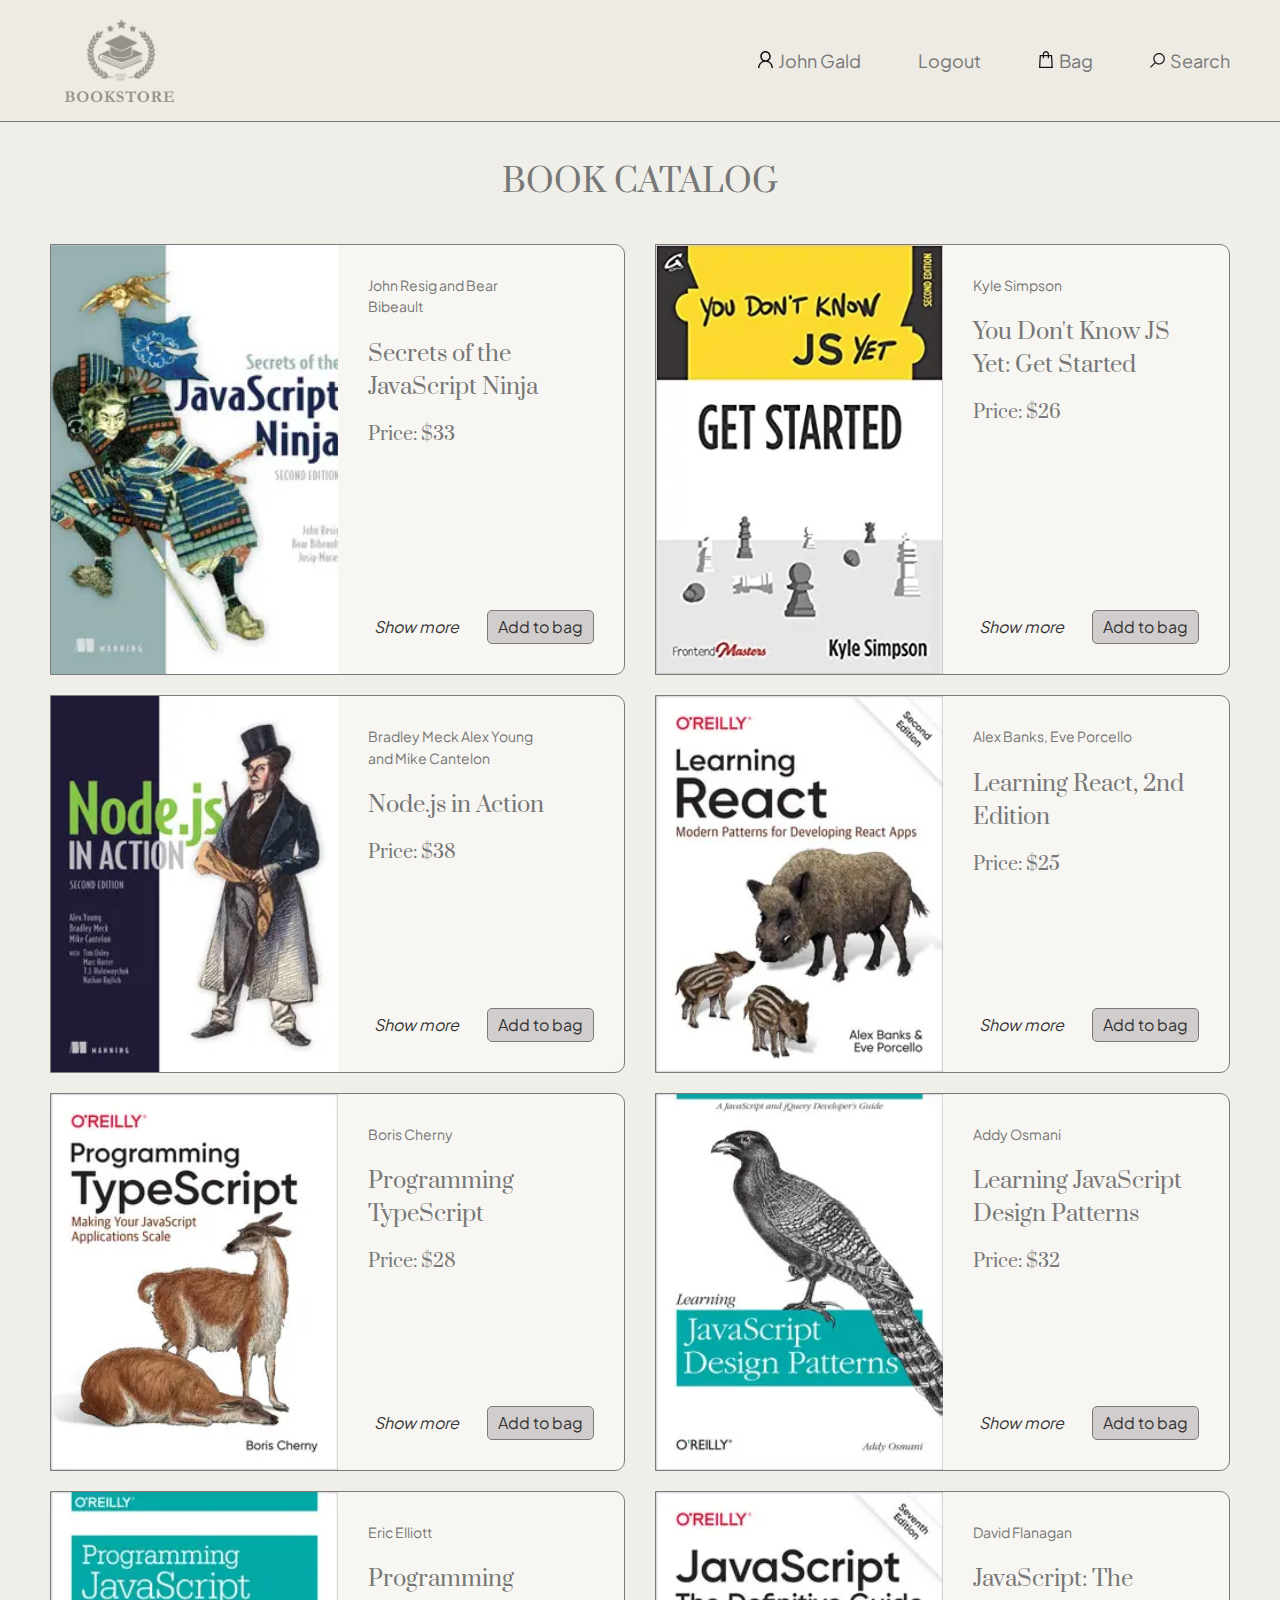
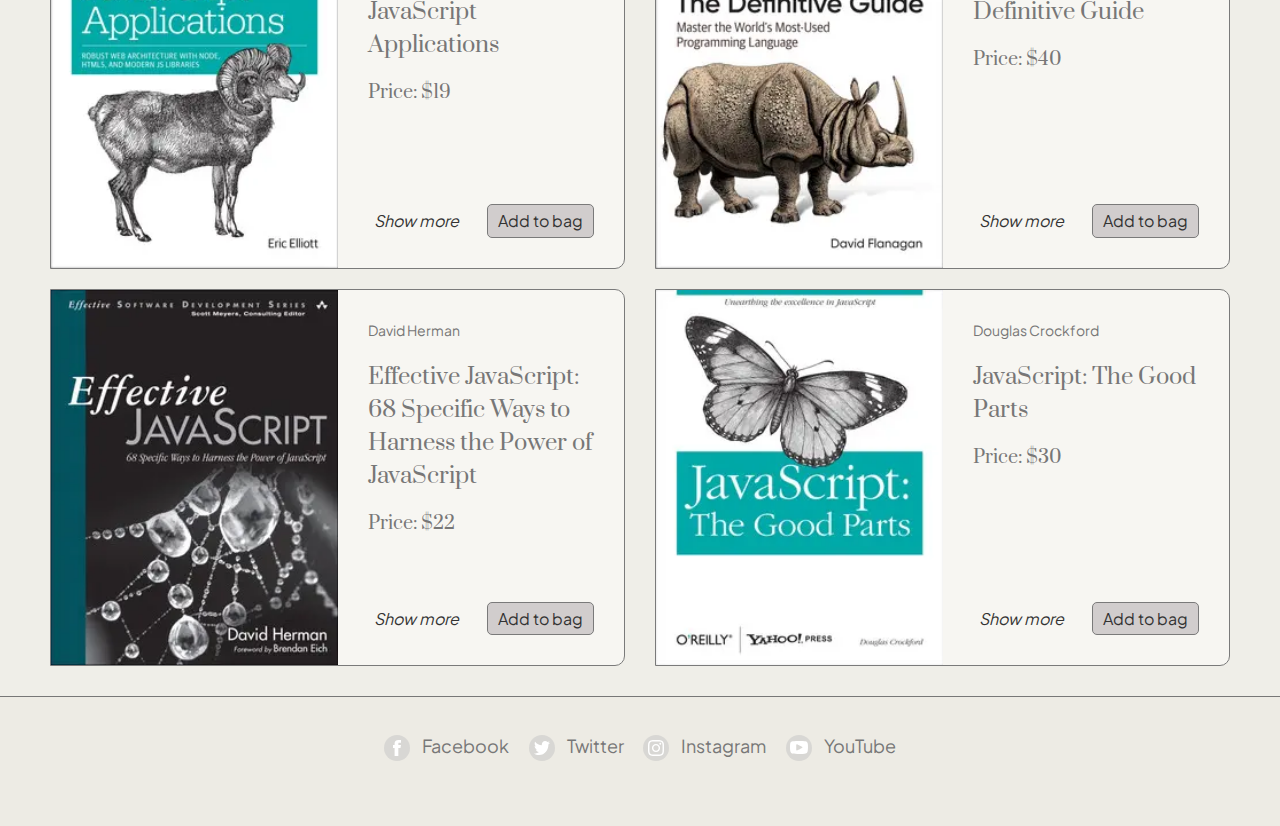
<file: books-shop/index.html>
<!DOCTYPE html>
<html lang="en">

<head>
    <meta charset="UTF-8">
    <meta http-equiv="X-UA-Compatible" content="IE=edge">
    <meta name="viewport" content="width=device-width, initial-scale=1.0">
    <meta name="description" content="PetStory Online ZOO project. Donate">
    <title>Bookstore</title>

    <link rel="preload" href="./assets/fonts/PlusJakartaSans-Regular.woff2" as="font" type="font/woff2" crossorigin>
    <link rel="preload" href="./assets/fonts/Prata-Regular.woff2" as="font" type="font/woff2" crossorigin>

    <link rel="stylesheet" href="./assets/styles/fonts.css">
    <link rel="stylesheet" href="./assets/styles/normalize.css">
    <link rel="stylesheet" href="./assets/styles/header.css">
    <link rel="stylesheet" href="./assets/styles/style.css">
    <link rel="stylesheet" href="./assets/styles/footer.css">

    <link rel="shortcut icon" href="./favicon.ico" type="image/x-icon">
    <link rel="icon" href="./favicon.ico" type="image/x-icon">

    <script defer src="./assets/js/index.js"></script>
</head>

<body>
    <div class="site-container">
        <div class="black"></div>
        <header class="header">
            <div class="header__container container">
                <a class="header__logo" href="./index.html">
                    <img src="./assets/images/logo.png" alt="Bookstore">
                </a>

                <nav class="header__nav nav">
                    <ul class="nav__list">
                        <li class="nav__item">
                            <a class="nav__link" href="#"><img class="nav__icon" src="./assets/icons/person.svg"
                                    alt="">John Gald</a>
                        </li>

                        <li class="nav__item">
                            <a class="nav__link" href="#">Logout</a>
                        </li>

                        <li class="nav__item">
                            <a class="nav__link" href="./bag.html"><img class="nav__icon" src="./assets/icons/bag.svg"
                                    alt="">Bag<span class="nav__bag"></span></a>
                        </li>

                        <li class="nav__item">
                            <a class="nav__link" href="#"><img class="nav__icon" src="./assets/icons/search.svg"
                                    alt="">Search</a>
                        </li>
                    </ul>
                </nav>
            </div>
            <h1 class="visually-hidden">Bookstore</h1>
        </header>

        <main class="main"></main>

        <footer class="footer">
            <nav class="footer__nav">
                <ul class="footer__sociallist" aria-label="We are in social nets">
                    <li class="footer__socialitem">
                        <a class="footer__sociallink facebook" href="https:\\www.facebook.com" aria-label="Facebook">
                            <svg width="26" height="26" viewbox="0 0 26 26" fill="none"
                                xmlns="http://www.w3.org/2000/svg">
                                <circle cx="13" cy="13" r="13" fill="#C4C4C4" fill-opacity="0.5" />
                                <path fill-rule="evenodd" clip-rule="evenodd"
                                    d="M17 7.75008H15.4C14.2983 7.75008 14.3334 8.14316 14.3334 8.8619V9.99991H17L16.4666 13H14.3334V21H10.6V13H9V9.99991H10.6V8.58692C10.6 6.33782 11.7974 5 14.6268 5H17V7.75008Z"
                                    fill="white" />
                            </svg>

                            <span class="socialitem_text">Facebook</span>
                        </a>
                    </li>

                    <li class="footer__socialitem">
                        <a class="footer__sociallink twitter" href="https:\\www.twitter.com" aria-label="Twitter">
                            <svg width="26" height="26" viewbox="0 0 26 26" fill="none"
                                xmlns="http://www.w3.org/2000/svg">
                                <circle cx="13" cy="13" r="13" fill="#C4C4C4" fill-opacity="0.5" />
                                <path fill-rule="evenodd" clip-rule="evenodd"
                                    d="M21 7.65713C20.4114 7.93821 19.7787 8.12837 19.1147 8.21377C19.7923 7.77623 20.313 7.08372 20.5579 6.25827C19.9237 6.6633 19.2211 6.95752 18.4734 7.11604C17.8747 6.42906 17.0216 6 16.0774 6C14.2646 6 12.7949 7.58227 12.7949 9.53414C12.7949 9.81108 12.8238 10.0809 12.8798 10.3397C10.1517 10.1923 7.73296 8.7851 6.11392 6.6467C5.83136 7.16877 5.66944 7.77589 5.66944 8.42363C5.66944 9.64979 6.24896 10.7316 7.12976 11.3655C6.59168 11.347 6.08544 11.1882 5.64304 10.9235C5.64272 10.938 5.64272 10.9529 5.64272 10.9677C5.64272 12.6802 6.77424 14.1086 8.27584 14.4334C8.00048 14.5142 7.7104 14.5576 7.41104 14.5576C7.19952 14.5576 6.99392 14.5353 6.79344 14.4939C7.2112 15.898 8.42336 16.92 9.85984 16.9485C8.73648 17.8964 7.32096 18.4615 5.78304 18.4615C5.51808 18.4615 5.2568 18.4447 5 18.412C6.45264 19.4148 8.17824 20 10.0318 20C16.0698 20 19.3715 14.6144 19.3715 9.94401C19.3715 9.79068 19.3683 9.63821 19.3621 9.4866C20.0035 8.98839 20.56 8.36589 21 7.65713"
                                    fill="white" />
                            </svg>

                            <span class="socialitem_text">Twitter</span>
                        </a>
                    </li>

                    <li class="footer__socialitem">
                        <a class="footer__sociallink instagram" href="https:\\www.instagram.com" aria-label="Instagram">
                            <svg width="26" height="26" viewbox="0 0 26 26" xmlns="http://www.w3.org/2000/svg">
                                <circle cx="13" cy="13" r="13" fill="#C4C4C4" fill-opacity="0.5" />
                                <path fill-rule="evenodd" clip-rule="evenodd"
                                    d="M9.70172 5.04829C8.8501 5.087 8.26863 5.22215 7.75974 5.42002C7.23357 5.62431 6.78768 5.89803 6.34294 6.34276C5.89791 6.78749 5.62447 7.23351 5.42017 7.75967C5.2223 8.26869 5.08701 8.85014 5.04829 9.7016C5.00929 10.5549 5 10.8272 5 13C5 15.1728 5.00929 15.4449 5.04829 16.2984C5.08701 17.1499 5.2223 17.7313 5.42017 18.24C5.62447 18.7662 5.89791 19.2125 6.34294 19.6571C6.78768 20.102 7.23357 20.3754 7.75974 20.58C8.26863 20.7779 8.8501 20.913 9.70172 20.9517C10.5551 20.9907 10.8274 21 13.0001 21C15.1729 21 15.4452 20.9907 16.2986 20.9517C17.15 20.913 17.7315 20.7779 18.2407 20.58C18.7664 20.3754 19.2127 20.102 19.6575 19.6571C20.1022 19.2125 20.3755 18.7662 20.5801 18.24C20.7778 17.7313 20.9133 17.1499 20.952 16.2984C20.991 15.4449 21 15.1728 21 13C21 10.8272 20.991 10.5549 20.952 9.7016C20.9133 8.85014 20.7778 8.26869 20.5801 7.75967C20.3755 7.23351 20.1022 6.78749 19.6575 6.34276C19.2127 5.89803 18.7664 5.62431 18.2407 5.42002C17.7315 5.22215 17.15 5.087 16.2986 5.04829C15.4452 5.00943 15.1729 5 13.0001 5C10.8274 5 10.5551 5.00943 9.70172 5.04829ZM9.76747 19.5116C8.98742 19.4761 8.56382 19.3461 8.28209 19.2364C7.9085 19.091 7.6422 18.9177 7.36218 18.6378C7.08216 18.358 6.90886 18.0915 6.76357 17.7181C6.65399 17.4362 6.52384 17.0126 6.48812 16.2326C6.44969 15.389 6.44141 15.1359 6.44141 12.9999C6.44141 10.8637 6.44969 10.6108 6.48812 9.76709C6.52384 8.9872 6.65399 8.56362 6.76357 8.28175C6.90886 7.90831 7.08216 7.64173 7.36218 7.36186C7.6422 7.08199 7.9085 6.90841 8.28209 6.76355C8.56382 6.65398 8.98742 6.52369 9.76747 6.48797C10.611 6.44954 10.8641 6.4414 13.0001 6.4414C15.1361 6.4414 15.3891 6.44954 16.233 6.48797C17.0128 6.52369 17.4364 6.65398 17.7184 6.76355C18.0918 6.90841 18.3583 7.08199 18.6382 7.36186C18.9182 7.64173 19.0913 7.90831 19.2366 8.28175C19.3462 8.56362 19.4765 8.9872 19.5122 9.76709C19.5507 10.6108 19.5585 10.8637 19.5585 12.9999C19.5585 15.1359 19.5507 15.389 19.5122 16.2326C19.4765 17.0126 19.3462 17.4362 19.2366 17.7181C19.0913 18.0915 18.9182 18.358 18.6382 18.6378C18.3583 18.9177 18.0918 19.091 17.7184 19.2364C17.4364 19.3461 17.0128 19.4761 16.233 19.5116C15.3894 19.5503 15.1364 19.5583 13.0001 19.5583C10.8641 19.5583 10.611 19.5503 9.76747 19.5116ZM16.3105 8.72943C16.3105 9.25945 16.7403 9.68947 17.2706 9.68947C17.8008 9.68947 18.2305 9.25945 18.2305 8.72943C18.2305 8.19913 17.8008 7.76954 17.2706 7.76954C16.7403 7.76954 16.3105 8.19913 16.3105 8.72943ZM8.8916 13.0002C8.8916 15.2691 10.731 17.1082 12.9999 17.1082C15.2689 17.1082 17.108 15.2691 17.108 13.0002C17.108 10.7312 15.2689 8.89203 12.9999 8.89203C10.731 8.89203 8.8916 10.7312 8.8916 13.0002ZM10.334 13.0001C10.334 11.5273 11.5278 10.3334 13.0006 10.3334C14.4734 10.3334 15.6673 11.5273 15.6673 13.0001C15.6673 14.473 14.4734 15.6668 13.0006 15.6668C11.5278 15.6668 10.334 14.473 10.334 13.0001Z"
                                    fill="white" />
                            </svg>
                            <span class="socialitem_text">Instagram</span>
                        </a>
                    </li>

                    <li class="footer__socialitem">
                        <a class="footer__sociallink youtube" href="https:\\www.youtube.com" aria-label="YouTube">
                            <svg width="26" height="26" viewbox="0 0 26 26" fill="none"
                                xmlns="http://www.w3.org/2000/svg">
                                <circle cx="13" cy="13" r="13" fill="#C4C4C4" fill-opacity="0.5" />
                                <path fill-rule="evenodd" clip-rule="evenodd"
                                    d="M16.0062 11.7728L11.4938 9.51719C11.4938 9.51719 10.2404 8.94726 10.2404 10.0186V15.031C10.2404 15.031 10.2636 15.7955 11.4938 15.2815C12.3498 14.9237 16.0062 13.0258 16.0062 13.0258C16.0062 13.0258 16.9391 12.4282 16.0062 11.7728ZM21.5213 16.7852C20.9624 18.3749 19.7669 18.5797 18.7637 18.7901C17.2852 19.1002 7.77237 19.0612 6.22922 18.5394C5.26706 18.2141 4.67503 18.0741 4.22386 15.7827C3.93499 14.3165 3.91592 10.003 4.22386 8.51494C4.52204 7.07408 5.27096 6.39753 6.73067 6.25928C10.6515 5.88785 17.205 5.94029 19.265 6.25928C21.1748 6.55486 21.5739 7.69385 21.772 8.76545C22.0927 10.5004 22.1304 15.0524 21.5213 16.7852Z"
                                    fill="white" />
                            </svg>
                            <span class="socialitem_text">YouTube</span>
                        </a>
                    </li>
                </ul>
            </nav>
        </footer>
    </div>
    <div class="modal">
        <div class="modal__content">
            <h3 class="card__title">Effective JavaScript</h3>
            <p class="modal__text">
                With JavaScript: The Good Parts, you'll discover a beautiful, elegant, lightweight and highly expressive
                language that
                lets you create effective code, whether you're managing object libraries or just trying to get Ajax to
                run
                fast. If you
                develop sites or applications for the Web, this book is an absolute must
            </p>
            <button class="btn card__button btn-gray cls-btn">Close</button>
        </div>
    </div>
</body>

</html>
</file>
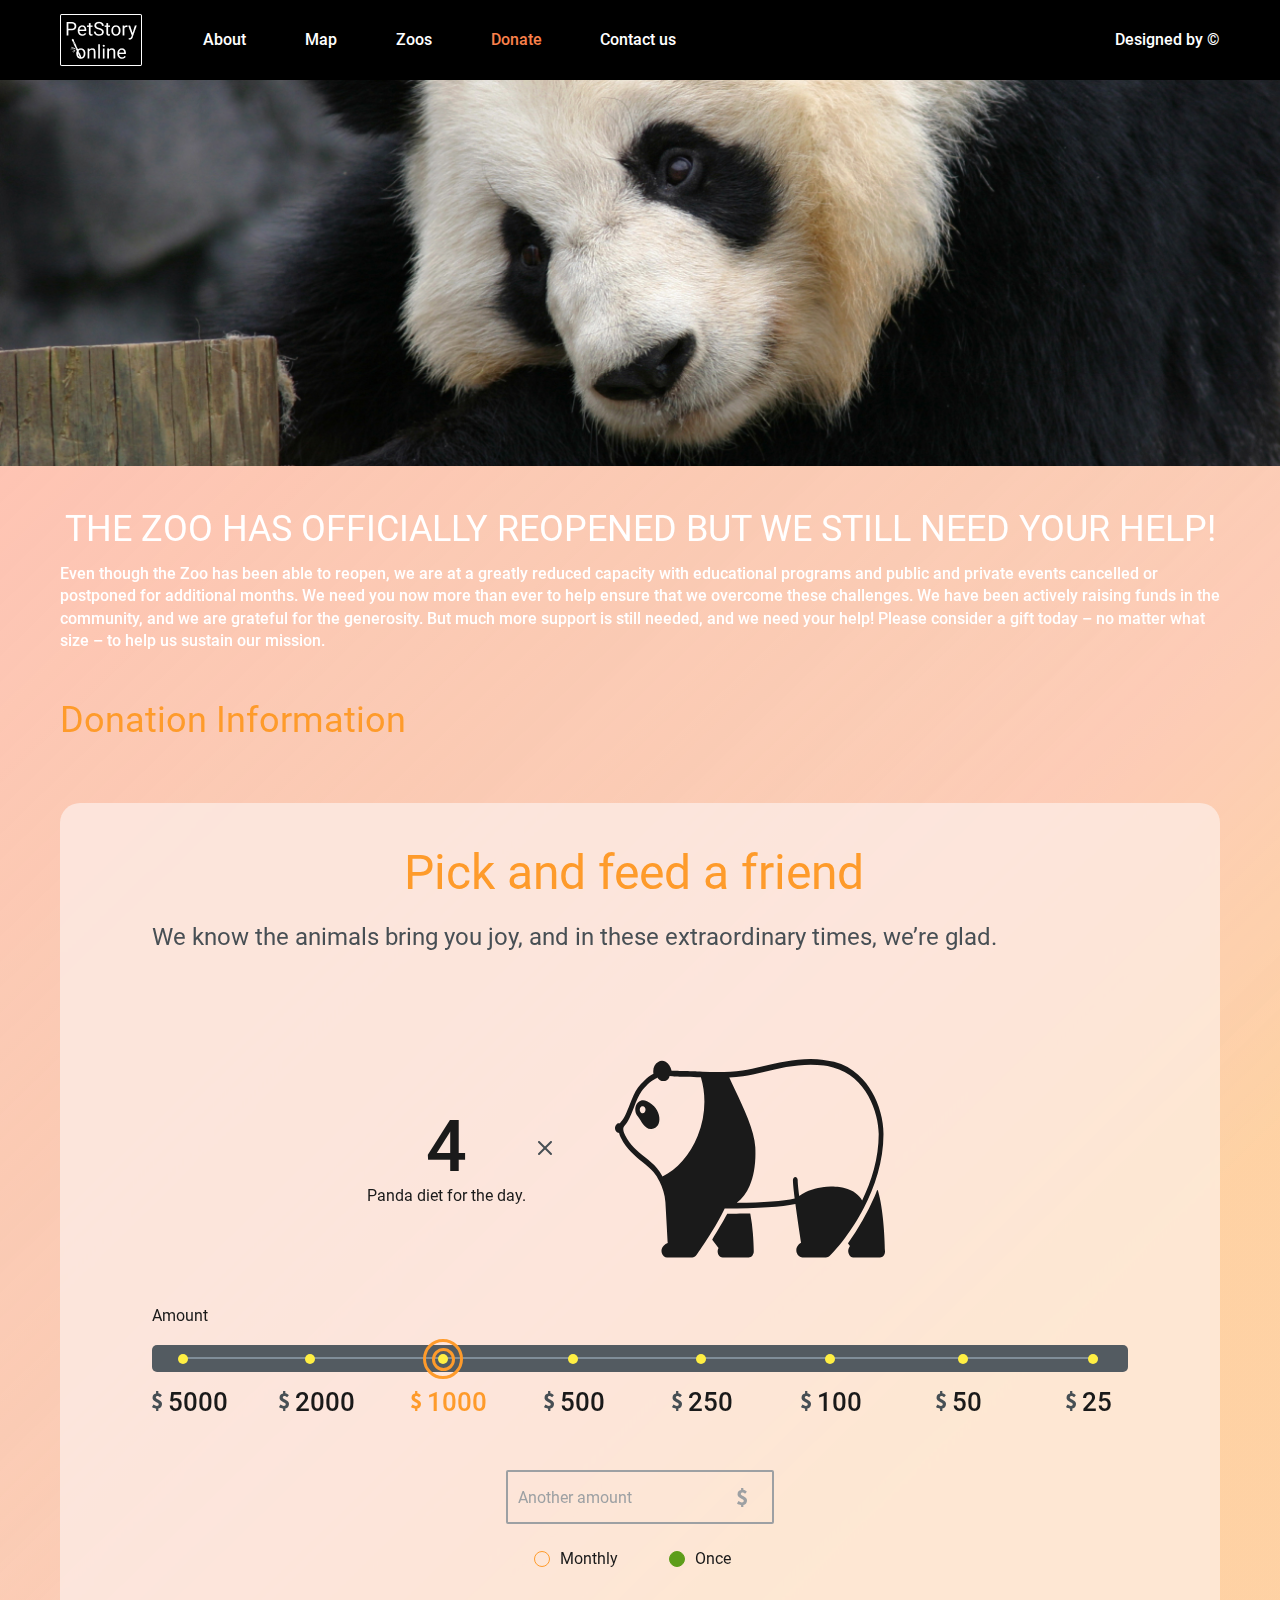
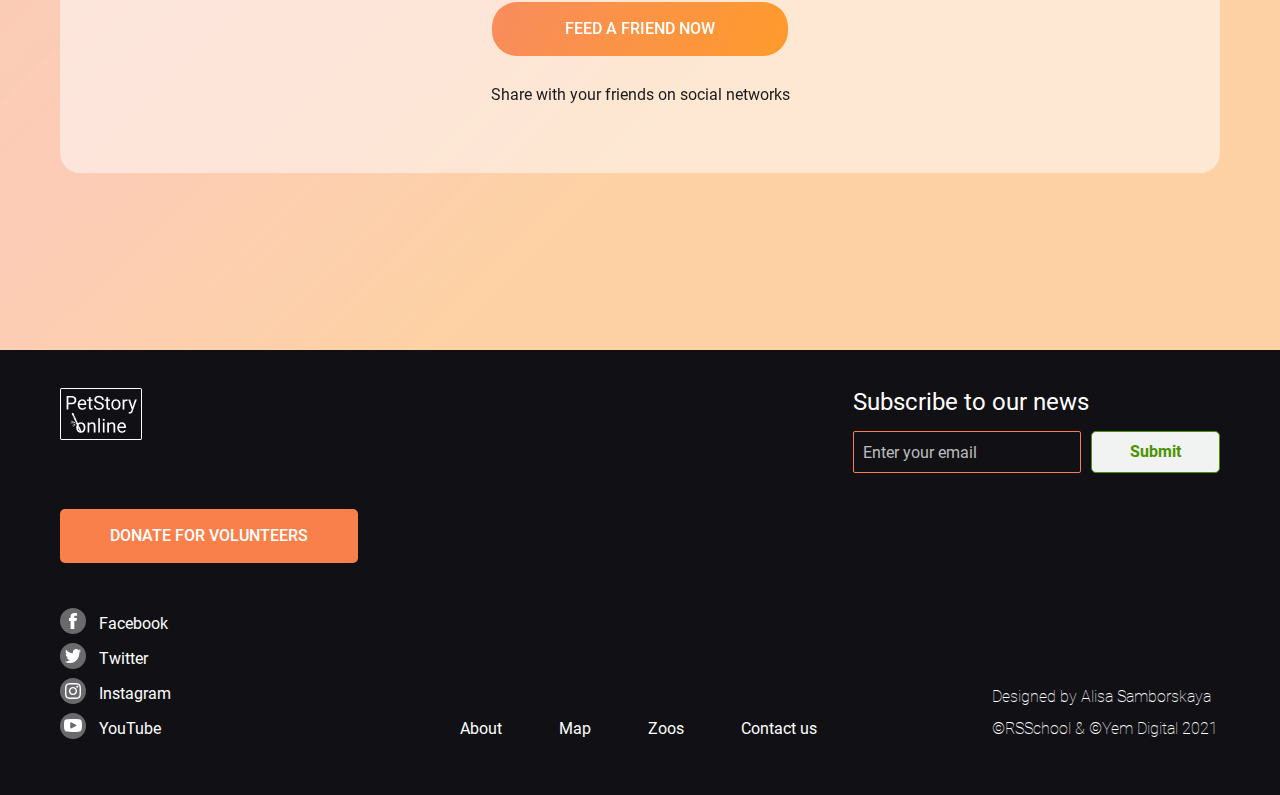
<file: online-zoo/pages/donate/index.html>
<!DOCTYPE html>
<html lang="en">

<head>
  <meta charset="UTF-8">
  <meta http-equiv="X-UA-Compatible" content="IE=edge">
  <meta name="viewport" content="width=device-width, initial-scale=1.0">
  <meta name="description" content="PetStory Online ZOO project. Donate">
  <title>Donate ZOO</title>

  <link rel="preload" href="../../assets/fonts/Roboto-Bold.woff2" as="font" type="font/woff2" crossorigin>
  <link rel="preload" href="../../assets/fonts/Roboto-Regular.woff2" as="font" type="font/woff2" crossorigin>
  <link rel="preload" href="../../assets/fonts/Roboto-Medium.woff2" as="font" type="font/woff2" crossorigin>
  <link rel="preload" href="../../assets/fonts/Roboto-Light.woff2" as="font" type="font/woff2" crossorigin>

  <link rel="stylesheet" href="../../assets/styles/fonts.css">
  <link rel="stylesheet" href="../../assets/styles/normalize.css">
  <link rel="stylesheet" href="../../assets/styles/style.css">
  <link rel="stylesheet" href="../../assets/styles/header.css">
  <link rel="stylesheet" href="style.css">
  <link rel="stylesheet" href="../../assets/styles/footer.css">
  <!--
  <script defer src="../../assets/js/index.js"></script>
  <script defer src="index.js"></script>
  -->
</head>

<body>
  <div class="site-container">
    <div class="black"></div>
    <header class="header">
      <div class="header__container container">
        <a class="header__logo" href="../main/index.html">
          <picture>
            <source srcset="../../assets/images/logo_footer.png" media="(min-width: 992px)" type="image/png">
            <source srcset="../../assets/images/logo_head_mobile.png">
            <img src="../../assets/images/logo_footer.png" alt="PetStory online">
          </picture>
        </a>

        <button class="burger__btn burger" type="submit" aria-label="Open menu">
          <span class="burger__line burger__line_line1"></span>
          <span class="burger__line burger__line_line2"></span>
          <span class="burger__line burger__line_line3"></span>
        </button>

        <div class="header__burger" id="header">
          <a class="header__logo_burger" href="../main/index.html">
            <img src="../../assets/images/logo_burger.png" alt="PetStory online">
          </a>

          <nav class="header__nav nav">
            <ul class="nav__list">
              <li class="nav__item"><a class="nav__link" href="../main/index.html">About</a></li>

              <li class="nav__item"><a class="nav__link" href="#map">Map</a></li>

              <li class="nav__item"><a class="nav__link" href="#zoos">Zoos</a></li>

              <li class="nav__item"><a class="nav__link active" href="../donate/index.html">Donate</a></li>

              <li class="nav__item"><a class="nav__link" href="#contacts">Contact&nbsp;us</a></li>
            </ul>
          </nav>

          <div class="header-top__right">
            <a class="nav__link nav__link_intro" href="https:\\www.figma.com">
              Designed&nbsp;by&nbsp;&copy;
            </a>
          </div>
        </div>
      </div>
    </header>

    <main class="main">
      <section class="hero">
        <div class="hero__container container">
          <h1 class="visually-hidden">PetStory Online</h1>
        </div>
      </section>

      <section class="feed" id="feed">
        <div class="feed__container container">
          <p class="feed__subtitle section-title">THE ZOO HAS OFFICIALLY REOPENED BUT WE STILL NEED YOUR HELP!</p>

          <p class="feed__text text_1">
            Even though the Zoo has been able to reopen, we are at a greatly reduced capacity with educational programs
            and public and
            private events cancelled or postponed for additional months. We need you now more than ever to help ensure
            that we
            overcome these challenges. We have been actively raising funds in the community, and we are grateful for the
            generosity.
            But much more support is still needed, and we need your help! Please consider a gift today – no matter what
            size – to help
            us sustain our mission.
          </p>

          <p class="feed__text text_2">
            Donation Information
          </p>

          <div class="feed__inside">
            <h2 class="feed__title section-title"> Pick and feed a friend</h2>

            <p class="feed__text text_3">
              We know the animals bring you joy, and in these extraordinary times, we&rsquo;re glad.
            </p>

            <ul class="feed__pictures feed__list">
              <li class="feed__item feed__item_0">
              </li>

              <li class="feed__item feed__item_1">
                <p class="item__number">4</p>
                <p class="item__text">Panda diet for the day.</p>
              </li>

              <li class="feed__item feed__item_2">
                <svg width="14" height="14" viewbox="0 0 14 14" fill="none" xmlns="http://www.w3.org/2000/svg">
                  <path
                    d="M1 14C0.744141 14 0.488281 13.9023 0.292969 13.707C-0.0976562 13.3164 -0.0976562 12.6836 0.292969 12.293L12.293 0.292969C12.6836 -0.0976562 13.3164 -0.0976562 13.707 0.292969C14.0977 0.683594 14.0977 1.31641 13.707 1.70703L1.70703 13.707C1.51172 13.9023 1.25586 14 1 14Z"
                    fill="#333B41" />
                  <path
                    d="M13 14C12.7441 14 12.4883 13.9023 12.293 13.707L0.292969 1.70703C-0.0976562 1.31641 -0.0976562 0.683594 0.292969 0.292969C0.683594 -0.0976562 1.31641 -0.0976562 1.70703 0.292969L13.707 12.293C14.0977 12.6836 14.0977 13.3164 13.707 13.707C13.5117 13.9023 13.2559 14 13 14Z"
                    fill="#333B41" />
                </svg>
              </li>

              <li class="feed__item feed__item_3">
                <svg width="284" height="246" viewbox="0 0 284 246" fill="none" xmlns="http://www.w3.org/2000/svg">
                  <path
                    d="M248.818 196.012C259.667 175.031 268.492 149.302 268.492 121.882C268.492 108.109 264.189 92.4516 256.983 80.0005C250.681 69.113 238.996 55.0466 219.099 49.8605C193.918 43.298 168.405 49.4179 147.905 54.336C140.497 56.1132 133.499 57.7918 127.505 58.6219C114.063 60.4819 99.861 60.2094 87.6527 59.7377H87.6447C85.7346 59.6638 83.8685 59.5854 82.0672 59.5095C74.354 59.1839 56.5905 58.8716 56.5905 58.8716C55.6211 54.7508 53.4112 51.3747 50.6527 49.8162C49.484 49.167 48.2082 48.8379 46.9188 48.8531C45.6294 48.8683 44.3593 49.2274 43.2017 49.9041C39.4074 51.9519 37.588 56.502 38.4481 61.6388C32.3687 64.7595 26.4293 70.9711 22.8271 75.8557C19.7343 80.0492 17.1116 86.6705 14.5743 93.0737C11.9909 99.5951 9.31994 106.338 6.64684 109.061C5.9925 109.722 5.41381 110.483 4.92562 111.323C4.91713 111.323 4.90864 111.318 4.89962 111.316C4.34066 111.182 3.76434 111.188 3.20763 111.335C2.65092 111.482 2.12611 111.766 1.66685 112.168C1.20759 112.571 0.824019 113.084 0.540739 113.673C0.257459 114.263 0.0807214 114.917 0.0218613 115.592C-0.0369987 116.268 0.0233178 116.951 0.198943 117.597C0.374568 118.244 0.661624 118.839 1.0417 119.346C1.42178 119.852 1.88649 120.258 2.40603 120.538C2.92557 120.818 3.48848 120.966 4.05864 120.971C4.54128 122.763 5.19313 124.483 6.00165 126.1C11.3807 137.133 19.8898 143.992 27.3971 150.042C31.5356 153.378 35.4439 156.529 38.472 160.048C40.7437 162.78 42.7198 165.84 44.3541 169.157C44.3721 169.199 44.396 169.235 44.4156 169.276C47.4893 175.404 49.9274 182.881 50.3826 190.022C50.9583 199.044 52.3203 223.404 52.7485 231.098C51.2693 231.659 49.8817 232.518 48.646 233.637C47.7266 234.465 47.0521 235.62 46.7199 236.935C46.3877 238.251 46.4151 239.658 46.798 240.953C47.1615 242.275 47.8684 243.425 48.8166 244.237C49.7647 245.049 50.905 245.481 52.0725 245.469H77.215C78.025 245.471 78.8253 245.26 79.5597 244.853C80.2941 244.446 80.9446 243.852 81.4655 243.113C87.026 235.234 100.896 214.929 109.674 196.507C143.654 196.467 166.86 194.998 180.397 192.018C182.413 207.207 185.076 224.514 186.05 230.756C185.209 231.225 184.415 231.801 183.68 232.475C182.674 233.4 181.936 234.676 181.57 236.124C181.203 237.573 181.226 239.123 181.636 240.555C182.045 241.988 182.821 243.232 183.853 244.113C184.886 244.994 186.124 245.468 187.394 245.468H210.961C212.355 245.467 213.706 244.896 214.79 243.852C222.562 236.34 236.783 219.18 248.642 196.355C248.707 196.245 248.766 196.131 248.818 196.012ZM82.7384 123.819C75.1366 142.801 61.7558 158.156 47.5021 164.419C45.8655 161.368 43.9567 158.537 41.8089 155.976C38.4747 152.101 34.3944 148.812 30.0744 145.33C22.6462 139.342 14.9627 133.15 10.1323 123.242C7.19176 117.211 8.29007 114.875 9.75131 113.387C13.2033 109.871 15.9677 102.892 18.8949 95.5027C21.29 89.4555 23.7668 83.2028 26.416 79.6124C29.6218 75.2646 35.323 69.2521 40.84 66.6157C41.382 66.3558 41.8693 65.9569 42.2673 65.4474C45.2832 70.6999 52.4662 69.9254 54.2692 65.1426C54.3949 64.799 54.4882 64.4398 54.5472 64.0717C62.1394 65.2482 74.2368 64.8714 81.899 65.1964C83.1979 65.2514 84.5371 65.307 85.8932 65.3614C91.4809 84.0582 90.3788 104.741 82.7384 123.819ZM229.255 175.936C224.804 174.95 202.711 170.969 184.181 183.909C183.3 176.773 182.699 170.838 182.699 167.937C182.699 167.183 182.447 166.459 182 165.926C181.552 165.392 180.945 165.092 180.311 165.092C179.678 165.092 179.071 165.392 178.623 165.926C178.175 166.459 177.924 167.183 177.924 167.937C177.924 171.306 178.645 178.248 179.668 186.393C168.107 188.967 149.042 190.399 121.715 190.739C127.155 186.803 131.493 181.153 134.661 173.804C139.073 163.576 141.023 150.251 140.3 135.268C139.486 118.387 128.6 95.65 119.852 77.3825C117.826 73.1523 115.886 69.1004 114.27 65.5144C118.871 65.2899 123.497 64.9043 128.054 64.2733C134.245 63.4173 141.337 61.7153 148.845 59.911C168.907 55.0978 193.875 49.1075 218.076 55.4165C251.326 64.0856 263.716 100.786 263.716 121.882C263.716 146.163 256.475 169.109 247.132 188.388C244.389 183.5 238.673 178.023 229.255 175.936Z"
                    fill="black" />
                  <path
                    d="M32.0017 89.2392C22.3919 84.8144 16.8025 97.2411 22.9183 104.539C26.2626 108.527 29.4418 117.769 36.7085 117.003C48.2537 115.788 47.1906 96.2253 32.0017 89.2392ZM27.6484 101.263C27.0785 101.263 26.5214 101.059 26.0475 100.676C25.5737 100.294 25.2044 99.7506 24.9863 99.1148C24.7682 98.479 24.7112 97.7794 24.8223 97.1045C24.9335 96.4296 25.2079 95.8096 25.6109 95.323C26.0139 94.8364 26.5273 94.505 27.0862 94.3708C27.6452 94.2365 28.2245 94.3055 28.751 94.5688C29.2775 94.8321 29.7275 95.2781 30.0442 95.8503C30.3608 96.4225 30.5298 97.0952 30.5298 97.7833C30.5296 98.706 30.226 99.5909 29.6857 100.243C29.1453 100.896 28.4125 101.262 27.6484 101.263Z"
                    fill="black" />
                  <path
                    d="M135.331 201.951C135.301 201.811 135.233 201.687 135.136 201.599C135.04 201.511 134.921 201.464 134.799 201.465C132.193 201.498 118.399 201.668 112.55 201.696C112.46 201.695 112.372 201.722 112.293 201.774C112.214 201.825 112.148 201.9 112.101 201.99C108.342 209.044 101.747 220.019 97.3921 227.164C97.3204 227.282 97.285 227.425 97.2918 227.57C97.2986 227.715 97.3472 227.852 97.4295 227.96L103.515 236.012L103.45 236.127C103.429 236.172 103.402 236.216 103.38 236.261C102.905 237.179 102.646 238.23 102.63 239.306C102.613 240.382 102.84 241.443 103.286 242.381C103.732 243.319 104.382 244.099 105.169 244.642C105.955 245.185 106.85 245.471 107.762 245.47H133.641C134.325 245.469 135.003 245.307 135.633 244.993C136.264 244.679 136.835 244.219 137.313 243.641C137.791 243.062 138.166 242.376 138.416 241.624C138.666 240.872 138.787 240.068 138.77 239.26C138.683 235.097 138.456 228.562 137.892 221.47C137.426 214.901 136.57 208.379 135.331 201.951Z"
                    fill="black" />
                  <path
                    d="M262.923 178.544C262.888 178.422 262.824 178.316 262.738 178.239C262.652 178.163 262.549 178.12 262.443 178.116C262.336 178.113 262.231 178.148 262.142 178.218C262.053 178.288 261.983 178.39 261.942 178.509C261.238 180.589 260.447 182.625 259.574 184.608C252.27 201.22 243.413 216.754 233.177 230.901C233.09 231.02 233.043 231.174 233.045 231.334C233.047 231.493 233.099 231.645 233.19 231.76L234.959 234.026C234.439 234.773 234.003 235.6 233.662 236.486C233.295 237.466 233.139 238.541 233.207 239.614C233.275 240.686 233.565 241.72 234.051 242.62C234.483 243.476 235.086 244.185 235.804 244.684C236.522 245.182 237.331 245.452 238.158 245.47H265.024C265.688 245.469 266.345 245.308 266.956 244.995C267.567 244.683 268.121 244.225 268.584 243.648C269.048 243.072 269.411 242.39 269.654 241.64C269.897 240.891 270.014 240.09 269.999 239.285C269.733 226.33 268.499 197.618 262.923 178.544Z"
                    fill="black" />
                </svg>
              </li>

            </ul>

            <div class="val__form">
              <form class="feed__form" action="#" autocomplete="on" method="POST">
                <div class="feed__form_group" style="width: 100%;">
                  <label class="feed__bar_label" for="progress-bar">Amount</label> <br>
                  <progress class="visually-hidden" id="progress-bar" value="$1000" max="$5000">70 %</progress>

                  <div class="feed__bar">
                    <div class="feed__bar_line"></div>
                  </div>

                  <div class="form__custom">
                    <ul class="feed__bar_list">
                      <li class="feed__bar_item feed__bar_item5000">
                        <div class="feed__bar_round">
                          <div class="round"></div>
                        </div>

                        <p class="feed__bar_text">
                          <svg width="10" height="20" viewbox="0 0 10 20" fill="none"
                            xmlns="http://www.w3.org/2000/svg">
                            <path
                              d="M8.07792 6.25974C7.66234 5.87013 7.24675 5.58442 6.85714 5.37662C6.46753 5.19481 6.02597 5.09091 5.53247 5.09091C4.96104 5.09091 4.54545 5.22078 4.25974 5.45455C3.97403 5.68831 3.81818 6.07792 3.81818 6.5974C3.81818 6.96104 3.97403 7.2987 4.28571 7.53247C4.5974 7.79221 4.96104 8.02597 5.42857 8.25974C5.8961 8.49351 6.38961 8.72727 6.90909 8.98701C7.42857 9.24675 7.92208 9.53247 8.38961 9.8961C8.85714 10.2597 9.22078 10.6753 9.53247 11.1948C9.84416 11.7143 10 12.3377 10 13.0649C10 14.1818 9.68831 15.1429 9.09091 15.9481C8.49351 16.7532 7.55844 17.2727 6.36364 17.5584V20H4.1039V17.6623C3.42857 17.5844 2.7013 17.4026 1.94805 17.0909C1.19481 16.7792 0.545455 16.3896 0 15.8961L1.50649 13.5844C2.1039 14.026 2.67532 14.3636 3.19481 14.5974C3.74026 14.8312 4.28571 14.9351 4.83117 14.9351C5.48052 14.9351 5.97403 14.8052 6.25974 14.5455C6.57143 14.2857 6.72727 13.8701 6.72727 13.3247C6.72727 12.9091 6.57143 12.5714 6.25974 12.2857C5.94805 12 5.58442 11.7403 5.11688 11.4805C4.64935 11.2208 4.15584 10.961 3.63636 10.7013C3.11688 10.4416 2.62338 10.1299 2.15584 9.76623C1.68831 9.4026 1.32468 8.98701 1.01299 8.49351C0.701299 8 0.545455 7.42857 0.545455 6.72727C0.545455 5.58442 0.857143 4.62338 1.48052 3.87013C2.1039 3.11688 2.98701 2.62338 4.07792 2.41558V0H6.33766V2.36364C7.09091 2.46753 7.74026 2.7013 8.31169 3.03896C8.88312 3.37662 9.37662 3.79221 9.84416 4.28571L8.07792 6.25974Z"
                              fill="#333B41" />
                          </svg> 5000
                        </p>
                      </li>

                      <li class="feed__bar_item feed__bar_item2000">
                        <div class="feed__bar_round">
                          <div class="round"></div>
                        </div>

                        <p class="feed__bar_text">
                          <svg width="10" height="20" viewbox="0 0 10 20" fill="none"
                            xmlns="http://www.w3.org/2000/svg">
                            <path
                              d="M8.07792 6.25974C7.66234 5.87013 7.24675 5.58442 6.85714 5.37662C6.46753 5.19481 6.02597 5.09091 5.53247 5.09091C4.96104 5.09091 4.54545 5.22078 4.25974 5.45455C3.97403 5.68831 3.81818 6.07792 3.81818 6.5974C3.81818 6.96104 3.97403 7.2987 4.28571 7.53247C4.5974 7.79221 4.96104 8.02597 5.42857 8.25974C5.8961 8.49351 6.38961 8.72727 6.90909 8.98701C7.42857 9.24675 7.92208 9.53247 8.38961 9.8961C8.85714 10.2597 9.22078 10.6753 9.53247 11.1948C9.84416 11.7143 10 12.3377 10 13.0649C10 14.1818 9.68831 15.1429 9.09091 15.9481C8.49351 16.7532 7.55844 17.2727 6.36364 17.5584V20H4.1039V17.6623C3.42857 17.5844 2.7013 17.4026 1.94805 17.0909C1.19481 16.7792 0.545455 16.3896 0 15.8961L1.50649 13.5844C2.1039 14.026 2.67532 14.3636 3.19481 14.5974C3.74026 14.8312 4.28571 14.9351 4.83117 14.9351C5.48052 14.9351 5.97403 14.8052 6.25974 14.5455C6.57143 14.2857 6.72727 13.8701 6.72727 13.3247C6.72727 12.9091 6.57143 12.5714 6.25974 12.2857C5.94805 12 5.58442 11.7403 5.11688 11.4805C4.64935 11.2208 4.15584 10.961 3.63636 10.7013C3.11688 10.4416 2.62338 10.1299 2.15584 9.76623C1.68831 9.4026 1.32468 8.98701 1.01299 8.49351C0.701299 8 0.545455 7.42857 0.545455 6.72727C0.545455 5.58442 0.857143 4.62338 1.48052 3.87013C2.1039 3.11688 2.98701 2.62338 4.07792 2.41558V0H6.33766V2.36364C7.09091 2.46753 7.74026 2.7013 8.31169 3.03896C8.88312 3.37662 9.37662 3.79221 9.84416 4.28571L8.07792 6.25974Z"
                              fill="#333B41" />
                          </svg> 2000
                        </p>
                      </li>

                      <li class="feed__bar_item feed__bar_item1000 item_active">
                        <div class="feed__bar_round">
                          <div class="round"></div>
                        </div>

                        <p class="feed__bar_text">
                          <svg width="10" height="20" viewbox="0 0 10 20" fill="#333B41"
                            xmlns="http://www.w3.org/2000/svg">
                            <path
                              d="M8.07792 6.25974C7.66234 5.87013 7.24675 5.58442 6.85714 5.37662C6.46753 5.19481 6.02597 5.09091 5.53247 5.09091C4.96104 5.09091 4.54545 5.22078 4.25974 5.45455C3.97403 5.68831 3.81818 6.07792 3.81818 6.5974C3.81818 6.96104 3.97403 7.2987 4.28571 7.53247C4.5974 7.79221 4.96104 8.02597 5.42857 8.25974C5.8961 8.49351 6.38961 8.72727 6.90909 8.98701C7.42857 9.24675 7.92208 9.53247 8.38961 9.8961C8.85714 10.2597 9.22078 10.6753 9.53247 11.1948C9.84416 11.7143 10 12.3377 10 13.0649C10 14.1818 9.68831 15.1429 9.09091 15.9481C8.49351 16.7532 7.55844 17.2727 6.36364 17.5584V20H4.1039V17.6623C3.42857 17.5844 2.7013 17.4026 1.94805 17.0909C1.19481 16.7792 0.545455 16.3896 0 15.8961L1.50649 13.5844C2.1039 14.026 2.67532 14.3636 3.19481 14.5974C3.74026 14.8312 4.28571 14.9351 4.83117 14.9351C5.48052 14.9351 5.97403 14.8052 6.25974 14.5455C6.57143 14.2857 6.72727 13.8701 6.72727 13.3247C6.72727 12.9091 6.57143 12.5714 6.25974 12.2857C5.94805 12 5.58442 11.7403 5.11688 11.4805C4.64935 11.2208 4.15584 10.961 3.63636 10.7013C3.11688 10.4416 2.62338 10.1299 2.15584 9.76623C1.68831 9.4026 1.32468 8.98701 1.01299 8.49351C0.701299 8 0.545455 7.42857 0.545455 6.72727C0.545455 5.58442 0.857143 4.62338 1.48052 3.87013C2.1039 3.11688 2.98701 2.62338 4.07792 2.41558V0H6.33766V2.36364C7.09091 2.46753 7.74026 2.7013 8.31169 3.03896C8.88312 3.37662 9.37662 3.79221 9.84416 4.28571L8.07792 6.25974Z" />
                          </svg> 1000
                        </p>
                      </li>

                      <li class="feed__bar_item feed__bar_item500">
                        <div class="feed__bar_round">
                          <div class="round"></div>
                        </div>

                        <p class="feed__bar_text">
                          <svg width="10" height="20" viewbox="0 0 10 20" fill="none"
                            xmlns="http://www.w3.org/2000/svg">
                            <path
                              d="M8.07792 6.25974C7.66234 5.87013 7.24675 5.58442 6.85714 5.37662C6.46753 5.19481 6.02597 5.09091 5.53247 5.09091C4.96104 5.09091 4.54545 5.22078 4.25974 5.45455C3.97403 5.68831 3.81818 6.07792 3.81818 6.5974C3.81818 6.96104 3.97403 7.2987 4.28571 7.53247C4.5974 7.79221 4.96104 8.02597 5.42857 8.25974C5.8961 8.49351 6.38961 8.72727 6.90909 8.98701C7.42857 9.24675 7.92208 9.53247 8.38961 9.8961C8.85714 10.2597 9.22078 10.6753 9.53247 11.1948C9.84416 11.7143 10 12.3377 10 13.0649C10 14.1818 9.68831 15.1429 9.09091 15.9481C8.49351 16.7532 7.55844 17.2727 6.36364 17.5584V20H4.1039V17.6623C3.42857 17.5844 2.7013 17.4026 1.94805 17.0909C1.19481 16.7792 0.545455 16.3896 0 15.8961L1.50649 13.5844C2.1039 14.026 2.67532 14.3636 3.19481 14.5974C3.74026 14.8312 4.28571 14.9351 4.83117 14.9351C5.48052 14.9351 5.97403 14.8052 6.25974 14.5455C6.57143 14.2857 6.72727 13.8701 6.72727 13.3247C6.72727 12.9091 6.57143 12.5714 6.25974 12.2857C5.94805 12 5.58442 11.7403 5.11688 11.4805C4.64935 11.2208 4.15584 10.961 3.63636 10.7013C3.11688 10.4416 2.62338 10.1299 2.15584 9.76623C1.68831 9.4026 1.32468 8.98701 1.01299 8.49351C0.701299 8 0.545455 7.42857 0.545455 6.72727C0.545455 5.58442 0.857143 4.62338 1.48052 3.87013C2.1039 3.11688 2.98701 2.62338 4.07792 2.41558V0H6.33766V2.36364C7.09091 2.46753 7.74026 2.7013 8.31169 3.03896C8.88312 3.37662 9.37662 3.79221 9.84416 4.28571L8.07792 6.25974Z"
                              fill="#333B41" />
                          </svg> 500
                        </p>
                      </li>

                      <li class="feed__bar_item feed__bar_item250">
                        <div class="feed__bar_round">
                          <div class="round"></div>
                        </div>

                        <p class="feed__bar_text">
                          <svg width="10" height="20" viewbox="0 0 10 20" fill="none"
                            xmlns="http://www.w3.org/2000/svg">
                            <path
                              d="M8.07792 6.25974C7.66234 5.87013 7.24675 5.58442 6.85714 5.37662C6.46753 5.19481 6.02597 5.09091 5.53247 5.09091C4.96104 5.09091 4.54545 5.22078 4.25974 5.45455C3.97403 5.68831 3.81818 6.07792 3.81818 6.5974C3.81818 6.96104 3.97403 7.2987 4.28571 7.53247C4.5974 7.79221 4.96104 8.02597 5.42857 8.25974C5.8961 8.49351 6.38961 8.72727 6.90909 8.98701C7.42857 9.24675 7.92208 9.53247 8.38961 9.8961C8.85714 10.2597 9.22078 10.6753 9.53247 11.1948C9.84416 11.7143 10 12.3377 10 13.0649C10 14.1818 9.68831 15.1429 9.09091 15.9481C8.49351 16.7532 7.55844 17.2727 6.36364 17.5584V20H4.1039V17.6623C3.42857 17.5844 2.7013 17.4026 1.94805 17.0909C1.19481 16.7792 0.545455 16.3896 0 15.8961L1.50649 13.5844C2.1039 14.026 2.67532 14.3636 3.19481 14.5974C3.74026 14.8312 4.28571 14.9351 4.83117 14.9351C5.48052 14.9351 5.97403 14.8052 6.25974 14.5455C6.57143 14.2857 6.72727 13.8701 6.72727 13.3247C6.72727 12.9091 6.57143 12.5714 6.25974 12.2857C5.94805 12 5.58442 11.7403 5.11688 11.4805C4.64935 11.2208 4.15584 10.961 3.63636 10.7013C3.11688 10.4416 2.62338 10.1299 2.15584 9.76623C1.68831 9.4026 1.32468 8.98701 1.01299 8.49351C0.701299 8 0.545455 7.42857 0.545455 6.72727C0.545455 5.58442 0.857143 4.62338 1.48052 3.87013C2.1039 3.11688 2.98701 2.62338 4.07792 2.41558V0H6.33766V2.36364C7.09091 2.46753 7.74026 2.7013 8.31169 3.03896C8.88312 3.37662 9.37662 3.79221 9.84416 4.28571L8.07792 6.25974Z"
                              fill="#333B41" />
                          </svg> 250
                        </p>
                      </li>

                      <li class="feed__bar_item feed__bar_item100">
                        <div class="feed__bar_round">
                          <div class="round"></div>
                        </div>

                        <p class="feed__bar_text">
                          <svg width="10" height="20" viewbox="0 0 10 20" fill="none"
                            xmlns="http://www.w3.org/2000/svg">
                            <path
                              d="M8.07792 6.25974C7.66234 5.87013 7.24675 5.58442 6.85714 5.37662C6.46753 5.19481 6.02597 5.09091 5.53247 5.09091C4.96104 5.09091 4.54545 5.22078 4.25974 5.45455C3.97403 5.68831 3.81818 6.07792 3.81818 6.5974C3.81818 6.96104 3.97403 7.2987 4.28571 7.53247C4.5974 7.79221 4.96104 8.02597 5.42857 8.25974C5.8961 8.49351 6.38961 8.72727 6.90909 8.98701C7.42857 9.24675 7.92208 9.53247 8.38961 9.8961C8.85714 10.2597 9.22078 10.6753 9.53247 11.1948C9.84416 11.7143 10 12.3377 10 13.0649C10 14.1818 9.68831 15.1429 9.09091 15.9481C8.49351 16.7532 7.55844 17.2727 6.36364 17.5584V20H4.1039V17.6623C3.42857 17.5844 2.7013 17.4026 1.94805 17.0909C1.19481 16.7792 0.545455 16.3896 0 15.8961L1.50649 13.5844C2.1039 14.026 2.67532 14.3636 3.19481 14.5974C3.74026 14.8312 4.28571 14.9351 4.83117 14.9351C5.48052 14.9351 5.97403 14.8052 6.25974 14.5455C6.57143 14.2857 6.72727 13.8701 6.72727 13.3247C6.72727 12.9091 6.57143 12.5714 6.25974 12.2857C5.94805 12 5.58442 11.7403 5.11688 11.4805C4.64935 11.2208 4.15584 10.961 3.63636 10.7013C3.11688 10.4416 2.62338 10.1299 2.15584 9.76623C1.68831 9.4026 1.32468 8.98701 1.01299 8.49351C0.701299 8 0.545455 7.42857 0.545455 6.72727C0.545455 5.58442 0.857143 4.62338 1.48052 3.87013C2.1039 3.11688 2.98701 2.62338 4.07792 2.41558V0H6.33766V2.36364C7.09091 2.46753 7.74026 2.7013 8.31169 3.03896C8.88312 3.37662 9.37662 3.79221 9.84416 4.28571L8.07792 6.25974Z"
                              fill="#333B41" />
                          </svg> 100
                        </p>
                      </li>

                      <li class="feed__bar_item feed__bar_item50">
                        <div class="feed__bar_round">
                          <div class="round"></div>
                        </div>

                        <p class="feed__bar_text">
                          <svg width="10" height="20" viewbox="0 0 10 20" fill="#333B41"
                            xmlns="http://www.w3.org/2000/svg">
                            <path
                              d="M8.07792 6.25974C7.66234 5.87013 7.24675 5.58442 6.85714 5.37662C6.46753 5.19481 6.02597 5.09091 5.53247 5.09091C4.96104 5.09091 4.54545 5.22078 4.25974 5.45455C3.97403 5.68831 3.81818 6.07792 3.81818 6.5974C3.81818 6.96104 3.97403 7.2987 4.28571 7.53247C4.5974 7.79221 4.96104 8.02597 5.42857 8.25974C5.8961 8.49351 6.38961 8.72727 6.90909 8.98701C7.42857 9.24675 7.92208 9.53247 8.38961 9.8961C8.85714 10.2597 9.22078 10.6753 9.53247 11.1948C9.84416 11.7143 10 12.3377 10 13.0649C10 14.1818 9.68831 15.1429 9.09091 15.9481C8.49351 16.7532 7.55844 17.2727 6.36364 17.5584V20H4.1039V17.6623C3.42857 17.5844 2.7013 17.4026 1.94805 17.0909C1.19481 16.7792 0.545455 16.3896 0 15.8961L1.50649 13.5844C2.1039 14.026 2.67532 14.3636 3.19481 14.5974C3.74026 14.8312 4.28571 14.9351 4.83117 14.9351C5.48052 14.9351 5.97403 14.8052 6.25974 14.5455C6.57143 14.2857 6.72727 13.8701 6.72727 13.3247C6.72727 12.9091 6.57143 12.5714 6.25974 12.2857C5.94805 12 5.58442 11.7403 5.11688 11.4805C4.64935 11.2208 4.15584 10.961 3.63636 10.7013C3.11688 10.4416 2.62338 10.1299 2.15584 9.76623C1.68831 9.4026 1.32468 8.98701 1.01299 8.49351C0.701299 8 0.545455 7.42857 0.545455 6.72727C0.545455 5.58442 0.857143 4.62338 1.48052 3.87013C2.1039 3.11688 2.98701 2.62338 4.07792 2.41558V0H6.33766V2.36364C7.09091 2.46753 7.74026 2.7013 8.31169 3.03896C8.88312 3.37662 9.37662 3.79221 9.84416 4.28571L8.07792 6.25974Z" />
                          </svg> 50
                        </p>
                      </li>

                      <li class="feed__bar_item feed__bar_item25">
                        <div class="feed__bar_round">
                          <div class="round"></div>
                        </div>

                        <p class="feed__bar_text">
                          <svg width="10" height="20" viewbox="0 0 10 20" fill="none"
                            xmlns="http://www.w3.org/2000/svg">
                            <path
                              d="M8.07792 6.25974C7.66234 5.87013 7.24675 5.58442 6.85714 5.37662C6.46753 5.19481 6.02597 5.09091 5.53247 5.09091C4.96104 5.09091 4.54545 5.22078 4.25974 5.45455C3.97403 5.68831 3.81818 6.07792 3.81818 6.5974C3.81818 6.96104 3.97403 7.2987 4.28571 7.53247C4.5974 7.79221 4.96104 8.02597 5.42857 8.25974C5.8961 8.49351 6.38961 8.72727 6.90909 8.98701C7.42857 9.24675 7.92208 9.53247 8.38961 9.8961C8.85714 10.2597 9.22078 10.6753 9.53247 11.1948C9.84416 11.7143 10 12.3377 10 13.0649C10 14.1818 9.68831 15.1429 9.09091 15.9481C8.49351 16.7532 7.55844 17.2727 6.36364 17.5584V20H4.1039V17.6623C3.42857 17.5844 2.7013 17.4026 1.94805 17.0909C1.19481 16.7792 0.545455 16.3896 0 15.8961L1.50649 13.5844C2.1039 14.026 2.67532 14.3636 3.19481 14.5974C3.74026 14.8312 4.28571 14.9351 4.83117 14.9351C5.48052 14.9351 5.97403 14.8052 6.25974 14.5455C6.57143 14.2857 6.72727 13.8701 6.72727 13.3247C6.72727 12.9091 6.57143 12.5714 6.25974 12.2857C5.94805 12 5.58442 11.7403 5.11688 11.4805C4.64935 11.2208 4.15584 10.961 3.63636 10.7013C3.11688 10.4416 2.62338 10.1299 2.15584 9.76623C1.68831 9.4026 1.32468 8.98701 1.01299 8.49351C0.701299 8 0.545455 7.42857 0.545455 6.72727C0.545455 5.58442 0.857143 4.62338 1.48052 3.87013C2.1039 3.11688 2.98701 2.62338 4.07792 2.41558V0H6.33766V2.36364C7.09091 2.46753 7.74026 2.7013 8.31169 3.03896C8.88312 3.37662 9.37662 3.79221 9.84416 4.28571L8.07792 6.25974Z"
                              fill="#333B41" />
                          </svg> 25
                        </p>
                      </li>
                    </ul>
                  </div>
                </div>

                <div class="feed__form_group">
                  <input class="feed__input feed__input_amount" name="name" type="number" min="1" max="9999"
                    placeholder="Another amount" value="" autocomplete="off" data-validate-field="amount">
                </div>

                <div class="feed__form_group group_last">
                  <input class="feed__input feed__input_radio" id="monthly" name="period" type="radio" required
                    data-validate-field="period">
                  <label class="radio_1" for="monthly">Monthly</label>

                  <input class="feed__input feed__input_radio" id="once" name="period" type="radio" checked required
                    data-validate-field="period">
                  <label class="radio_2" for="once">Once</label>
                </div>

                <button class="feed__button btn feed__form_group" type="submit">FEED A FRIEND NOW</button>

                <p class="item__text text_last">Share with your friends on social networks</p>
              </form>
            </div>
          </div>
        </div>
      </section>
    </main>

    <footer class="footer">
      <div class="footer__container container">
        <a class="footer__logo" href="../main/index.html">
          <picture>
            <source srcset="../../assets/images/logo_footer.png" media="(min-width: 576px)" type="image/png">
            <source srcset="../../assets/images/logo_footer_mobile.png">
            <img class="footer__logo" src="../../assets/images/logo_footer.png" alt="PetStory online">
          </picture>
        </a>

        <nav class="header__nav footer__nav">
          <ul class="nav__list footer__list">
            <li class="nav__item footer__item"><a class="nav__link" href="../main/index.html"
                aria-disabled="true">About</a></li>

            <li class="nav__item footer__item"><a class="nav__link" href="#map">Map</a></li>

            <li class="nav__item footer__item"><a class="nav__link" href="#zoos">Zoos</a></li>

            <li class="nav__item"><a class="nav__link" href="#contacts">Contact&nbsp;us</a></li>
          </ul>
        </nav>

        <a class="footer__button btn" href="../donate/index.html">DONATE FOR VOLUNTEERS</a>

        <ul class="footer__sociallist" aria-label="We are in social nets">
          <li class="footer__socialitem">
            <a class="footer__sociallink facebook" href="https:\\www.facebook.com" aria-label="Facebook">
              <svg width="26" height="26" viewbox="0 0 26 26" fill="none" xmlns="http://www.w3.org/2000/svg">
                <circle cx="13" cy="13" r="13" fill="#C4C4C4" fill-opacity="0.5" />
                <path fill-rule="evenodd" clip-rule="evenodd"
                  d="M17 7.75008H15.4C14.2983 7.75008 14.3334 8.14316 14.3334 8.8619V9.99991H17L16.4666 13H14.3334V21H10.6V13H9V9.99991H10.6V8.58692C10.6 6.33782 11.7974 5 14.6268 5H17V7.75008Z"
                  fill="white" />
              </svg>

              <span class="socialitem_text">Facebook</span>
            </a>
          </li>

          <li class="footer__socialitem">
            <a class="footer__sociallink twitter" href="https:\\www.twitter.com" aria-label="Twitter">
              <svg width="26" height="26" viewbox="0 0 26 26" fill="none" xmlns="http://www.w3.org/2000/svg">
                <circle cx="13" cy="13" r="13" fill="#C4C4C4" fill-opacity="0.5" />
                <path fill-rule="evenodd" clip-rule="evenodd"
                  d="M21 7.65713C20.4114 7.93821 19.7787 8.12837 19.1147 8.21377C19.7923 7.77623 20.313 7.08372 20.5579 6.25827C19.9237 6.6633 19.2211 6.95752 18.4734 7.11604C17.8747 6.42906 17.0216 6 16.0774 6C14.2646 6 12.7949 7.58227 12.7949 9.53414C12.7949 9.81108 12.8238 10.0809 12.8798 10.3397C10.1517 10.1923 7.73296 8.7851 6.11392 6.6467C5.83136 7.16877 5.66944 7.77589 5.66944 8.42363C5.66944 9.64979 6.24896 10.7316 7.12976 11.3655C6.59168 11.347 6.08544 11.1882 5.64304 10.9235C5.64272 10.938 5.64272 10.9529 5.64272 10.9677C5.64272 12.6802 6.77424 14.1086 8.27584 14.4334C8.00048 14.5142 7.7104 14.5576 7.41104 14.5576C7.19952 14.5576 6.99392 14.5353 6.79344 14.4939C7.2112 15.898 8.42336 16.92 9.85984 16.9485C8.73648 17.8964 7.32096 18.4615 5.78304 18.4615C5.51808 18.4615 5.2568 18.4447 5 18.412C6.45264 19.4148 8.17824 20 10.0318 20C16.0698 20 19.3715 14.6144 19.3715 9.94401C19.3715 9.79068 19.3683 9.63821 19.3621 9.4866C20.0035 8.98839 20.56 8.36589 21 7.65713"
                  fill="white" />
              </svg>

              <span class="socialitem_text">Twitter</span>
            </a>
          </li>

          <li class="footer__socialitem">
            <a class="footer__sociallink instagram" href="https:\\www.instagram.com" aria-label="Instagram">
              <svg width="26" height="26" viewbox="0 0 26 26" xmlns="http://www.w3.org/2000/svg">
                <circle cx="13" cy="13" r="13" fill="#C4C4C4" fill-opacity="0.5" />
                <path fill-rule="evenodd" clip-rule="evenodd"
                  d="M9.70172 5.04829C8.8501 5.087 8.26863 5.22215 7.75974 5.42002C7.23357 5.62431 6.78768 5.89803 6.34294 6.34276C5.89791 6.78749 5.62447 7.23351 5.42017 7.75967C5.2223 8.26869 5.08701 8.85014 5.04829 9.7016C5.00929 10.5549 5 10.8272 5 13C5 15.1728 5.00929 15.4449 5.04829 16.2984C5.08701 17.1499 5.2223 17.7313 5.42017 18.24C5.62447 18.7662 5.89791 19.2125 6.34294 19.6571C6.78768 20.102 7.23357 20.3754 7.75974 20.58C8.26863 20.7779 8.8501 20.913 9.70172 20.9517C10.5551 20.9907 10.8274 21 13.0001 21C15.1729 21 15.4452 20.9907 16.2986 20.9517C17.15 20.913 17.7315 20.7779 18.2407 20.58C18.7664 20.3754 19.2127 20.102 19.6575 19.6571C20.1022 19.2125 20.3755 18.7662 20.5801 18.24C20.7778 17.7313 20.9133 17.1499 20.952 16.2984C20.991 15.4449 21 15.1728 21 13C21 10.8272 20.991 10.5549 20.952 9.7016C20.9133 8.85014 20.7778 8.26869 20.5801 7.75967C20.3755 7.23351 20.1022 6.78749 19.6575 6.34276C19.2127 5.89803 18.7664 5.62431 18.2407 5.42002C17.7315 5.22215 17.15 5.087 16.2986 5.04829C15.4452 5.00943 15.1729 5 13.0001 5C10.8274 5 10.5551 5.00943 9.70172 5.04829ZM9.76747 19.5116C8.98742 19.4761 8.56382 19.3461 8.28209 19.2364C7.9085 19.091 7.6422 18.9177 7.36218 18.6378C7.08216 18.358 6.90886 18.0915 6.76357 17.7181C6.65399 17.4362 6.52384 17.0126 6.48812 16.2326C6.44969 15.389 6.44141 15.1359 6.44141 12.9999C6.44141 10.8637 6.44969 10.6108 6.48812 9.76709C6.52384 8.9872 6.65399 8.56362 6.76357 8.28175C6.90886 7.90831 7.08216 7.64173 7.36218 7.36186C7.6422 7.08199 7.9085 6.90841 8.28209 6.76355C8.56382 6.65398 8.98742 6.52369 9.76747 6.48797C10.611 6.44954 10.8641 6.4414 13.0001 6.4414C15.1361 6.4414 15.3891 6.44954 16.233 6.48797C17.0128 6.52369 17.4364 6.65398 17.7184 6.76355C18.0918 6.90841 18.3583 7.08199 18.6382 7.36186C18.9182 7.64173 19.0913 7.90831 19.2366 8.28175C19.3462 8.56362 19.4765 8.9872 19.5122 9.76709C19.5507 10.6108 19.5585 10.8637 19.5585 12.9999C19.5585 15.1359 19.5507 15.389 19.5122 16.2326C19.4765 17.0126 19.3462 17.4362 19.2366 17.7181C19.0913 18.0915 18.9182 18.358 18.6382 18.6378C18.3583 18.9177 18.0918 19.091 17.7184 19.2364C17.4364 19.3461 17.0128 19.4761 16.233 19.5116C15.3894 19.5503 15.1364 19.5583 13.0001 19.5583C10.8641 19.5583 10.611 19.5503 9.76747 19.5116ZM16.3105 8.72943C16.3105 9.25945 16.7403 9.68947 17.2706 9.68947C17.8008 9.68947 18.2305 9.25945 18.2305 8.72943C18.2305 8.19913 17.8008 7.76954 17.2706 7.76954C16.7403 7.76954 16.3105 8.19913 16.3105 8.72943ZM8.8916 13.0002C8.8916 15.2691 10.731 17.1082 12.9999 17.1082C15.2689 17.1082 17.108 15.2691 17.108 13.0002C17.108 10.7312 15.2689 8.89203 12.9999 8.89203C10.731 8.89203 8.8916 10.7312 8.8916 13.0002ZM10.334 13.0001C10.334 11.5273 11.5278 10.3334 13.0006 10.3334C14.4734 10.3334 15.6673 11.5273 15.6673 13.0001C15.6673 14.473 14.4734 15.6668 13.0006 15.6668C11.5278 15.6668 10.334 14.473 10.334 13.0001Z"
                  fill="white" />
              </svg>
              <span class="socialitem_text">Instagram</span>
            </a>
          </li>

          <li class="footer__socialitem">
            <a class="footer__sociallink youtube" href="https:\\www.youtube.com" aria-label="YouTube">
              <svg width="26" height="26" viewbox="0 0 26 26" fill="none" xmlns="http://www.w3.org/2000/svg">
                <circle cx="13" cy="13" r="13" fill="#C4C4C4" fill-opacity="0.5" />
                <path fill-rule="evenodd" clip-rule="evenodd"
                  d="M16.0062 11.7728L11.4938 9.51719C11.4938 9.51719 10.2404 8.94726 10.2404 10.0186V15.031C10.2404 15.031 10.2636 15.7955 11.4938 15.2815C12.3498 14.9237 16.0062 13.0258 16.0062 13.0258C16.0062 13.0258 16.9391 12.4282 16.0062 11.7728ZM21.5213 16.7852C20.9624 18.3749 19.7669 18.5797 18.7637 18.7901C17.2852 19.1002 7.77237 19.0612 6.22922 18.5394C5.26706 18.2141 4.67503 18.0741 4.22386 15.7827C3.93499 14.3165 3.91592 10.003 4.22386 8.51494C4.52204 7.07408 5.27096 6.39753 6.73067 6.25928C10.6515 5.88785 17.205 5.94029 19.265 6.25928C21.1748 6.55486 21.5739 7.69385 21.772 8.76545C22.0927 10.5004 22.1304 15.0524 21.5213 16.7852Z"
                  fill="white" />
              </svg>
              <span class="socialitem_text">YouTube</span>
            </a>
          </li>
        </ul>

        <div class="footer__input">
          <h3 class="footer__input_title section-subtitle" id="form">Subscribe to our news</h3>

          <div class="val__form">
            <form class="contacts__form" action="" autocomplete="off" method="POST">
              <div class="form-group">
                <input class="contacts__input contacts__input_email" name="email" type="email"
                  placeholder="Enter your email" value="" autocomplete="off" required>
              </div>

              <button class="contacts__button btn" type="submit">Submit</button>
            </form>
          </div>
        </div>

        <p class="footer__copy">
          Designed&nbsp;by&nbsp;Alisa Samborskaya &copy;RSSchool &amp; &copy;Yem Digital 2021
        </p>

      </div>
    </footer>
  </div>
</body>

</html>
</file>
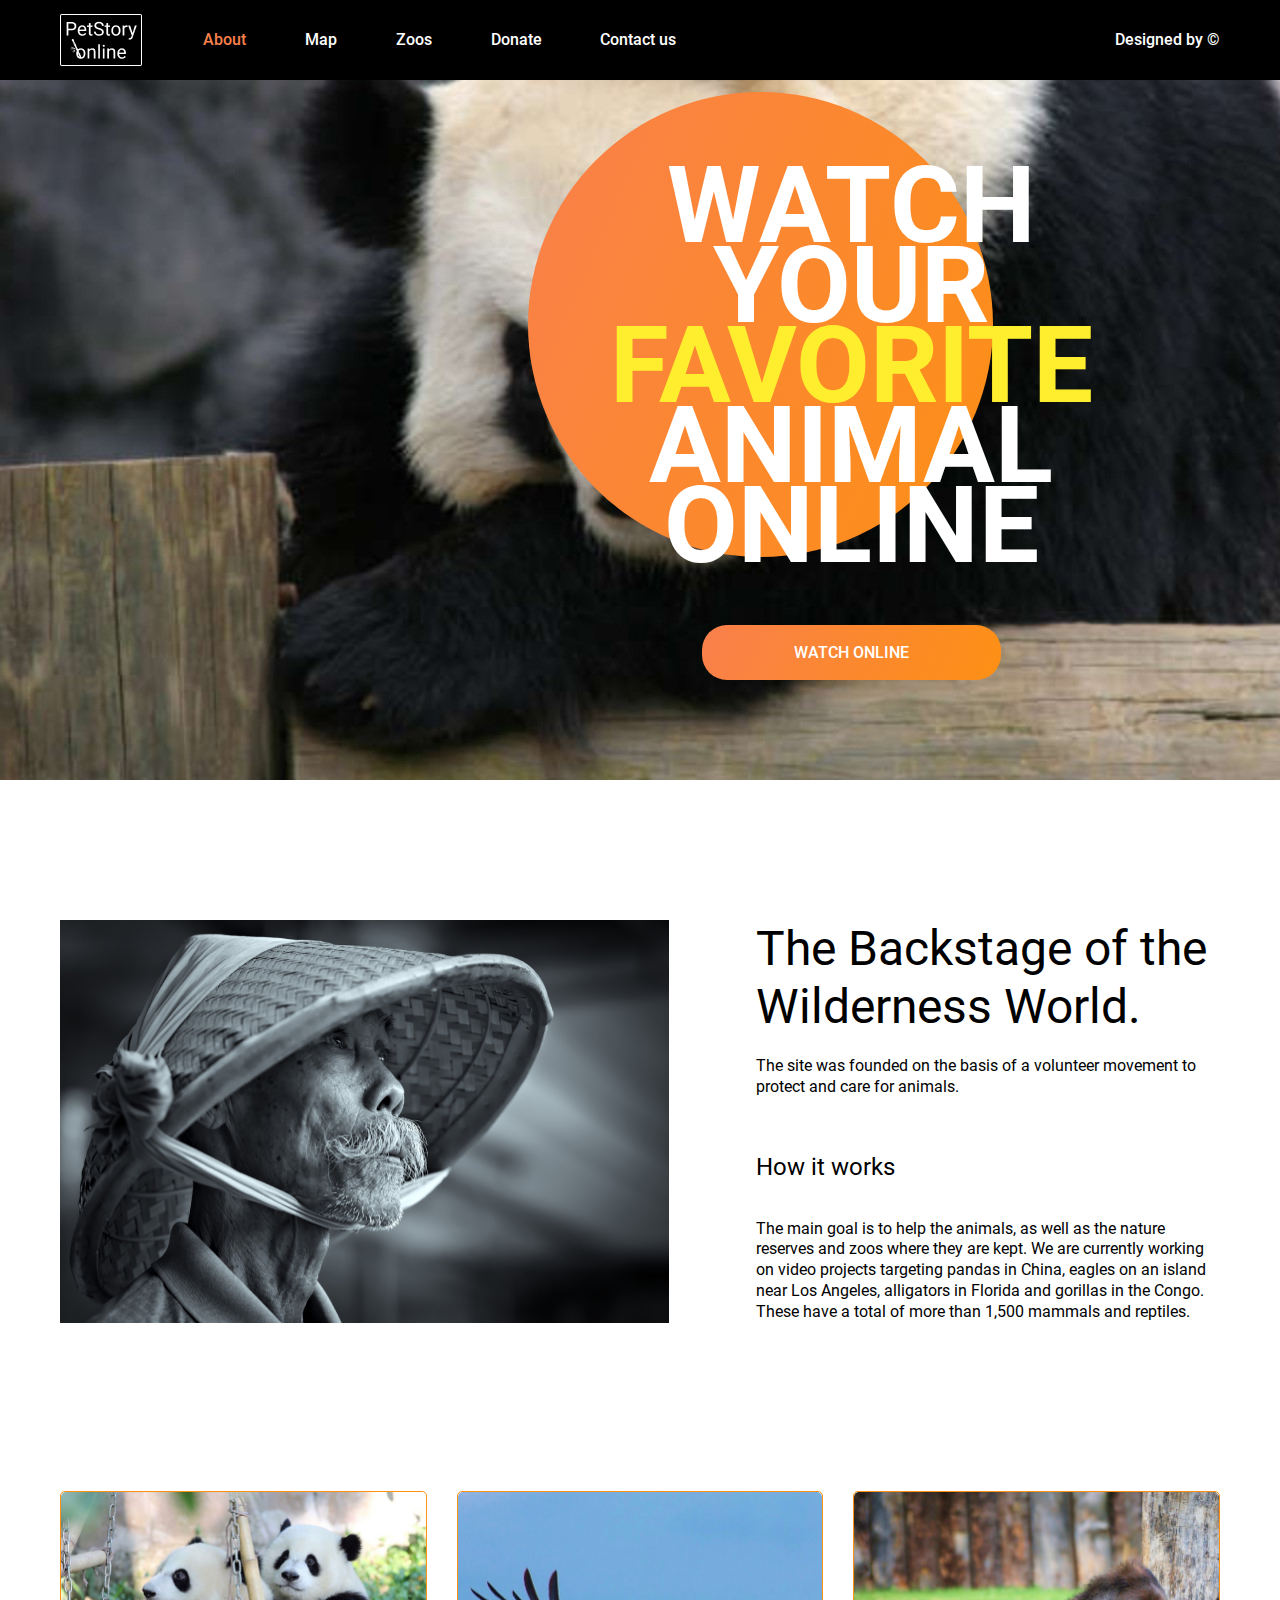
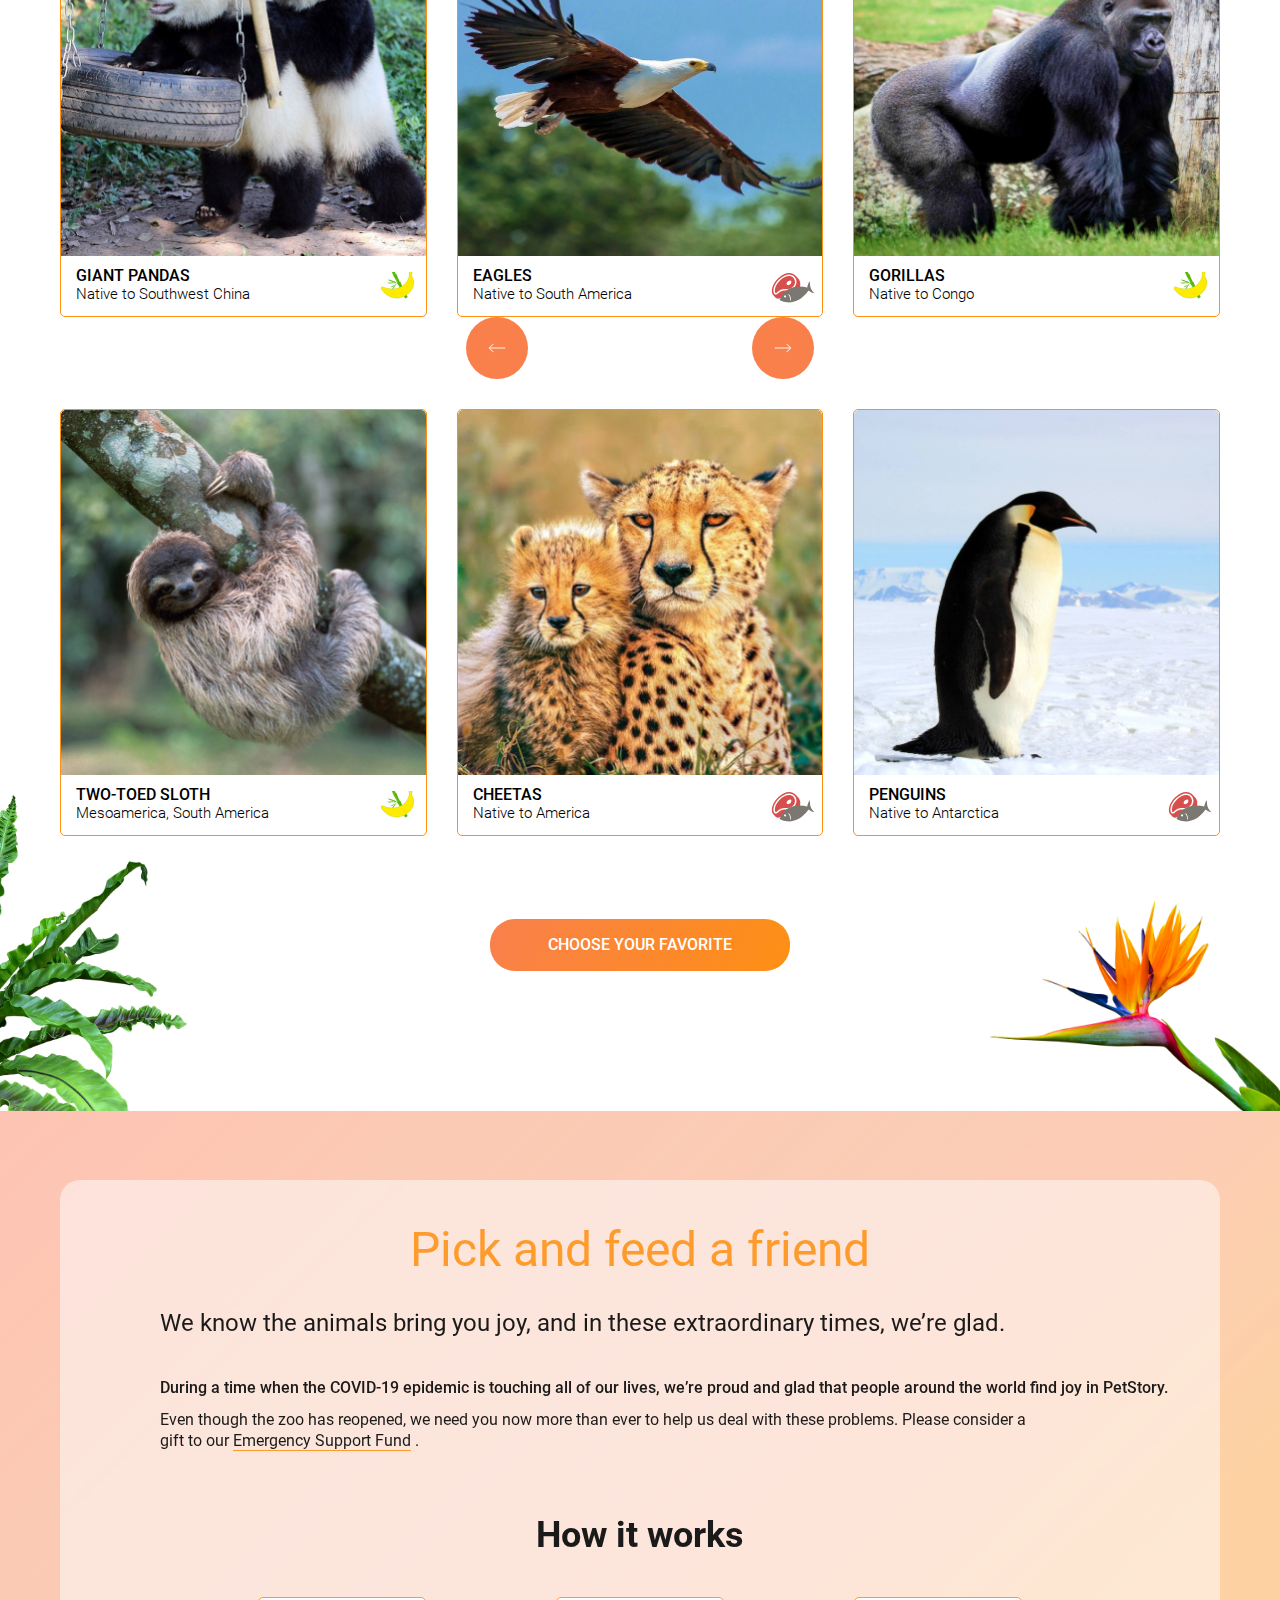
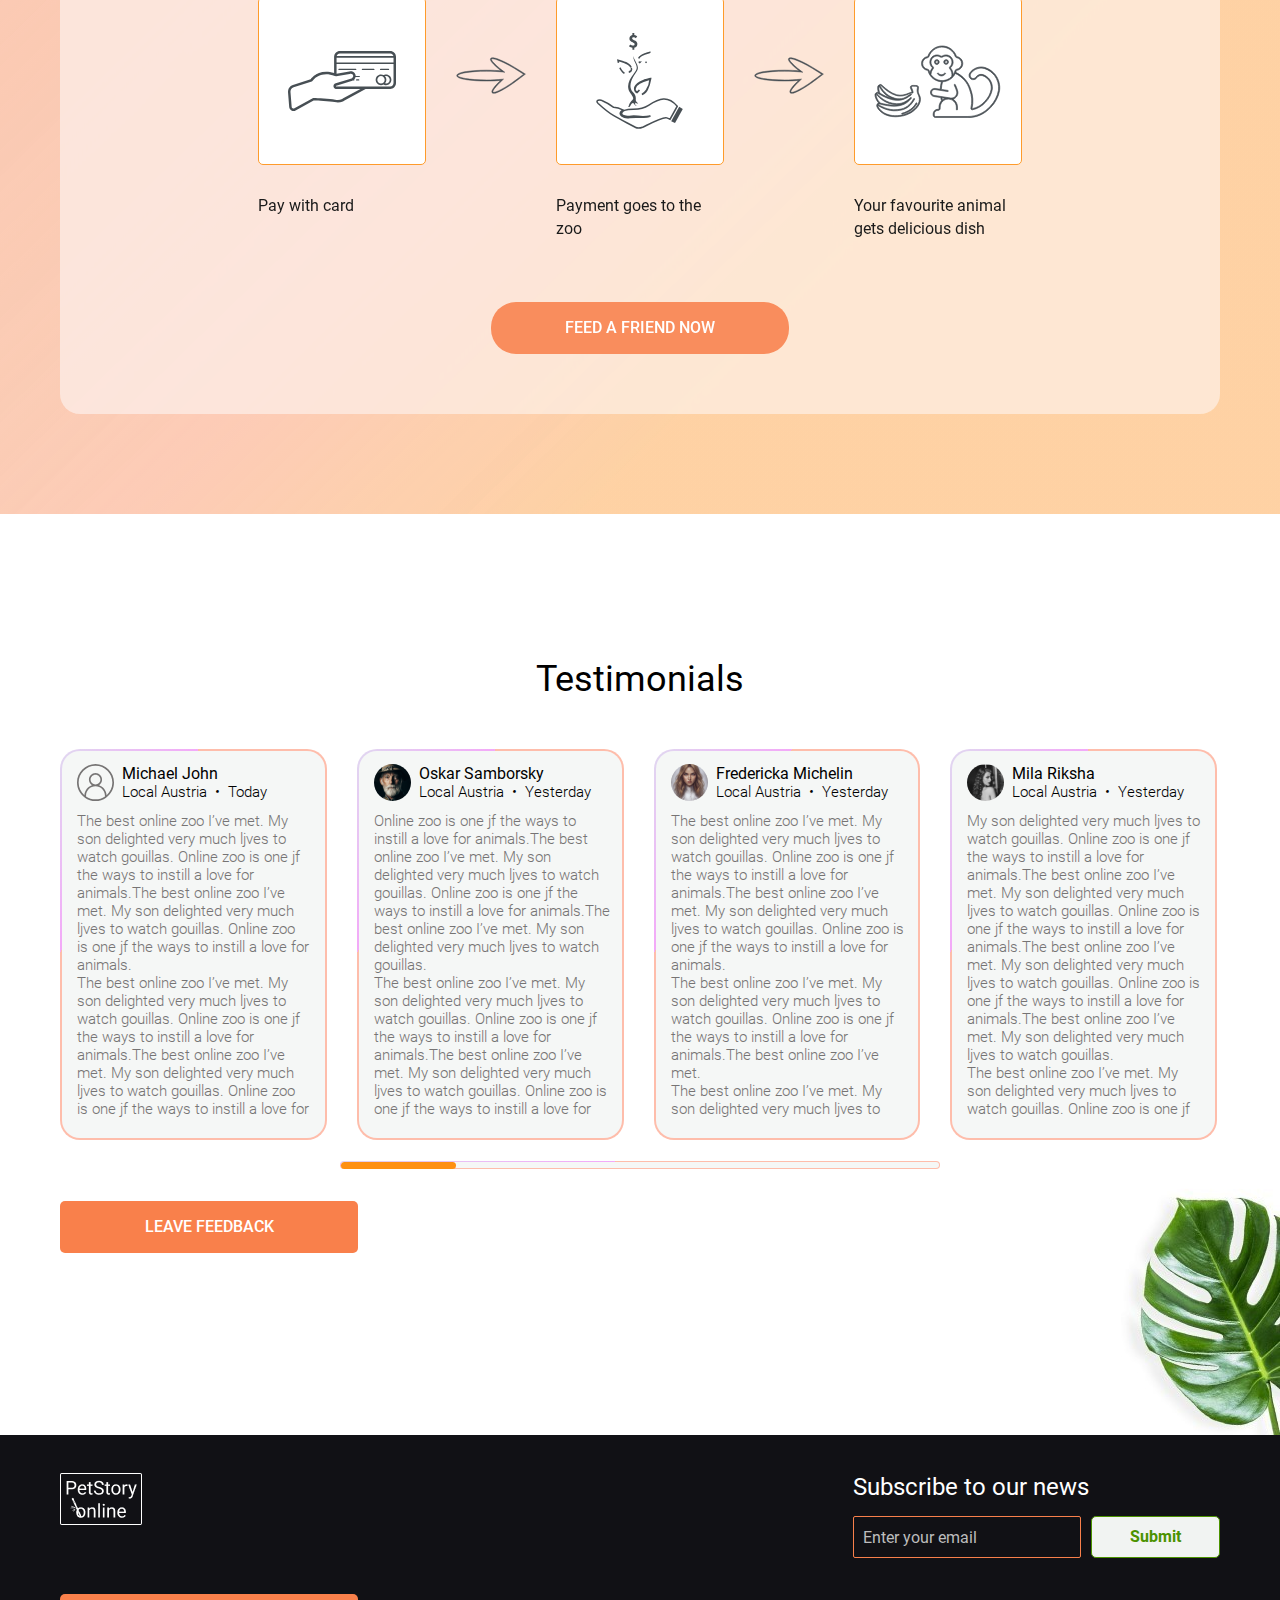
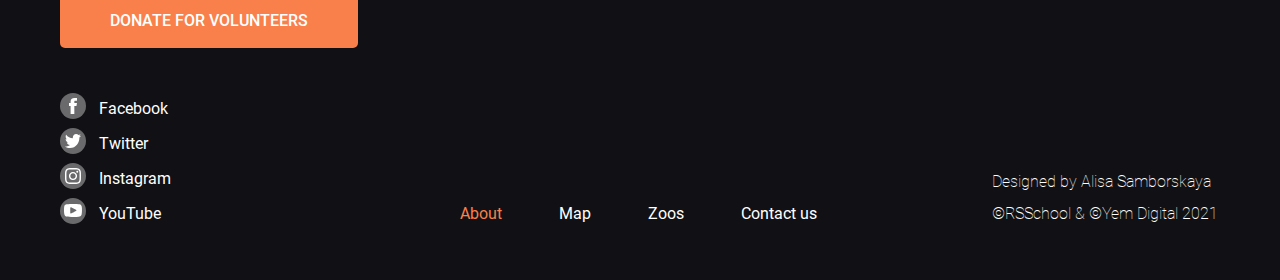
<file: online-zoo/pages/main/index.html>
<!DOCTYPE html>
<html lang="en">

<head>
  <meta charset="UTF-8">
  <meta http-equiv="X-UA-Compatible" content="IE=edge">
  <meta name="viewport" content="width=device-width, initial-scale=1.0">
  <meta name="description" content="PetStory Online ZOO project. Donate">
  <title>PetStory Online ZOO</title>

  <link rel="preload" href="../../assets/fonts/Roboto-Bold.woff2" as="font" type="font/woff2" crossorigin>
  <link rel="preload" href="../../assets/fonts/Roboto-Regular.woff2" as="font" type="font/woff2" crossorigin>
  <link rel="preload" href="../../assets/fonts/Roboto-Medium.woff2" as="font" type="font/woff2" crossorigin>
  <link rel="preload" href="../../assets/fonts/Roboto-Light.woff2" as="font" type="font/woff2" crossorigin>

  <link rel="stylesheet" href="../../assets/styles/fonts.css">
  <link rel="stylesheet" href="../../assets/styles/normalize.css">
  <link rel="stylesheet" href="../../assets/styles/style.css">
  <link rel="stylesheet" href="../../assets/styles/header.css">
  <link rel="stylesheet" href="style.css">
  <link rel="stylesheet" href="../../assets/styles/footer.css">
  <!--
<script defer src="../../assets/js/index.js"></script>
  <script defer src="index.js"></script>
-->

</head>

<body>
  <div class="site-container">
    <div class="black"></div>
    <header class="header">
      <div class="header__container container">
        <a class="header__logo" href="#">
          <picture>
            <source srcset="../../assets/images/logo_footer.png" media="(min-width: 992px)" type="image/png">
            <source srcset="../../assets/images/logo_head_mobile.png">
            <img src="../../assets/images/logo_footer.png" alt="PetStory online">
          </picture>
        </a>

        <button class="burger__btn burger" type="submit" aria-label="Open menu">
          <span class="burger__line burger__line_line1"></span>
          <span class="burger__line burger__line_line2"></span>
          <span class="burger__line burger__line_line3"></span>
        </button>

        <div class="header__burger" id="header">
          <a class="header__logo_burger" href="#">
            <img src="../../assets/images/logo_burger.png" alt="PetStory online">
          </a>

          <nav class="header__nav nav">
            <ul class="nav__list">
              <li class="nav__item"><a class="nav__link active" href="#">About</a></li>

              <li class="nav__item"><a class="nav__link" href="#map">Map</a></li>

              <li class="nav__item"><a class="nav__link" href="#zoos">Zoos</a></li>

              <li class="nav__item"><a class="nav__link" href="../donate/index.html">Donate</a></li>

              <li class="nav__item"><a class="nav__link" href="#contacts">Contact&nbsp;us</a></li>
            </ul>
          </nav>

          <div class="header-top__right">
            <a class="nav__link nav__link_intro" href="https:\\www.figma.com">
              Designed&nbsp;by&nbsp;&copy;
            </a>
          </div>
        </div>
      </div>
    </header>

    <main class="main">
      <section class="hero">
        <div class="hero__container container">
          <h1 class="visually-hidden">PetStory online</h1>
          <div class="hero__content">
            <p class="hero__text hero__text_1">WATCH </p>
            <p class="hero__text hero__text_2">YOUR </p>
            <p class="hero__text yellow">FAVORITE</p>
            <p class="hero__text hero__text_3">ANIMAL</p>
            <p class="hero__text hero__text_4">ONLINE</p>

            <a class="hero__button btn hero__button_1" href="#">WATCH ONLINE</a>
          </div>

          <a class="hero__button btn hero__button_2" href="#">WATCH ONLINE</a>
        </div>
      </section>

      <section class="backstage" id="backstage">
        <div class="backstage__container container">
          <div class="backstage__image"></div>

          <div class="backstage__content">
            <h2 class="backstage__title section-title">The Backstage of the Wilderness World.</h2>

            <p class="backstage__text backstage__text_1">
              The site was founded on the basis of a volunteer movement to protect and care for animals.
            </p>

            <h3 class="backstage__subtitle">How it works</h3>

            <p class="backstage__text">
              The main goal is to help the animals, as well as the nature reserves and zoos where they are kept.
              We are currently working on video projects targeting pandas in China, eagles on an island near Los
              Angeles,
              alligators in Florida and gorillas in the Congo. These have a total of more than 1,500 mammals and
              reptiles.
            </p>
          </div>
        </div>
      </section>

      <section class="pets" id="pets">
        <div class="pets__container container">
          <div class="pets__button pets__button-prev"></div>

          <div class="pets__button pets__button-next"></div>

          <ul class="pets__list">
            <li class="pets__item">
              <article class="pets__card">
                <img class="pets__image" src="../../assets/images/pandas.jpg" alt="Pandas">

                <div class="pets__pop-up">
                  <h3 class="pets__name">GIANT PANDAS</h3>
                  <p class="pets__text">Native to Southwest China</p>
                </div>

                <div class="pets__item_wrapper banana">

                  <h3 class="pets__name">GIANT PANDAS</h3>

                  <p class="pets__text">Native to Southwest China</p>
                </div>
              </article>
            </li>

            <li class="pets__item">
              <article class="pets__card">
                <img class="pets__image" src="../../assets/images/eagle.jpg" alt="EAGLES">
                <div class="pets__pop-up">
                  <h3 class="pets__name">EAGLES</h3>
                  <p class="pets__text">Native to South America</p>
                </div>
                <div class="pets__item_wrapper meat">

                  <h3 class="pets__name">EAGLES</h3>

                  <p class="pets__text">Native to South America</p>
                </div>
              </article>
            </li>

            <li class="pets__item">
              <article class="pets__card">
                <img class="pets__image" src="../../assets/images/gorilla.jpg" alt="GORILLAS">
                <div class="pets__pop-up">
                  <h3 class="pets__name">GORILLAS</h3>

                  <p class="pets__text">Native to Congo</p>
                </div>
                <div class="pets__item_wrapper banana">

                  <h3 class="pets__name">GORILLAS</h3>

                  <p class="pets__text">Native to Congo</p>
                </div>
              </article>
            </li>

            <li class="pets__item alligator">
              <article class="pets__card">
                <img class="pets__image" src="../../assets/images/alligator.webp" alt="Alligator">
                <div class="pets__pop-up">
                  <h3 class="pets__name">ALLIGATORS</h3>

                  <p class="pets__text">Native to Southeastern United States</p>
                </div>

                <div class="pets__item_wrapper meat">

                  <h3 class="pets__name">ALLIGATORS</h3>

                  <p class="pets__text">Native to Southeastern United States</p>
                </div>
              </article>
            </li>

            <li class="pets__item slow">
              <article class="pets__card">
                <img class="pets__image" src="../../assets/images/slow.jpg" alt="TWO-TOED SLOTH">
                <div class="pets__pop-up">
                  <h3 class="pets__name">TWO-TOED SLOTH</h3>

                  <p class="pets__text">Mesoamerica, South America</p>
                </div>

                <div class="pets__item_wrapper banana">

                  <h3 class="pets__name">TWO-TOED SLOTH</h3>

                  <p class="pets__text">Mesoamerica, South America</p>
                </div>
              </article>
            </li>

            <li class="pets__item cheetas">
              <article class="pets__card">
                <img class="pets__image" src="../../assets/images/cheetas.jpg" alt="CHEETAS">
                <div class="pets__pop-up">
                  <h3 class="pets__name">CHEETAS</h3>

                  <p class="pets__text">Native to America</p>
                </div>

                <div class="pets__item_wrapper meat">

                  <h3 class="pets__name">CHEETAS</h3>

                  <p class="pets__text">Native to America</p>
                </div>
              </article>
            </li>

            <li class="pets__item penguin">
              <article class="pets__card">
                <img class="pets__image" src="../../assets/images/penguin.jpg" alt="PENGUINS">
                <div class="pets__pop-up">
                  <h3 class="pets__name">PENGUINS</h3>

                  <p class="pets__text">Native to Antarctica</p>
                </div>

                <div class="pets__item_wrapper meat">

                  <h3 class="pets__name">PENGUINS</h3>

                  <p class="pets__text">Native to Antarctica</p>
                </div>
              </article>
            </li>
          </ul>

          <button class="pets__btn btn">CHOOSE YOUR FAVORITE</button>
        </div>
      </section>

      <section class="feed" id="feed">
        <div class="feed__container container">
          <h2 class="feed__title section-title">Pick and feed a friend</h2>

          <div class="feed__content">
            <p class="feed__text text_1">
              We know the animals bring you joy, and in these extraordinary times, we&rsquo;re glad.
            </p>

            <p class="feed__text text_2">
              During a time when the COVID-19 epidemic is touching all of our lives, we&rsquo;re proud and glad that
              people
              around the world find joy in PetStory.
            </p>

            <p class="feed__text text_3">
              Even though the zoo has reopened, we need you now more than ever to help us deal with these problems.
              Please consider
              a gift to our <a class="feed__link" href="../donate/index.html">Emergency Support Fund</a> .
            </p>
          </div>

          <h3 class="feed__title_2">How it works</h3>

          <ul class="feed__instruction feed__list">
            <li class="feed__item item_icon item_icon_1">
              <div class="feed__icon pay"></div>

              <p class="feed__text">Pay with card</p>
            </li>

            <li class="feed__item item_arrow">
              <img class="feed__arrow" src="../../assets/icons/Vector_feed.svg" alt="Next">

              <img class="feed__arrow_1" src="../../assets/icons/arrow_tablet.svg" alt="Next">

              <img class="feed__arrow_2" src="../../assets/icons/arrow_mobile.svg" alt="Next">
            </li>

            <li class="feed__item item_icon item_icon_2">
              <div class="feed__icon tree"></div>

              <p class="feed__text">Payment goes to the zoo</p>
            </li>

            <li class="feed__item item_arrow item__arrow_2">
              <img class="feed__arrow" src="../../assets/icons/Vector_feed.svg" alt="Next">

              <img class="feed__arrow_1" src="../../assets/icons/arrow_tablet.svg" alt="Next">

              <img class="feed__arrow_2" src="../../assets/icons/arrow_mobile.svg" alt="Next">
            </li>

            <li class="feed__item item_icon">
              <div class="feed__icon monkey"></div>

              <p class="feed__text">Your favourite animal gets delicious dish</p>
            </li>
          </ul>

          <a class="feed__button btn" href="../donate/index.html">FEED A FRIEND NOW</a>
        </div>
      </section>

      <section class="testimonials" id="testimonials">
        <div class="testimonials__container container">
          <h2 class="testimonials__title section-title">Testimonials</h2>

          <div class="slider__container">
            <ul class="testimonials__list">
              <li class="testimonials__item">
                <div class="testimonials__content mike">
                  <h3 class="testimonials__item_title">Michael John</h3>

                  <p class="testimonials__data">Local Austria&nbsp;&nbsp;&bull;&nbsp;&nbsp;Today</p>

                  <p class="testimonials__text">
                    The best online zoo I&rsquo;ve met. My son delighted very much ljves to watch gouillas. Online zoo
                    is one jf
                    the ways to instill a love for animals.The best online zoo I&rsquo;ve met. My son delighted very
                    much ljves
                    to watch gouillas. Online zoo is one jf the ways to instill a love for animals. <br>
                    The best online zoo I&rsquo;ve met. My son delighted very much ljves to watch gouillas. Online zoo
                    is one jf
                    the ways to instill a love for animals.The best online zoo I&rsquo;ve met. My son delighted very
                    much ljves
                    to watch gouillas. Online zoo is one jf the ways to instill a love for
                  </p>
                </div>
              </li>

              <li class="testimonials__item testimonials__item_2">
                <div class="testimonials__content oscar">
                  <h3 class="testimonials__item_title">Oskar Samborsky</h3>

                  <p class="testimonials__data">Local Austria&nbsp;&nbsp;&bull;&nbsp;&nbsp;Yesterday</p>

                  <p class="testimonials__text">
                    Online zoo is one jf the ways to
                    instill a love for animals.The best
                    online zoo I&rsquo;ve met. My son
                    delighted very much ljves to watch
                    gouillas. Online zoo is one jf the
                    ways to instill a love for animals.The
                    best online zoo I&rsquo;ve met. My son
                    delighted very much ljves to watch
                    gouillas. <br>
                    The best online zoo I&rsquo;ve met. My
                    son delighted very much ljves to
                    watch gouillas. Online zoo is one jf
                    the ways to instill a love for
                    animals.The best online zoo I&rsquo;ve
                    met. My son delighted very much
                    ljves to watch gouillas. Online zoo is
                    one jf the ways to instill a love for
                  </p>
                </div>
              </li>

              <li class="testimonials__item testimonials__item_3">
                <div class="testimonials__content frederica">
                  <h3 class="testimonials__item_title">Fredericka Michelin</h3>

                  <p class="testimonials__data">Local Austria&nbsp;&nbsp;&bull;&nbsp;&nbsp;Yesterday</p>

                  <p class="testimonials__text">
                    The best online zoo I&rsquo;ve met. My son delighted very much ljves to watch gouillas. Online zoo
                    is one jf
                    the ways to instill a love for animals.The best online zoo I&rsquo;ve met. My son delighted very
                    much ljves
                    to watch gouillas. Online zoo is one jf the ways to instill a love for animals. <br>
                    The best online zoo I&rsquo;ve met. My son delighted very much ljves to watch gouillas. Online zoo
                    is one jf
                    the ways to instill a love for animals.The best online zoo I&rsquo;ve met. <br>
                    The best online zoo I&rsquo;ve met. My son delighted very much ljves to
                  </p>
                </div>
              </li>

              <li class="testimonials__item testimonials__item_4">
                <div class="testimonials__content mila">
                  <h3 class="testimonials__item_title">Mila Riksha</h3>

                  <p class="testimonials__data">Local Austria&nbsp;&nbsp;&bull;&nbsp;&nbsp;Yesterday</p>

                  <p class="testimonials__text">
                    My son delighted very much ljves to
                    watch gouillas. Online zoo is one jf
                    the ways to instill a love for
                    animals.The best online zoo I&rsquo;ve
                    met. My son delighted very much
                    ljves to watch gouillas. Online zoo is
                    one jf the ways to instill a love for
                    animals.The best online zoo I&rsquo;ve
                    met. My son delighted very much
                    ljves to watch gouillas. Online zoo is one jf
                    the ways to instill a love for
                    animals.The best online zoo I&rsquo;ve
                    met. My son delighted very much
                    ljves to watch gouillas. <br>
                    The best online zoo I&rsquo;ve
                    met. My son delighted very much
                    ljves to watch gouillas. Online zoo is one jf
                  </p>
                </div>
              </li>
              <!--
              <li class="testimonials__item">
                <div class="testimonials__content mike">
                  <h3 class="testimonials__item_title">Michael John 2</h3>

                  <p class="testimonials__data">Local Austria&nbsp;&nbsp;&bull;&nbsp;&nbsp;Today</p>

                  <p class="testimonials__text">
                    The best online zoo I&rsquo;ve met. My son delighted very much ljves to watch gouillas. Online zoo
                    is one of
                    the ways to instill a love for animals.The best online zoo I&rsquo;ve met. My son delighted very
                    much ljves
                    to watch gouillas. Online zoo is one jf the ways to instill a love for animals. <br> The best online
                    zoo I&rsquo;ve met.
                    My son delighted very much ljves to watch gouillas. Online zoo is one jf the ways to instill a love
                    for animals.
                    The best online zoo I&rsquo;ve met. My son delighted very much ljves to watch gouillas.
                    Online zoo is one jf the ways to instill a love for
                  </p>
                </div>
              </li>

              <li class="testimonials__item">
                <div class="testimonials__content oscar">
                  <h3 class="testimonials__item_title">Oskar Samborsky 2</h3>

                  <p class="testimonials__data">Local Austria&nbsp;&nbsp;&bull;&nbsp;&nbsp;Yesterday</p>

                  <p class="testimonials__text">
                    Online zoo is one jf the ways to instill a love for animals.The best online zoo I&rsquo;ve met. My
                    son delighted very
                    much ljves to watch gouillas. Online zoo is one jf the ways to instill a love for animals.The best
                    online zoo
                    I&rsquo;ve met. My son delighted very much ljves to watch gouillas. <br> The best online zoo
                    I&rsquo;ve met.
                    The best online zoo I&rsquo;ve met. My son delighted very much ljves to watch gouillas. Online zoo
                    is one jf the ways to
                    instill a love for animals.The best online zoo I&rsquo;ve met. My son delighted very much ljves to
                    watch gouillas.
                    love for
                  </p>
                </div>
              </li>

              <li class="testimonials__item">
                <div class="testimonials__content frederica">
                  <h3 class="testimonials__item_title">Fredericka Michelin 2</h3>

                  <p class="testimonials__data">Local Austria&nbsp;&nbsp;&bull;&nbsp;&nbsp;Yesterday</p>

                  <p class="testimonials__text">
                    Online zoo is one jf the ways to instill a love for animals.The best online zoo I&rsquo;ve met. My
                    son delighted very
                    much ljves to watch gouillas. Online zoo is one jf the ways to instill a love for animals.The best
                    online zoo
                    I&rsquo;ve met. My son delighted very much ljves to watch gouillas. <br> The best online zoo
                    I&rsquo;ve met.
                    The best online zoo I&rsquo;ve met. My son delighted very much ljves to watch gouillas. Online zoo
                    is one jf the ways to
                    instill a love for animals.The best online zoo I&rsquo;ve met. My son delighted very much ljves to
                    watch gouillas.
                    love for
                  </p>
                </div>
              </li>

              <li class="testimonials__item">
                <div class="testimonials__content mila">
                  <h3 class="testimonials__item_title">Mila Riksha 2</h3>

                  <p class="testimonials__data">Local Austria&nbsp;&nbsp;&bull;&nbsp;&nbsp;Yesterday</p>

                  <p class="testimonials__text">
                    Online zoo is one jf the ways to instill a love for animals.The best online zoo I&rsquo;ve met. My
                    son delighted very
                    much ljves to watch gouillas. Online zoo is one jf the ways to instill a love for animals.The best
                    online zoo
                    I&rsquo;ve met. My son delighted very much ljves to watch gouillas. <br> The best online zoo
                    I&rsquo;ve met.
                    The best online zoo I&rsquo;ve met. My son delighted very much ljves to watch gouillas. Online zoo
                    is one jf the ways to
                    instill a love for animals.The best online zoo I&rsquo;ve met. My son delighted very much ljves to
                    watch gouillas.
                    love for
                  </p>
                </div>
              </li>

              <li class="testimonials__item">
                <div class="testimonials__content mike">
                  <h3 class="testimonials__item_title">Michael John 3</h3>

                  <p class="testimonials__data">Local Austria&nbsp;&nbsp;&bull;&nbsp;&nbsp;Today</p>

                  <p class="testimonials__text">
                    The best online zoo I&rsquo;ve met. My son delighted very much ljves to watch gouillas. Online zoo
                    is one of
                    the ways to instill a love for animals.The best online zoo I&rsquo;ve met. My son delighted very
                    much ljves
                    to watch gouillas. Online zoo is one jf the ways to instill a love for animals. <br> The best online
                    zoo I&rsquo;ve met.
                    My son delighted very much ljves to watch gouillas. Online zoo is one jf the ways to instill a love
                    for animals.
                    The best online zoo I&rsquo;ve met. My son delighted very much ljves to watch gouillas.
                    Online zoo is one jf the ways to instill a love for
                  </p>
                </div>
              </li>

              <li class="testimonials__item">
                <div class="testimonials__content oscar">
                  <h3 class="testimonials__item_title">Oskar Samborsky 3</h3>

                  <p class="testimonials__data">Local Austria&nbsp;&nbsp;&bull;&nbsp;&nbsp;Yesterday</p>

                  <p class="testimonials__text">
                    Online zoo is one jf the ways to instill a love for animals.The best online zoo I&rsquo;ve met. My
                    son delighted very
                    much ljves to watch gouillas. Online zoo is one jf the ways to instill a love for animals.The best
                    online zoo
                    I&rsquo;ve met. My son delighted very much ljves to watch gouillas. <br> The best online zoo
                    I&rsquo;ve met.
                    The best online zoo I&rsquo;ve met. My son delighted very much ljves to watch gouillas. Online zoo
                    is one jf the ways to
                    instill a love for animals.The best online zoo I&rsquo;ve met. My son delighted very much ljves to
                    watch gouillas.
                    love for
                  </p>
                </div>
              </li>

              <li class="testimonials__item">
                <div class="testimonials__content mila">
                  <h3 class="testimonials__item_title">Mila Riksha 3</h3>

                  <p class="testimonials__data">Local Austria&nbsp;&nbsp;&bull;&nbsp;&nbsp;Yesterday</p>

                  <p class="testimonials__text">
                    Online zoo is one jf the ways to instill a love for animals.The best online zoo I&rsquo;ve met. My
                    son delighted very
                    much ljves to watch gouillas. Online zoo is one jf the ways to instill a love for animals.The best
                    online zoo
                    I&rsquo;ve met. My son delighted very much ljves to watch gouillas. <br> The best online zoo
                    I&rsquo;ve met.
                    The best online zoo I&rsquo;ve met. My son delighted very much ljves to watch gouillas. Online zoo
                    is one jf the ways to
                    instill a love for animals.The best online zoo I&rsquo;ve met. My son delighted very much ljves to
                    watch gouillas.
                    love for
                  </p>
                </div>
              </li>
              -->
            </ul>
          </div>


          <div class="testimonials__bar empty_bar">
            <div class="testimonials__bar_fill"></div>
          </div>

          <input type="range" min="0" max="7" step="1" value="0">

          <button class="testimonials__btn btn">LEAVE FEEDBACK</button>
        </div>
      </section>
    </main>

    <footer class="footer">
      <div class="footer__container container">
        <a class="footer__logo" href="#header">
          <picture>
            <source srcset="../../assets/images/logo_footer.png" media="(min-width: 576px)" type="image/png">
            <source srcset="../../assets/images/logo_footer_mobile.png">
            <img class="footer__logo" src="../../assets/images/logo_footer.png" alt="PetStory online">
          </picture>
        </a>

        <nav class="header__nav footer__nav">
          <ul class="nav__list footer__list">
            <li class="nav__item footer__item"><a class="nav__link active" href="#" aria-disabled="true">About</a></li>

            <li class="nav__item footer__item"><a class="nav__link" href="#map">Map</a></li>

            <li class="nav__item footer__item"><a class="nav__link" href="#zoos">Zoos</a></li>

            <li class="nav__item"><a class="nav__link" href="#contacts">Contact&nbsp;us</a></li>
          </ul>
        </nav>

        <a class="footer__button btn" href="../donate/index.html">DONATE FOR VOLUNTEERS</a>

        <ul class="footer__sociallist" aria-label="We are in social nets">
          <li class="footer__socialitem">
            <a class="footer__sociallink facebook" href="https:\\www.facebook.com" aria-label="Facebook">
              <svg width="26" height="26" viewbox="0 0 26 26" fill="none" xmlns="http://www.w3.org/2000/svg">
                <circle cx="13" cy="13" r="13" fill="#C4C4C4" fill-opacity="0.5" />
                <path fill-rule="evenodd" clip-rule="evenodd"
                  d="M17 7.75008H15.4C14.2983 7.75008 14.3334 8.14316 14.3334 8.8619V9.99991H17L16.4666 13H14.3334V21H10.6V13H9V9.99991H10.6V8.58692C10.6 6.33782 11.7974 5 14.6268 5H17V7.75008Z"
                  fill="white" />
              </svg>

              <span class="socialitem_text">Facebook</span>
            </a>
          </li>

          <li class="footer__socialitem">
            <a class="footer__sociallink twitter" href="https:\\www.twitter.com" aria-label="Twitter">
              <svg width="26" height="26" viewbox="0 0 26 26" fill="none" xmlns="http://www.w3.org/2000/svg">
                <circle cx="13" cy="13" r="13" fill="#C4C4C4" fill-opacity="0.5" />
                <path fill-rule="evenodd" clip-rule="evenodd"
                  d="M21 7.65713C20.4114 7.93821 19.7787 8.12837 19.1147 8.21377C19.7923 7.77623 20.313 7.08372 20.5579 6.25827C19.9237 6.6633 19.2211 6.95752 18.4734 7.11604C17.8747 6.42906 17.0216 6 16.0774 6C14.2646 6 12.7949 7.58227 12.7949 9.53414C12.7949 9.81108 12.8238 10.0809 12.8798 10.3397C10.1517 10.1923 7.73296 8.7851 6.11392 6.6467C5.83136 7.16877 5.66944 7.77589 5.66944 8.42363C5.66944 9.64979 6.24896 10.7316 7.12976 11.3655C6.59168 11.347 6.08544 11.1882 5.64304 10.9235C5.64272 10.938 5.64272 10.9529 5.64272 10.9677C5.64272 12.6802 6.77424 14.1086 8.27584 14.4334C8.00048 14.5142 7.7104 14.5576 7.41104 14.5576C7.19952 14.5576 6.99392 14.5353 6.79344 14.4939C7.2112 15.898 8.42336 16.92 9.85984 16.9485C8.73648 17.8964 7.32096 18.4615 5.78304 18.4615C5.51808 18.4615 5.2568 18.4447 5 18.412C6.45264 19.4148 8.17824 20 10.0318 20C16.0698 20 19.3715 14.6144 19.3715 9.94401C19.3715 9.79068 19.3683 9.63821 19.3621 9.4866C20.0035 8.98839 20.56 8.36589 21 7.65713"
                  fill="white" />
              </svg>

              <span class="socialitem_text">Twitter</span>
            </a>
          </li>

          <li class="footer__socialitem">
            <a class="footer__sociallink instagram" href="https:\\www.instagram.com" aria-label="Instagram">
              <svg width="26" height="26" viewbox="0 0 26 26" xmlns="http://www.w3.org/2000/svg">
                <circle cx="13" cy="13" r="13" fill="#C4C4C4" fill-opacity="0.5" />
                <path fill-rule="evenodd" clip-rule="evenodd"
                  d="M9.70172 5.04829C8.8501 5.087 8.26863 5.22215 7.75974 5.42002C7.23357 5.62431 6.78768 5.89803 6.34294 6.34276C5.89791 6.78749 5.62447 7.23351 5.42017 7.75967C5.2223 8.26869 5.08701 8.85014 5.04829 9.7016C5.00929 10.5549 5 10.8272 5 13C5 15.1728 5.00929 15.4449 5.04829 16.2984C5.08701 17.1499 5.2223 17.7313 5.42017 18.24C5.62447 18.7662 5.89791 19.2125 6.34294 19.6571C6.78768 20.102 7.23357 20.3754 7.75974 20.58C8.26863 20.7779 8.8501 20.913 9.70172 20.9517C10.5551 20.9907 10.8274 21 13.0001 21C15.1729 21 15.4452 20.9907 16.2986 20.9517C17.15 20.913 17.7315 20.7779 18.2407 20.58C18.7664 20.3754 19.2127 20.102 19.6575 19.6571C20.1022 19.2125 20.3755 18.7662 20.5801 18.24C20.7778 17.7313 20.9133 17.1499 20.952 16.2984C20.991 15.4449 21 15.1728 21 13C21 10.8272 20.991 10.5549 20.952 9.7016C20.9133 8.85014 20.7778 8.26869 20.5801 7.75967C20.3755 7.23351 20.1022 6.78749 19.6575 6.34276C19.2127 5.89803 18.7664 5.62431 18.2407 5.42002C17.7315 5.22215 17.15 5.087 16.2986 5.04829C15.4452 5.00943 15.1729 5 13.0001 5C10.8274 5 10.5551 5.00943 9.70172 5.04829ZM9.76747 19.5116C8.98742 19.4761 8.56382 19.3461 8.28209 19.2364C7.9085 19.091 7.6422 18.9177 7.36218 18.6378C7.08216 18.358 6.90886 18.0915 6.76357 17.7181C6.65399 17.4362 6.52384 17.0126 6.48812 16.2326C6.44969 15.389 6.44141 15.1359 6.44141 12.9999C6.44141 10.8637 6.44969 10.6108 6.48812 9.76709C6.52384 8.9872 6.65399 8.56362 6.76357 8.28175C6.90886 7.90831 7.08216 7.64173 7.36218 7.36186C7.6422 7.08199 7.9085 6.90841 8.28209 6.76355C8.56382 6.65398 8.98742 6.52369 9.76747 6.48797C10.611 6.44954 10.8641 6.4414 13.0001 6.4414C15.1361 6.4414 15.3891 6.44954 16.233 6.48797C17.0128 6.52369 17.4364 6.65398 17.7184 6.76355C18.0918 6.90841 18.3583 7.08199 18.6382 7.36186C18.9182 7.64173 19.0913 7.90831 19.2366 8.28175C19.3462 8.56362 19.4765 8.9872 19.5122 9.76709C19.5507 10.6108 19.5585 10.8637 19.5585 12.9999C19.5585 15.1359 19.5507 15.389 19.5122 16.2326C19.4765 17.0126 19.3462 17.4362 19.2366 17.7181C19.0913 18.0915 18.9182 18.358 18.6382 18.6378C18.3583 18.9177 18.0918 19.091 17.7184 19.2364C17.4364 19.3461 17.0128 19.4761 16.233 19.5116C15.3894 19.5503 15.1364 19.5583 13.0001 19.5583C10.8641 19.5583 10.611 19.5503 9.76747 19.5116ZM16.3105 8.72943C16.3105 9.25945 16.7403 9.68947 17.2706 9.68947C17.8008 9.68947 18.2305 9.25945 18.2305 8.72943C18.2305 8.19913 17.8008 7.76954 17.2706 7.76954C16.7403 7.76954 16.3105 8.19913 16.3105 8.72943ZM8.8916 13.0002C8.8916 15.2691 10.731 17.1082 12.9999 17.1082C15.2689 17.1082 17.108 15.2691 17.108 13.0002C17.108 10.7312 15.2689 8.89203 12.9999 8.89203C10.731 8.89203 8.8916 10.7312 8.8916 13.0002ZM10.334 13.0001C10.334 11.5273 11.5278 10.3334 13.0006 10.3334C14.4734 10.3334 15.6673 11.5273 15.6673 13.0001C15.6673 14.473 14.4734 15.6668 13.0006 15.6668C11.5278 15.6668 10.334 14.473 10.334 13.0001Z"
                  fill="white" />
              </svg>
              <span class="socialitem_text">Instagram</span>
            </a>
          </li>

          <li class="footer__socialitem">
            <a class="footer__sociallink youtube" href="https:\\www.youtube.com" aria-label="YouTube">
              <svg width="26" height="26" viewbox="0 0 26 26" fill="none" xmlns="http://www.w3.org/2000/svg">
                <circle cx="13" cy="13" r="13" fill="#C4C4C4" fill-opacity="0.5" />
                <path fill-rule="evenodd" clip-rule="evenodd"
                  d="M16.0062 11.7728L11.4938 9.51719C11.4938 9.51719 10.2404 8.94726 10.2404 10.0186V15.031C10.2404 15.031 10.2636 15.7955 11.4938 15.2815C12.3498 14.9237 16.0062 13.0258 16.0062 13.0258C16.0062 13.0258 16.9391 12.4282 16.0062 11.7728ZM21.5213 16.7852C20.9624 18.3749 19.7669 18.5797 18.7637 18.7901C17.2852 19.1002 7.77237 19.0612 6.22922 18.5394C5.26706 18.2141 4.67503 18.0741 4.22386 15.7827C3.93499 14.3165 3.91592 10.003 4.22386 8.51494C4.52204 7.07408 5.27096 6.39753 6.73067 6.25928C10.6515 5.88785 17.205 5.94029 19.265 6.25928C21.1748 6.55486 21.5739 7.69385 21.772 8.76545C22.0927 10.5004 22.1304 15.0524 21.5213 16.7852Z"
                  fill="white" />
              </svg>
              <span class="socialitem_text">YouTube</span>
            </a>
          </li>
        </ul>

        <div class="footer__input">
          <h3 class="footer__input_title section-subtitle" id="form">Subscribe to our news</h3>

          <div class="val__form">
            <form class="contacts__form" action="" autocomplete="off" method="POST">
              <div class="form-group">
                <input class="contacts__input contacts__input_email" name="email" type="email"
                  placeholder="Enter your email" value="" autocomplete="off" required>
              </div>

              <button class="contacts__button btn" type="submit">Submit</button>
            </form>
          </div>
        </div>

        <p class="footer__copy">
          Designed&nbsp;by&nbsp;Alisa Samborskaya &copy;RSSchool &amp; &copy;Yem Digital 2021
        </p>

      </div>
    </footer>
  </div>
  <div class="modal">
    <div class="pop-up__close">
      <img src="../../assets/icons/x_icon.svg">
    </div>
    <div class="modal__content"></div>
  </div>
</body>

</html>
</file>
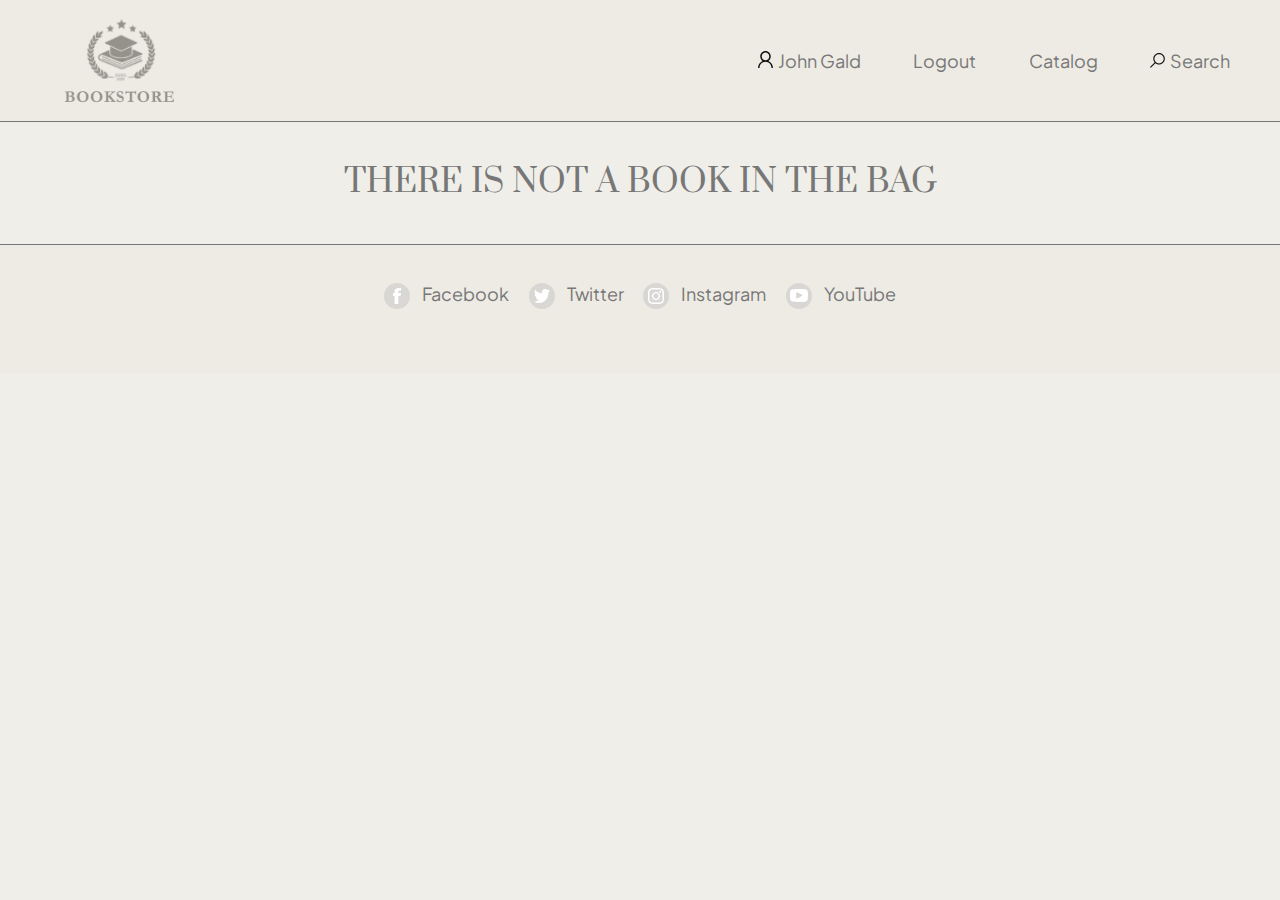
<file: books-shop/bag.html>
<!DOCTYPE html>
<html lang="en">

<head>
    <meta charset="UTF-8">
    <meta http-equiv="X-UA-Compatible" content="IE=edge">
    <meta name="viewport" content="width=device-width, initial-scale=1.0">
    <meta name="description" content="PetStory Online ZOO project. Donate">
    <title>User Bag</title>

    <link rel="preload" href="./assets/fonts/PlusJakartaSans-Regular.woff2" as="font" type="font/woff2" crossorigin>
    <link rel="preload" href="./assets/fonts/Prata-Regular.woff2" as="font" type="font/woff2" crossorigin>

    <link rel="stylesheet" href="./assets/styles/fonts.css">
    <link rel="stylesheet" href="./assets/styles/normalize.css">
    <link rel="stylesheet" href="./assets/styles/header.css">
    <link rel="stylesheet" href="./assets/styles/style.css">
    <link rel="stylesheet" href="./assets/styles/footer.css">

    <link rel="shortcut icon" href="./favicon.ico" type="image/x-icon">
    <link rel="icon" href="./favicon.ico" type="image/x-icon">

    <script defer src="./assets/js/bag.js"></script>
</head>

<body>
    <div class="site-container">
        <header class="header">
            <div class="header__container container">
                <a class="header__logo" href="./index.html">
                    <img src="./assets/images/logo.png" alt="Bookstore">
                </a>

                <nav class="header__nav nav">
                    <ul class="nav__list">
                        <li class="nav__item">
                            <a class="nav__link" href="#"><img class="nav__icon" src="./assets/icons/person.svg"
                                    alt="">John Gald</a>
                        </li>

                        <li class="nav__item">
                            <a class="nav__link" href="#">Logout</a>
                        </li>

                        <li class="nav__item">
                            <a class="nav__link" href="./index.html">Catalog</a>
                        </li>

                        <li class="nav__item">
                            <a class="nav__link" href="#"><img class="nav__icon" src="./assets/icons/search.svg"
                                    alt="">Search</a>
                        </li>
                    </ul>
                </nav>
            </div>
        </header>

        <main class="main"></main>

        <footer class="footer">
            <nav class="footer__nav">
                <ul class="footer__sociallist" aria-label="We are in social nets">
                    <li class="footer__socialitem">
                        <a class="footer__sociallink facebook" href="https:\\www.facebook.com" aria-label="Facebook">
                            <svg width="26" height="26" viewbox="0 0 26 26" fill="none"
                                xmlns="http://www.w3.org/2000/svg">
                                <circle cx="13" cy="13" r="13" fill="#C4C4C4" fill-opacity="0.5" />
                                <path fill-rule="evenodd" clip-rule="evenodd"
                                    d="M17 7.75008H15.4C14.2983 7.75008 14.3334 8.14316 14.3334 8.8619V9.99991H17L16.4666 13H14.3334V21H10.6V13H9V9.99991H10.6V8.58692C10.6 6.33782 11.7974 5 14.6268 5H17V7.75008Z"
                                    fill="white" />
                            </svg>

                            <span class="socialitem_text">Facebook</span>
                        </a>
                    </li>

                    <li class="footer__socialitem">
                        <a class="footer__sociallink twitter" href="https:\\www.twitter.com" aria-label="Twitter">
                            <svg width="26" height="26" viewbox="0 0 26 26" fill="none"
                                xmlns="http://www.w3.org/2000/svg">
                                <circle cx="13" cy="13" r="13" fill="#C4C4C4" fill-opacity="0.5" />
                                <path fill-rule="evenodd" clip-rule="evenodd"
                                    d="M21 7.65713C20.4114 7.93821 19.7787 8.12837 19.1147 8.21377C19.7923 7.77623 20.313 7.08372 20.5579 6.25827C19.9237 6.6633 19.2211 6.95752 18.4734 7.11604C17.8747 6.42906 17.0216 6 16.0774 6C14.2646 6 12.7949 7.58227 12.7949 9.53414C12.7949 9.81108 12.8238 10.0809 12.8798 10.3397C10.1517 10.1923 7.73296 8.7851 6.11392 6.6467C5.83136 7.16877 5.66944 7.77589 5.66944 8.42363C5.66944 9.64979 6.24896 10.7316 7.12976 11.3655C6.59168 11.347 6.08544 11.1882 5.64304 10.9235C5.64272 10.938 5.64272 10.9529 5.64272 10.9677C5.64272 12.6802 6.77424 14.1086 8.27584 14.4334C8.00048 14.5142 7.7104 14.5576 7.41104 14.5576C7.19952 14.5576 6.99392 14.5353 6.79344 14.4939C7.2112 15.898 8.42336 16.92 9.85984 16.9485C8.73648 17.8964 7.32096 18.4615 5.78304 18.4615C5.51808 18.4615 5.2568 18.4447 5 18.412C6.45264 19.4148 8.17824 20 10.0318 20C16.0698 20 19.3715 14.6144 19.3715 9.94401C19.3715 9.79068 19.3683 9.63821 19.3621 9.4866C20.0035 8.98839 20.56 8.36589 21 7.65713"
                                    fill="white" />
                            </svg>

                            <span class="socialitem_text">Twitter</span>
                        </a>
                    </li>

                    <li class="footer__socialitem">
                        <a class="footer__sociallink instagram" href="https:\\www.instagram.com" aria-label="Instagram">
                            <svg width="26" height="26" viewbox="0 0 26 26" xmlns="http://www.w3.org/2000/svg">
                                <circle cx="13" cy="13" r="13" fill="#C4C4C4" fill-opacity="0.5" />
                                <path fill-rule="evenodd" clip-rule="evenodd"
                                    d="M9.70172 5.04829C8.8501 5.087 8.26863 5.22215 7.75974 5.42002C7.23357 5.62431 6.78768 5.89803 6.34294 6.34276C5.89791 6.78749 5.62447 7.23351 5.42017 7.75967C5.2223 8.26869 5.08701 8.85014 5.04829 9.7016C5.00929 10.5549 5 10.8272 5 13C5 15.1728 5.00929 15.4449 5.04829 16.2984C5.08701 17.1499 5.2223 17.7313 5.42017 18.24C5.62447 18.7662 5.89791 19.2125 6.34294 19.6571C6.78768 20.102 7.23357 20.3754 7.75974 20.58C8.26863 20.7779 8.8501 20.913 9.70172 20.9517C10.5551 20.9907 10.8274 21 13.0001 21C15.1729 21 15.4452 20.9907 16.2986 20.9517C17.15 20.913 17.7315 20.7779 18.2407 20.58C18.7664 20.3754 19.2127 20.102 19.6575 19.6571C20.1022 19.2125 20.3755 18.7662 20.5801 18.24C20.7778 17.7313 20.9133 17.1499 20.952 16.2984C20.991 15.4449 21 15.1728 21 13C21 10.8272 20.991 10.5549 20.952 9.7016C20.9133 8.85014 20.7778 8.26869 20.5801 7.75967C20.3755 7.23351 20.1022 6.78749 19.6575 6.34276C19.2127 5.89803 18.7664 5.62431 18.2407 5.42002C17.7315 5.22215 17.15 5.087 16.2986 5.04829C15.4452 5.00943 15.1729 5 13.0001 5C10.8274 5 10.5551 5.00943 9.70172 5.04829ZM9.76747 19.5116C8.98742 19.4761 8.56382 19.3461 8.28209 19.2364C7.9085 19.091 7.6422 18.9177 7.36218 18.6378C7.08216 18.358 6.90886 18.0915 6.76357 17.7181C6.65399 17.4362 6.52384 17.0126 6.48812 16.2326C6.44969 15.389 6.44141 15.1359 6.44141 12.9999C6.44141 10.8637 6.44969 10.6108 6.48812 9.76709C6.52384 8.9872 6.65399 8.56362 6.76357 8.28175C6.90886 7.90831 7.08216 7.64173 7.36218 7.36186C7.6422 7.08199 7.9085 6.90841 8.28209 6.76355C8.56382 6.65398 8.98742 6.52369 9.76747 6.48797C10.611 6.44954 10.8641 6.4414 13.0001 6.4414C15.1361 6.4414 15.3891 6.44954 16.233 6.48797C17.0128 6.52369 17.4364 6.65398 17.7184 6.76355C18.0918 6.90841 18.3583 7.08199 18.6382 7.36186C18.9182 7.64173 19.0913 7.90831 19.2366 8.28175C19.3462 8.56362 19.4765 8.9872 19.5122 9.76709C19.5507 10.6108 19.5585 10.8637 19.5585 12.9999C19.5585 15.1359 19.5507 15.389 19.5122 16.2326C19.4765 17.0126 19.3462 17.4362 19.2366 17.7181C19.0913 18.0915 18.9182 18.358 18.6382 18.6378C18.3583 18.9177 18.0918 19.091 17.7184 19.2364C17.4364 19.3461 17.0128 19.4761 16.233 19.5116C15.3894 19.5503 15.1364 19.5583 13.0001 19.5583C10.8641 19.5583 10.611 19.5503 9.76747 19.5116ZM16.3105 8.72943C16.3105 9.25945 16.7403 9.68947 17.2706 9.68947C17.8008 9.68947 18.2305 9.25945 18.2305 8.72943C18.2305 8.19913 17.8008 7.76954 17.2706 7.76954C16.7403 7.76954 16.3105 8.19913 16.3105 8.72943ZM8.8916 13.0002C8.8916 15.2691 10.731 17.1082 12.9999 17.1082C15.2689 17.1082 17.108 15.2691 17.108 13.0002C17.108 10.7312 15.2689 8.89203 12.9999 8.89203C10.731 8.89203 8.8916 10.7312 8.8916 13.0002ZM10.334 13.0001C10.334 11.5273 11.5278 10.3334 13.0006 10.3334C14.4734 10.3334 15.6673 11.5273 15.6673 13.0001C15.6673 14.473 14.4734 15.6668 13.0006 15.6668C11.5278 15.6668 10.334 14.473 10.334 13.0001Z"
                                    fill="white" />
                            </svg>
                            <span class="socialitem_text">Instagram</span>
                        </a>
                    </li>

                    <li class="footer__socialitem">
                        <a class="footer__sociallink youtube" href="https:\\www.youtube.com" aria-label="YouTube">
                            <svg width="26" height="26" viewbox="0 0 26 26" fill="none"
                                xmlns="http://www.w3.org/2000/svg">
                                <circle cx="13" cy="13" r="13" fill="#C4C4C4" fill-opacity="0.5" />
                                <path fill-rule="evenodd" clip-rule="evenodd"
                                    d="M16.0062 11.7728L11.4938 9.51719C11.4938 9.51719 10.2404 8.94726 10.2404 10.0186V15.031C10.2404 15.031 10.2636 15.7955 11.4938 15.2815C12.3498 14.9237 16.0062 13.0258 16.0062 13.0258C16.0062 13.0258 16.9391 12.4282 16.0062 11.7728ZM21.5213 16.7852C20.9624 18.3749 19.7669 18.5797 18.7637 18.7901C17.2852 19.1002 7.77237 19.0612 6.22922 18.5394C5.26706 18.2141 4.67503 18.0741 4.22386 15.7827C3.93499 14.3165 3.91592 10.003 4.22386 8.51494C4.52204 7.07408 5.27096 6.39753 6.73067 6.25928C10.6515 5.88785 17.205 5.94029 19.265 6.25928C21.1748 6.55486 21.5739 7.69385 21.772 8.76545C22.0927 10.5004 22.1304 15.0524 21.5213 16.7852Z"
                                    fill="white" />
                            </svg>
                            <span class="socialitem_text">YouTube</span>
                        </a>
                    </li>
                </ul>
            </nav>
        </footer>
    </div>
</body>

</html>
</file>
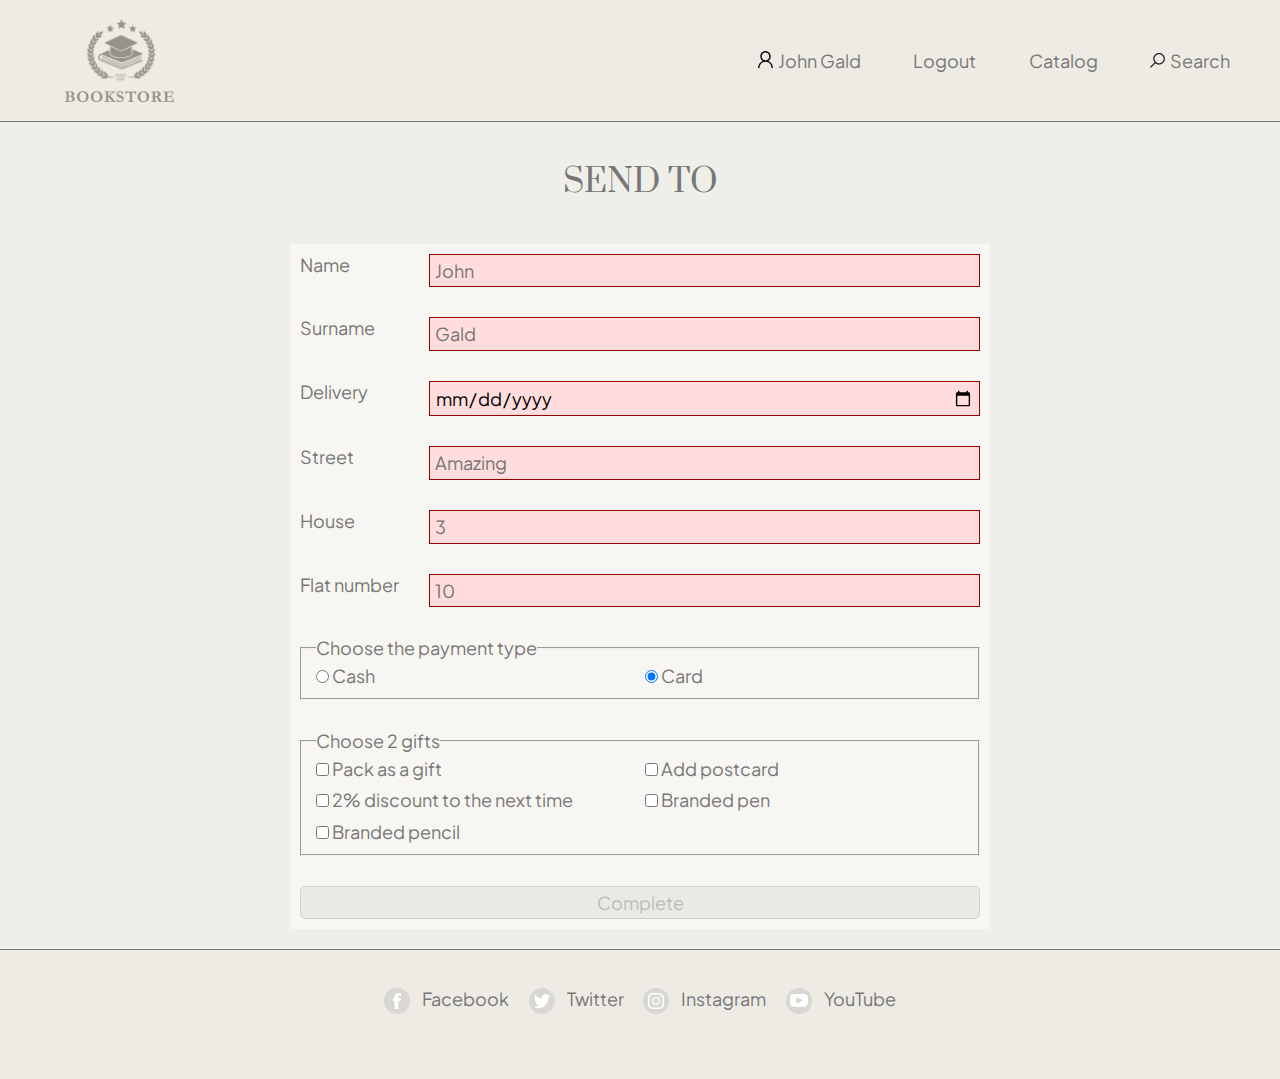
<file: books-shop/order.html>
<!DOCTYPE html>
<html lang="en">

<head>
    <meta charset="UTF-8">
    <meta http-equiv="X-UA-Compatible" content="IE=edge">
    <meta name="viewport" content="width=device-width, initial-scale=1.0">
    <meta name="description" content="PetStory Online ZOO project. Donate">
    <title>Order</title>

    <link rel="preload" href="./assets/fonts/PlusJakartaSans-Regular.woff2" as="font" type="font/woff2" crossorigin>
    <link rel="preload" href="./assets/fonts/Prata-Regular.woff2" as="font" type="font/woff2" crossorigin>

    <link rel="stylesheet" href="./assets/styles/fonts.css">
    <link rel="stylesheet" href="./assets/styles/normalize.css">
    <link rel="stylesheet" href="./assets/styles/header.css">
    <link rel="stylesheet" href="./assets/styles/style.css">
    <link rel="stylesheet" href="./assets/styles/footer.css">

    <link rel="shortcut icon" href="./favicon.ico" type="image/x-icon">
    <link rel="icon" href="./favicon.ico" type="image/x-icon">

    <script defer src="./assets/js/order.js"></script>
</head>

<body>
    <div class="site-container">
        <header class="header">
            <div class="header__container container">
                <a class="header__logo" href="./index.html">
                    <img src="./assets/images/logo.png" alt="Bookstore">
                </a>

                <nav class="header__nav nav">
                    <ul class="nav__list">
                        <li class="nav__item">
                            <a class="nav__link" href="#"><img class="nav__icon" src="./assets/icons/person.svg"
                                    alt="">John Gald</a>
                        </li>

                        <li class="nav__item">
                            <a class="nav__link" href="#">Logout</a>
                        </li>

                        <li class="nav__item">
                            <a class="nav__link" href="./index.html">Catalog</a>
                        </li>

                        <li class="nav__item">
                            <a class="nav__link" href="#"><img class="nav__icon" src="./assets/icons/search.svg"
                                    alt="">Search</a>
                        </li>
                    </ul>
                </nav>
            </div>
        </header>

        <main class="main">
            <section class="order">
                <div class="order__container container">
                    <h2 class="order__title section-title">SEND TO</h2>

                    <form class="order__form form" id="form" action="" autocomplete="off" method="POST" novalidate>
                        <label class="form__label form__label_name" for="name">Name<span class="error"
                                aria-live="polite"></span></label>
                        <input class="form__input form__input_name" id="name" name="name" type="text" minlength="4"
                            required pattern="^[A-Za-z]*$" placeholder="John">


                        <label class="form__label form__label_surname" for="surname">Surname<span class="error"
                                aria-live="polite"></span></label>
                        <input class="form__input form__input_surname" id="surname" name="surname" type="text"
                            minlength="5" required pattern="^[A-Za-z]*$" placeholder="Gald">

                        <label class="form__label form__label_date" for="date">Delivery<span class="error"
                                aria-live="polite"></span></label>
                        <input class="form__input form__input_date" id="date" name="date" type="date" required>

                        <label class="form__label form__label_street" for="street">Street<span class="error"
                                aria-live="polite"></span></label>
                        <input class="form__input form__input_street" id="street" name="street" type="text"
                            minlength="5" required pattern="^[A-Za-z0-9]{1}[A-Za-z0-9\s]*[A-Za-z0-9]{1}$"
                            placeholder="Amazing">

                        <label class="form__label form__label_house" for="house">House<span class="error"
                                aria-live="polite"></span></label>
                        <input class="form__input form__input_house" id="house" name="house" type="number" min="0"
                            required placeholder="3">

                        <label class="form__label form__label_flat" for="flat">Flat number<span class="error"
                                aria-live="polite"></span></label>
                        <input class="form__input form__input_flat" id="flat" name="flat" type="text" min="0" required
                            pattern='^\d+([/-]?\d+)*$' placeholder="10">

                        <fieldset class="form__set" id="radio-set">
                            <legend class="form__legend">Choose the payment type</legend>

                            <label class="form__label form__label_pay" for="cash">
                                <input class="form__input form__input_pay" id="cash" name="payment" type="radio"
                                    required>
                                Cash</label>

                            <label class="form__label form__label_pay" for="card"><input
                                    class="form__input form__input_pay" id="card" name="payment" type="radio" required
                                    checked>
                                Card</label>
                        </fieldset>

                        <fieldset class="form__set" id="checkbox-set" novalidate>
                            <legend class="form__legend" id="gifts">Choose 2 gifts<span class="error"
                                    aria-live="polite"></span>
                            </legend>

                            <label class="form__label form__label_checkbox" for="pack"><input
                                    class="form__input form__input_checkbox" id="pack" name="gifts" type="checkbox">
                                Pack
                                as a gift</label>


                            <label class="form__label form__label_checkbox" for="postcard"><input
                                    class="form__input form__input_checkbox" id="postcard" name="gifts" type="checkbox">
                                Add postcard</label>


                            <label class="form__label form__label_checkbox" for="discount"><input
                                    class="form__input form__input_checkbox" id="discount" name="gifts" type="checkbox">
                                2% discount to the next
                                time</label>


                            <label class="form__label form__label_checkbox" for="pen"><input
                                    class="form__input form__input_checkbox" id="pen" name="gifts" type="checkbox">
                                Branded pen</label>


                            <label class="form__label form__label_checkbox" for="pencil"><input
                                    class="form__input form__input_checkbox" id="pencil" name="gifts" type="checkbox">
                                Branded pencil</label>
                        </fieldset>

                        <button class="contacts__button btn submit-btn btn-gray" type="submit"
                            disabled>Complete</button>
                    </form>
                </div>
            </section>
        </main>

        <footer class="footer">
            <nav class="footer__nav">
                <ul class="footer__sociallist" aria-label="We are in social nets">
                    <li class="footer__socialitem">
                        <a class="footer__sociallink facebook" href="https:\\www.facebook.com" aria-label="Facebook">
                            <svg width="26" height="26" viewbox="0 0 26 26" fill="none"
                                xmlns="http://www.w3.org/2000/svg">
                                <circle cx="13" cy="13" r="13" fill="#C4C4C4" fill-opacity="0.5" />
                                <path fill-rule="evenodd" clip-rule="evenodd"
                                    d="M17 7.75008H15.4C14.2983 7.75008 14.3334 8.14316 14.3334 8.8619V9.99991H17L16.4666 13H14.3334V21H10.6V13H9V9.99991H10.6V8.58692C10.6 6.33782 11.7974 5 14.6268 5H17V7.75008Z"
                                    fill="white" />
                            </svg>

                            <span class="socialitem_text">Facebook</span>
                        </a>
                    </li>

                    <li class="footer__socialitem">
                        <a class="footer__sociallink twitter" href="https:\\www.twitter.com" aria-label="Twitter">
                            <svg width="26" height="26" viewbox="0 0 26 26" fill="none"
                                xmlns="http://www.w3.org/2000/svg">
                                <circle cx="13" cy="13" r="13" fill="#C4C4C4" fill-opacity="0.5" />
                                <path fill-rule="evenodd" clip-rule="evenodd"
                                    d="M21 7.65713C20.4114 7.93821 19.7787 8.12837 19.1147 8.21377C19.7923 7.77623 20.313 7.08372 20.5579 6.25827C19.9237 6.6633 19.2211 6.95752 18.4734 7.11604C17.8747 6.42906 17.0216 6 16.0774 6C14.2646 6 12.7949 7.58227 12.7949 9.53414C12.7949 9.81108 12.8238 10.0809 12.8798 10.3397C10.1517 10.1923 7.73296 8.7851 6.11392 6.6467C5.83136 7.16877 5.66944 7.77589 5.66944 8.42363C5.66944 9.64979 6.24896 10.7316 7.12976 11.3655C6.59168 11.347 6.08544 11.1882 5.64304 10.9235C5.64272 10.938 5.64272 10.9529 5.64272 10.9677C5.64272 12.6802 6.77424 14.1086 8.27584 14.4334C8.00048 14.5142 7.7104 14.5576 7.41104 14.5576C7.19952 14.5576 6.99392 14.5353 6.79344 14.4939C7.2112 15.898 8.42336 16.92 9.85984 16.9485C8.73648 17.8964 7.32096 18.4615 5.78304 18.4615C5.51808 18.4615 5.2568 18.4447 5 18.412C6.45264 19.4148 8.17824 20 10.0318 20C16.0698 20 19.3715 14.6144 19.3715 9.94401C19.3715 9.79068 19.3683 9.63821 19.3621 9.4866C20.0035 8.98839 20.56 8.36589 21 7.65713"
                                    fill="white" />
                            </svg>

                            <span class="socialitem_text">Twitter</span>
                        </a>
                    </li>

                    <li class="footer__socialitem">
                        <a class="footer__sociallink instagram" href="https:\\www.instagram.com" aria-label="Instagram">
                            <svg width="26" height="26" viewbox="0 0 26 26" xmlns="http://www.w3.org/2000/svg">
                                <circle cx="13" cy="13" r="13" fill="#C4C4C4" fill-opacity="0.5" />
                                <path fill-rule="evenodd" clip-rule="evenodd"
                                    d="M9.70172 5.04829C8.8501 5.087 8.26863 5.22215 7.75974 5.42002C7.23357 5.62431 6.78768 5.89803 6.34294 6.34276C5.89791 6.78749 5.62447 7.23351 5.42017 7.75967C5.2223 8.26869 5.08701 8.85014 5.04829 9.7016C5.00929 10.5549 5 10.8272 5 13C5 15.1728 5.00929 15.4449 5.04829 16.2984C5.08701 17.1499 5.2223 17.7313 5.42017 18.24C5.62447 18.7662 5.89791 19.2125 6.34294 19.6571C6.78768 20.102 7.23357 20.3754 7.75974 20.58C8.26863 20.7779 8.8501 20.913 9.70172 20.9517C10.5551 20.9907 10.8274 21 13.0001 21C15.1729 21 15.4452 20.9907 16.2986 20.9517C17.15 20.913 17.7315 20.7779 18.2407 20.58C18.7664 20.3754 19.2127 20.102 19.6575 19.6571C20.1022 19.2125 20.3755 18.7662 20.5801 18.24C20.7778 17.7313 20.9133 17.1499 20.952 16.2984C20.991 15.4449 21 15.1728 21 13C21 10.8272 20.991 10.5549 20.952 9.7016C20.9133 8.85014 20.7778 8.26869 20.5801 7.75967C20.3755 7.23351 20.1022 6.78749 19.6575 6.34276C19.2127 5.89803 18.7664 5.62431 18.2407 5.42002C17.7315 5.22215 17.15 5.087 16.2986 5.04829C15.4452 5.00943 15.1729 5 13.0001 5C10.8274 5 10.5551 5.00943 9.70172 5.04829ZM9.76747 19.5116C8.98742 19.4761 8.56382 19.3461 8.28209 19.2364C7.9085 19.091 7.6422 18.9177 7.36218 18.6378C7.08216 18.358 6.90886 18.0915 6.76357 17.7181C6.65399 17.4362 6.52384 17.0126 6.48812 16.2326C6.44969 15.389 6.44141 15.1359 6.44141 12.9999C6.44141 10.8637 6.44969 10.6108 6.48812 9.76709C6.52384 8.9872 6.65399 8.56362 6.76357 8.28175C6.90886 7.90831 7.08216 7.64173 7.36218 7.36186C7.6422 7.08199 7.9085 6.90841 8.28209 6.76355C8.56382 6.65398 8.98742 6.52369 9.76747 6.48797C10.611 6.44954 10.8641 6.4414 13.0001 6.4414C15.1361 6.4414 15.3891 6.44954 16.233 6.48797C17.0128 6.52369 17.4364 6.65398 17.7184 6.76355C18.0918 6.90841 18.3583 7.08199 18.6382 7.36186C18.9182 7.64173 19.0913 7.90831 19.2366 8.28175C19.3462 8.56362 19.4765 8.9872 19.5122 9.76709C19.5507 10.6108 19.5585 10.8637 19.5585 12.9999C19.5585 15.1359 19.5507 15.389 19.5122 16.2326C19.4765 17.0126 19.3462 17.4362 19.2366 17.7181C19.0913 18.0915 18.9182 18.358 18.6382 18.6378C18.3583 18.9177 18.0918 19.091 17.7184 19.2364C17.4364 19.3461 17.0128 19.4761 16.233 19.5116C15.3894 19.5503 15.1364 19.5583 13.0001 19.5583C10.8641 19.5583 10.611 19.5503 9.76747 19.5116ZM16.3105 8.72943C16.3105 9.25945 16.7403 9.68947 17.2706 9.68947C17.8008 9.68947 18.2305 9.25945 18.2305 8.72943C18.2305 8.19913 17.8008 7.76954 17.2706 7.76954C16.7403 7.76954 16.3105 8.19913 16.3105 8.72943ZM8.8916 13.0002C8.8916 15.2691 10.731 17.1082 12.9999 17.1082C15.2689 17.1082 17.108 15.2691 17.108 13.0002C17.108 10.7312 15.2689 8.89203 12.9999 8.89203C10.731 8.89203 8.8916 10.7312 8.8916 13.0002ZM10.334 13.0001C10.334 11.5273 11.5278 10.3334 13.0006 10.3334C14.4734 10.3334 15.6673 11.5273 15.6673 13.0001C15.6673 14.473 14.4734 15.6668 13.0006 15.6668C11.5278 15.6668 10.334 14.473 10.334 13.0001Z"
                                    fill="white" />
                            </svg>
                            <span class="socialitem_text">Instagram</span>
                        </a>
                    </li>

                    <li class="footer__socialitem">
                        <a class="footer__sociallink youtube" href="https:\\www.youtube.com" aria-label="YouTube">
                            <svg width="26" height="26" viewbox="0 0 26 26" fill="none"
                                xmlns="http://www.w3.org/2000/svg">
                                <circle cx="13" cy="13" r="13" fill="#C4C4C4" fill-opacity="0.5" />
                                <path fill-rule="evenodd" clip-rule="evenodd"
                                    d="M16.0062 11.7728L11.4938 9.51719C11.4938 9.51719 10.2404 8.94726 10.2404 10.0186V15.031C10.2404 15.031 10.2636 15.7955 11.4938 15.2815C12.3498 14.9237 16.0062 13.0258 16.0062 13.0258C16.0062 13.0258 16.9391 12.4282 16.0062 11.7728ZM21.5213 16.7852C20.9624 18.3749 19.7669 18.5797 18.7637 18.7901C17.2852 19.1002 7.77237 19.0612 6.22922 18.5394C5.26706 18.2141 4.67503 18.0741 4.22386 15.7827C3.93499 14.3165 3.91592 10.003 4.22386 8.51494C4.52204 7.07408 5.27096 6.39753 6.73067 6.25928C10.6515 5.88785 17.205 5.94029 19.265 6.25928C21.1748 6.55486 21.5739 7.69385 21.772 8.76545C22.0927 10.5004 22.1304 15.0524 21.5213 16.7852Z"
                                    fill="white" />
                            </svg>
                            <span class="socialitem_text">YouTube</span>
                        </a>
                    </li>
                </ul>
            </nav>
        </footer>
    </div>

</body>

</html>
</file>
<file: books-shop/assets/styles/fonts.css>
@font-face {
    font-family: "Plus Jakarta Sans";
    src: url("../fonts/PlusJakartaSans-Regular.woff2") format("woff2"),
         url("../fonts/PlusJakartaSans-Regular.woff") format("woff");
    font-display: swap;
    font-weight: 400;
    font-style: normal;
}

@font-face {
    font-family: "Prata";
    src: url("../fonts/Prata-Regular.woff2") format("woff2"),
        url("../fonts/Prata-Regular.woff") format("woff");
    font-display: swap;
    font-weight: 400;
    font-style: normal;
}
</file>
<file: books-shop/assets/styles/header.css>
.header {
  position: fixed;
    top: 0;
    left: 0;
  padding: 14px 0;
  width: 100%;
  color: var(--color-7);
  background-color: #edebe4;
  border-bottom: 1px solid var(--color-7);
  z-index: 2;
}

.header__container {
  position: relative;
  display: -webkit-box;
  display: -ms-flexbox;
  display: flex;
  align-items: center;
  justify-content: space-between;
}

.header__logo {
  display: block;
  width: 139px;
  height: 93px;
}

.header__nav {
position: relative;
width: 40%;
}

.nav__list {
  display: flex;
  align-items: center;
  justify-content: space-between;
  width: 100%;
}

.nav__icon {
  margin-right: 5px;
  width: 15px;
  height: auto;
}

.nav__link {
  -webkit-transition: all .4s ease;
  -o-transition: all .4s ease;
  transition: all .4s ease;
}

.nav__link:hover {
  color: var(--color-hover);
}

.nav__link:active {
  color: var(--color-active);
}
</file>
<file: books-shop/assets/styles/style.css>
html {
  -webkit-box-sizing: border-box;
          box-sizing: border-box;
}

*,
*::before,
*::after {
  margin: 0;
	padding: 0;
  -webkit-box-sizing: inherit;
          box-sizing: inherit;
}

:root {
  --color-white: #fff;
  --color-black: #000;
  --color-7: #777;
  --color-7a: #7a7a7a;
  --color-active: #4b9200;
  --color-orange: #f9804b;
  --color-back: #efeee8;
  --color-rad: #d31414;
  --color-gray: #767474;
  --color-gray-smoky: #ababab;
  --color-gray-light: #f1f3f2;
  --color-hover: #e47209;
}

body {
  margin: 0;
  font-family: "Plus Jakarta Sans", Arial, sans-serif;
  font-size: 18px;
  font-weight: 400;
  line-height: 120%;
  color: var(--color-7);
  background-color: var(--color-back);
}

body._lock {
  overflow: hidden;
}

button, input {
  font: inherit;
}

input {
  border: 1px solid transparent
}

button {
  padding: 0;
  border: none;
  outline: none;
  color: inherit;
  cursor: pointer;
  background: transparent;
}

img,
picture {
  width: 100%;
  height: auto;
  max-height: 100%;
  object-fit: cover;
}

a {
  position: relative;
  border: none;
  outline: none;
  text-decoration: none;
  color: inherit;
  cursor: pointer;
}

ol,
ul {
  margin: 0;
  padding: 0;
  list-style: none;
}

svg {
  transition: all .4s ease;
}

.main {
  padding-top: 122px;
}

.site-container {
  position: relative;
  overflow: hidden;
}

.container {
  margin: 0 auto;
  width: 100%;
  max-width: 1180px;
}

.btn {
  color: #333;
  border: 1px solid transparent;
  border-radius: 5px;
  transition: all .4s ease;
}

label {
  cursor: pointer;
}

.section-title {
  margin-bottom: 50px;
  text-align: center;
  font-family: "Prata", Arial, sans-serif;
  font-size: 32px;
  font-weight: 400;
}

.visually-hidden {
  position: absolute !important;
  clip: rect(1px 1px 1px 1px); /* IE6, IE7 */
  clip: rect(1px, 1px, 1px, 1px);
  padding: 0 !important;
  border: 0 !important;
  height: 1px !important;
  width: 1px !important;
  overflow: hidden;
}

section {
  margin-bottom: 20px;
  padding-top: 50px;
}

.catalog__list {
  display: grid;
  grid-template-columns: repeat(2, 1fr);
  column-gap: 30px;
  row-gap: 20px;
  margin-bottom: 30px;
}

.catalog__item {
  display: flex;
  height: auto;
  border: 1px solid #7a7a7a;
  border-radius: 0 10px 10px 0;
  background-color: #f7f6f2;
}



.card__picture {
  display: block;
  width: 50%;
  transition: all .4s ease;
}

.card__picture:hover {
  cursor: grab;
}

.card__content {
  position: relative;
  display: flex;
  flex-direction: column;
  align-items: flex-start;
  padding: 30px;
  width: 50%;
}

.card__author {
  margin-bottom: 20px;
  width: 75%;
  font-size: 14px;
}

.card__title {
  margin-bottom: 20px;
  font-family: "Prata", Arial, sans-serif;
  font-size: 22px;
  font-weight: 400;
  line-height: 150%;
}

.card__price {
  font-family: "Prata", Arial, sans-serif;
  font-size: 18px;
}

.card__buttons {
  display: flex;
  justify-content: space-between;
  margin-top: auto;
  width: 100%;
  font-size: 16px;
}

.show-btn {
  padding: 5px;
  font-style: italic;
}

.show-btn:hover,
.show-btn:focus {
  border-color: #7a7a7a;
  background-color: var(--color-hover);
}


.show-btn:active {
  border-color: #7a7a7a;
  background-color: var(--color-active);
}

.btn-gray {
  padding: 5px 10px;
  background-color: #d1cdcd;
  border-color: #7a7a7a;
}

.btn-gray:hover,
.btn-gray:focus {
  color: var(--color-hover);
  border-color: var(--color-hover);
}

.btn-gray:active {
  color: var(--color-active);
  border-color: var(--color-active);
}

.delete-btn {
  position: absolute;
  top: 20px;
  right: 20px;
  width: 40px;
  height: 40px;
  cursor: pointer;
  transition: all .4s ease;
  z-index: -1;
  opacity: 0;
  font-family: "Prata", Arial, sans-serif;
  font-size: 22px;
  text-align: center;
}

.delete-btn:hover {
  color: var(--color-hover);
}

.delete-btn:active {
  color: var(--color-active);
}

.delete-btn-visible {
  z-index: unset;
  opacity: 1;
}

/* Order */

.order__form {
  margin: 0 auto;
  padding: 10px;
  display: grid;
  grid-template-columns: [labels] auto [controls] 1fr;
  grid-auto-flow: row;
  grid-gap: 30px;
  width: 80%;
  max-width: 700px;
  background-color: #f7f6f2;
}

.form__set {
  grid-column: labels;
  grid-row: auto;
}

.form__set,
.submit-btn {
  grid-column: span 2;
}

.form__input {
  grid-column: controls;
  grid-row: auto;
  padding: 5px;
  border: 0;
}

#checkbox-set {
  display: grid;
  grid-template-columns: 1fr 1fr;
    grid-auto-flow: row;
    grid-gap: 10px;
}

#radio-set {
  display: grid;
  grid-template-columns: 1fr 1fr;
  grid-auto-flow: row;
  grid-gap: 10px;
}

/* Bag */

.card__price {
  margin-bottom: 25px;
  text-align: center;
}

.confirm-btn {
  display: block;
  margin: 0 auto;
  padding: 5px 20px;
  width: 200px;
  text-align: center;
}

/* Modal pop-up */

.modal {
  display: none;
  position: fixed;
  top: 50%;
  left: 50%;
  transform: translate(-50%, -50%);
  width: 90%;
  max-width: 600px;
  height: auto;
  color: #000;
  background-color: #f7f6f2;
  border-radius: 20px;
  z-index: 20;
}

.modal__open {
  display: block;
}

.modal__content {
  padding: 20px;
  width: 100%;
}

.black {
  visibility: hidden;
  position: absolute;
  top: 0;
  left: 0;
  bottom: 0;
  width: 100%;
  height: auto;
  background-color: rgba(0, 0, 0, .7);
}

.black_active {
  visibility: visible;
  z-index: 3;
}

.pop-up__close {
  position: absolute;
  top: 10px;
  right: 10px;
  width: 40px;
  height: 40px;
}

.pop-up__close img {
  display: block;
  margin: auto;
  width: 13px;
  height: 13px;
}

.pop-up_active {
  width: 267px;
  height: 391px;
}

.modal__text {
  margin-bottom: 30px;
  line-height: 130%;
}

/* Form validation */

input:invalid {
  border: 1px solid #900;
  background-color: #FDD;
}

input:focus:invalid {
  outline: none;
}

.form__label,
.form__legend {
  position: relative;
}

.error {
  position: absolute;
  top: -30px;
  left: 70%;
  display: inline-block;
  width: max-content;
  padding: 0;
  font-size: 80%;
  color: white;
  background-color: rgb(169, 21, 21);
  border-radius: 5px;
}

.error.active {
  padding: 0.3em;
}

.submit-btn:disabled {
  opacity: .3;
  cursor: unset;
}

.dragover {
  color: white;
  background-color: var(--color-hover);
  z-index: 100;
}
</file>
<file: books-shop/assets/styles/footer.css>
.footer {
  display: flex;
  justify-content: center;
  padding-top: 38px;
  padding-bottom: 50px;
  background-color: #edebe4;
  border-top: 1px solid var(--color-7);
}

.footer__nav {
  width: 40%;
}

.footer__sociallist {
  display: flex;
  justify-content: space-between;
  margin-bottom: 6px;
}

.footer__socialitem {
  height: 26px;
  transition: background-color .3s ease,
    opacity .3s ease;
}

.footer__socialitem:not(:last-child) {
  margin-bottom: 9px;
}

.footer__sociallink {
  width: 26px;
  height: 26px;
  border-radius: 50%;
  background-repeat: no-repeat;
  background-size: 34%;
  background-position: center;
  transition: background-color .3s ease,
    opacity .3s ease;
}

.footer__sociallink:hover {
  color: var(--color-hover);
}

.footer__sociallink:active {
  color: var(--color-active);
}

.footer__sociallink svg {
  margin-right: 9px;
  vertical-align: top;
}

.footer__sociallink svg circle {
  fill: #c4c4c4;
}

.footer__sociallink:hover svg circle,
.footer__sociallink:focus svg circle {
  fill: var(--color-hover);
  fill-opacity: 1;
}

.footer__socialitem:active svg circle {
  fill: var(--color-active);
  fill-opacity: 1;
}
</file>
<file: online-zoo/assets/styles/fonts.css>
@font-face {
    font-family: "roboto";
    src: url("../fonts/Roboto-Bold.woff2") format("woff2"),
         url("../fonts/Roboto-Bold.woff") format("woff");
    font-display: swap;
    font-weight: 700;
    font-style: normal;
}

@font-face {
    font-family: "roboto";
    src: url("../fonts/Roboto-Medium.woff2") format("woff2"),
         url("../fonts/Roboto-Medium.woff") format("woff");
    font-display: swap;
    font-weight: 500;
    font-style: normal;
}

@font-face {
    font-family: "roboto";
    src: url("../fonts/Roboto-Regular.woff2") format("woff2"),
         url("../fonts/Roboto-Regular.woff") format("woff");
    font-display: swap;
    font-weight: 400;
    font-style: normal;
}

@font-face {
    font-family: "roboto";
    src: url("../fonts/Roboto-Light.woff2") format("woff2"),
         url("../fonts/Roboto-Light.woff") format("woff");
    font-display: swap;
    font-weight: 300;
    font-style: normal;
}

@font-face {
    font-family: "roboto";
    src: url("../fonts/Roboto-Thin.woff2") format("woff2"),
         url("../fonts/Roboto-Thin.woff") format("woff");
    font-display: swap;
    font-weight: 100;
    font-style: normal;
}
</file>
<file: online-zoo/assets/styles/style.css>
html {
  -webkit-box-sizing: border-box;
          box-sizing: border-box;
}

*,
*::before,
*::after {
  margin: 0;
	padding: 0;
  -webkit-box-sizing: inherit;
          box-sizing: inherit;
}

:root {
  --color-white: #fff;
  --color-black: #000;
  --color-frosted-glass-white: #fdfdff;
  --color-black-blue: #333b41;
  --color-active: #4b9200;
  --color-orange: #f9804b;
  --color-yellow: #ffee2e;
  --color-rad: #d31414;
  --color-gray: #767474;
  --color-gray-smoky: #ababab;
  --color-gray-light: #f1f3f2;
  --color-hover: #e47209;
}

body {
  margin: 0;
  font-family: "roboto", Arial, sans-serif;
  font-size: 16px;
  font-weight: 400;
  line-height: 32px;
  color: var(----color-black-blue);
  background-color: var(--color-white);
}

body._lock {
  overflow: hidden;
}

button, input {
  font: inherit;
}

button {
  padding: 0;
  border: none;
  outline: none;
  color: inherit;
  cursor: pointer;
  background: transparent;
}

img,
picture {
  width: 100%;
  height: auto;
  max-height: 100%;
  -o-object-fit: cover;
     object-fit: cover;
}

a {
  position: relative;
  border: none;
  outline: none;
  text-decoration: none;
  color: inherit;
  cursor: pointer;
}

ol,
ul {
  margin: 0;
  padding: 0;
  list-style: none;
}

svg {
  -webkit-transition: all .4s ease;
  -o-transition: all .4s ease;
  transition: all .4s ease;
}

.site-container {
  position: relative;
  overflow: hidden;
}

.container {
  margin: 0 auto;
  width: 100%;
  max-width: 1160px;
}

.logo {
  width: 82px;
  height: 52px;
  -o-object-fit: cover;
     object-fit: cover;
}

.btn {
  font-weight: 500;
  color: var(--color-white);
  background: linear-gradient(113.96deg, #F9804B 1.49%, #FE9013 101.44%);
  border-radius: 25px;
}

.btn:hover {
  background:none;
  background-color: var(--color-hover);
}


.btn:active {
  background:none;
  background-color: var(--color-active);
}

.btn:disabled {
  background:none;
  background-color: var(--color-gray);
}

label {
  cursor: pointer;
}

.section-title {
  font-size: 48px;
  font-weight: 400;
  line-height: 120%;
}

.visually-hidden {
  position: absolute !important;
  clip: rect(1px 1px 1px 1px); /* IE6, IE7 */
  clip: rect(1px, 1px, 1px, 1px);
  padding: 0 !important;
  border: 0 !important;
  height: 1px !important;
  width: 1px !important;
  overflow: hidden;
}

@media (max-width: 1199.98px) {
  .container {
   max-width: 1160px;
   padding-left: 30px;
   padding-right: 30px;
   }
 }

 @media (max-width: 991.98px) {
   .container {
     max-width: 940px;
     padding-left: 20px;
     padding-right: 20px;
   }
 }

 @media (max-width: 575.98px) {
   .container {
     margin: 0 auto;
     padding: 0 10px;
     max-width: 576px;
   }

   .logo {
     width: 97px;
     height: 22px;
   }

   .section-title {
     font-size: 28px;
     line-height: 38px;
   }
 }
</file>
<file: online-zoo/assets/styles/header.css>
.header {
  position: relative;
  padding: 14px 0;
  width: 100%;
  font-weight: 500;
  color: var(--color-white);
  background-color: var(--color-black);
}

.header__container {
  position: relative;
  display: -webkit-box;
  display: -ms-flexbox;
  display: flex;
  -webkit-box-align: center;
      -ms-flex-align: center;
          align-items: center;

}

.black {
  visibility: hidden;
  position: absolute;
  top: 0;
  left: 0;
  bottom: 0;
  width: 100%;
 height: auto;
  background-color: rgba(0, 0, 0, .7);
}

.black_active {
  visibility: visible;
  z-index: 3;
}

.burger {
  display: none;
  position: relative;
  z-index: 5;
  width: 18px;
  height: 10px;
  -webkit-transition: all .4s ease;
  -o-transition: all .4s ease;
  transition: all .4s ease;
}

.burger__line {
  position: absolute;
  right: 0;
  width: 18px;
  height: 2px;
  background-color: #fff;
  -webkit-transition: all .4s ease;
  -o-transition: all .4s ease;
  transition: all .4s ease;
}

.burger__line_line1 {
  top: 0;
}

.burger__line_line2 {
  top: 50%;
  -webkit-transform: scale(1) translate(0px, -50%);
          -ms-transform: scale(1) translate(0px, -50%);
      transform: scale(1) translate(0px, -50%);
}

.burger__line_line3 {
  bottom: 0;
}

.header__logo {
  display: block;
  margin-right: 5.3%;
  width: 82px;
  height: 52px;
}

.header__logo:hover {
  background-color: var(--color-hover);
}

.header__logo_burger {
  display: none;
  margin-bottom: 20px;
  width: 65.6px;
  height: 41.6px;
}

.header__burger {
  display: -webkit-box;
  display: -ms-flexbox;
  display: flex;
  -webkit-box-pack: justify;
      -ms-flex-pack: justify;
          justify-content: space-between;
  justify-items: center;
  width: 88%;
}

.header__nav {
  position: relative;
  display: -webkit-box;
  display: -ms-flexbox;
  display: flex;
  -webkit-box-pack: justify;
      -ms-flex-pack: justify;
  justify-content: space-between;
  margin-right: 50%;
}

.nav__list {
  display: -webkit-box;
  display: -ms-flexbox;
  display: flex;
  -webkit-box-align: center;
      -ms-flex-align: center;
  align-items: center;
  width: 100%;
}

.nav__item:not(:last-child) {
  margin-right: 24.7%;
}

.nav__link {
  -webkit-transition: all .4s ease;
  -o-transition: all .4s ease;
  transition: all .4s ease;
}

.nav__link:hover {
  color: var(--color-hover);
}

.nav__link:active {
  color: var(--color-active);
}

.active {
  color: var(--color-orange);
}

.header-top__right {
  display: -webkit-box;
  display: -ms-flexbox;
  display: flex;
  -webkit-box-pack: end;
      -ms-flex-pack: end;
          justify-content: flex-end;
  -webkit-box-align: center;
      -ms-flex-align: center;
          align-items: center;
  min-width: 90px;
  -webkit-transition: all .4s ease;
  -o-transition: all .4s ease;
  transition: all .4s ease;
}

.header-top__right:active {
  color: var(--color-active);
}


@media (max-width: 1199.98px) {
  .header {
    z-index: 5;
  }

  .header__logo {
    margin-right: 6.6%;
  }

  .nav__item:not(:last-child) {
    margin-right: 20.3%;
  }
 }

 @media (max-width: 991.98px) {
  .header {
    position: fixed;
    top: 0;
    left: 0;
    padding: 2.5px 0;
  }

  .burger {
    display: block;
    position: absolute;
    top: 13px;
    right: 13px;
    z-index: 25;
  }

  .header__logo {
    width: 47px;
    height: 29px;
  }

  .header__logo_active {
    display: none;
  }

  .header__logo_burger {
    display: block;
  }

  .toggle .burger__line_line1 {
    width: 18px;
    top: 50%;
    background-color: var(--color-black);
    transform: rotate(-45deg) translate(0.5px, -50%);
  }

  .toggle .burger__line_line2 {
    transform: scale(0);
  }

  .toggle .burger__line_line3 {
    width: 18px;
    bottom: 50%;
    background-color: var(--color-black);
    transform: rotate(45deg) translate(0.5px, 50%);
  }

  .burger:active .burger__line {
    background-color: var(--color-active);
  }

  .header__burger {
    visibility: hidden;
    position: fixed;
    top: 0;
    left: -100%;
    flex-direction: column;
    justify-content: flex-start;
    margin-top: 0;
    margin-right: 0;
    padding-top: 13px;
    padding-bottom: 37px;
    padding-left: 14px;
    width: 100%;
    color: var(--color-black-blue);
    background-color: var(--color-white);
    overflow: auto;
    -webkit-transition: opacity .4s ease, left .4s ease 0s, -webkit-transform .4s ease-in;
    transition: opacity .4s ease, left .4s ease 0s, -webkit-transform .4s ease-in;
    -o-transition: transform .4s ease-in, opacity .4s ease, left .4s ease 0s;
    transition: transform .4s ease-in, opacity .4s ease, left .4s ease 0s;
    transition: transform .4s ease-in, opacity .4s ease, left .4s ease 0s, -webkit-transform .4s ease-in;
  }

  .header__burger_active {
    visibility: visible;
    left: 0;
    z-index: 20;
  }

  .nav__list {
    position: relative;
    z-index: 25;
    -webkit-box-orient: vertical;
    -webkit-box-direction: normal;
        -ms-flex-direction: column;
            flex-direction: column;
    -webkit-box-align: start;
        -ms-flex-align: start;
            align-items: flex-start;
    padding-top: 5px;
  }

  .nav__item:not(:last-child) {
    margin-bottom: 5px;
  }

  .header-top__right {
    justify-content: start;
  }

  .header__nav {
    margin-bottom: 10px;
  }

  .nav__link {
    font-size: 16px;
    font-weight: 400;
    line-height: 140%;
  }
 }

 @media (max-width: 575.98px) {

 }
</file>
<file: online-zoo/pages/donate/style.css>
.hero {
  position: relative;
  height: 386px;
  background-image: url("../../assets/images/panda_bg.jpg");
  background-repeat: no-repeat;
  background-size: cover;
  background-color: var(--color-gray-light);
}


.feed {
  padding-top: 40px;
  padding-bottom: 177px;
  background: linear-gradient(315.75deg, rgba(254, 210, 144, 0.7) 30.06%, #FEBDAB 100.95%, rgba(254, 210, 144, 0.7) 106.36%), linear-gradient(315.75deg, rgba(254, 189, 171, 0.74) 30.06%, rgba(243, 169, 248, 0.66) 50.74%, #E0D8F0 80.49%, #EAF7FE 127.9%, #EAF7FE 149.54%), linear-gradient(315.75deg, rgba(254, 189, 171, 0.74) 30.06%, rgba(243, 169, 248, 0.66) 50.74%, #E0D8F0 80.49%, #EAF7FE 127.9%, #EAF7FE 149.54%);
  opacity: 0.9;
}


.feed__inside {
  padding: 41px 92px 62px;
  background: rgba(253, 253, 255, 0.52);
  backdrop-filter: blur(2px);
  border-radius: 20px;
}

.feed__title {
  margin-left: -13px;
  margin-bottom: 21px;
  font-size: 48px;
  font-weight: 400;
  line-height: 120%;
  text-align: center;
  color: #fe9013;
}

.text_1 {
  margin-bottom: 45px;
  font-size: 16px;
  font-weight: 500;
  line-height: 140%;
  color: var(--color-white);
}

.text_2 {
  margin-bottom: 59px;
  font-size: 36px;
  line-height: 130%;
  color: #fe9013;
}

.text_3 {
  margin-bottom: 60px;
  font-size: 24px;
  font-weight: 400;
  line-height: 120%;
  color: var(--color-black-blue);
}

.feed__subtitle {
  margin-bottom: 10px;
  font-size: 36px;
  font-weight: 400;
  line-height: 130%;
  text-align: center;
  color: var(--color-white);
}

.feed__list {
  display: flex;
  margin-bottom: 31px;
}

.feed__item_0 {
  width: 215px;
}

.feed__item_1 {
  padding-top: 106px;
}

.feed__item_2 {
  padding: 122px 12px 50px;
  width: 40px;
}

.feed__item_3 {
  padding: 0px 49px;
}

.item__number {
  margin-bottom: 5px;
  font-size: 72px;
  font-weight: 500;
  line-height: 80%;
  text-align: center;
  color: var(--color-black);
}

.feed__form {
  display: flex;
  flex-direction: column;
  justify-items: flex-start;
  align-items: center;
}

.feed__form_group {
  margin-right: 0;
}

.feed__bar_label {
  display: inline-block;
  margin-bottom: 13px;
}

.feed__bar {
  margin-bottom: 12px;
  padding: 12.5px 30px;
  background-color: #404950;
  border-radius: 5px;
  width: 100%;
  height: 27px;
}

.feed__bar_line {
  background-color: #72828E;
  width: 100%;
  height: 2px;
}

.feed__bar_list {
  display: flex;
  justify-content: flex-start;
  margin-bottom: 50px;
}

.feed__bar_item {
  position: relative;
}

.feed__bar_item5000 {
  margin-right: 5.2%;
}

.feed__bar_item2000 {
  margin-right: 5.8%;
}

.feed__bar_item1000 {
  margin-right: 5.8%;
}

.feed__bar_item500 {
  margin-right: 6.9%;
}

.feed__bar_item250 {
  margin-right: 6.9%;
}

.feed__bar_item100 {
  margin-right: 7.6%;
}

.feed__bar_item50 {
  margin-right: 8.6%;
}

.feed__bar_item25 {
  position: relative;
}

.feed__bar_text {
  font-size: 26px;
  font-weight: 500;
  line-height: 140%;
}

.feed__bar_round {
  position: absolute;
  top: -45px;
  left: 15%;
  width: 40px;
  height: 40px;
  background-color: transparent;
  cursor: pointer;
}

.round {
  position: absolute;
  top: 15px;
  left: 15px;
  width: 10px;
  height: 10px;
  border-radius: 50%;
  background-color: var(--color-yellow);
}

.feed__bar_round::before {
  content: "";
  position: absolute;
  top: 9px;
  left: 9px;
  width: 23px;
  height: 23px;
  border: 3px solid transparent;
  border-radius: 50%;
}

.feed__bar_round::after {
  content: "";
  position: absolute;
  top: 0px;
  left: 0px;
  width: 40px;
  height: 40px;
  border: 3px solid transparent;
  border-radius: 50%;
}

.item_active .feed__bar_round::before {
  border: 3px solid #FE9013;
}

.item_active .feed__bar_round::after {
  border-color: #FE9013;
}

.item_active .feed__bar_text svg {
  fill: #FE9013;
}

.item_active .feed__bar_text {
  color: #FE9013;
}

.feed__input_amount {
  margin-bottom: 19px;
  padding-left: 10px;
  width: 268px;
  height: 54px;
  border: 2px solid #929699;
  border-radius: 2px;
  background-color: transparent;
}

.feed__input_amount::placeholder {
  margin-right: 10px;
  font-weight: 400;
  line-height: 140%;
  color: #929699;
  background-image: url("../../assets/icons/dollar.svg");
  background-repeat: no-repeat;
  background-position: right;
}

.feed__input_radio {
  position: absolute;
  z-index: -1;
  opacity: 0;
}

.feed__input_radio + label {
  display: inline-flex;
  align-items: center;
  user-select: none;
}

.feed__input_radio+label::before {
  content: '';
  display: inline-block;
  width: 16px;
  height: 16px;
  flex-shrink: 0;
  flex-grow: 0;
  border: 1px solid #fe9013;
  border-radius: 50%;
  margin-right: 10px;
  background-repeat: no-repeat;
  background-position: center center;
  background-size: 50% 50%;
}

.feed__input_radio:checked+label::before {
  border-color: var(--color-active);
  background-color: var(--color-active);
}

.radio_1 {
  margin-right: 47px;
}

.group_last {
  margin-bottom: 24px;
  padding-left: 29px;
  width: 270px;
}

.feed__button {
  margin-bottom: 23px;
  padding: 16px 73px;
  font-weight: 500;
  font-size: 16px;
  line-height: 140%;
}


@media (max-width: 1199.98px) {
  .feed__bar_item5000 {
    display: none;
  }

  .feed {
    padding-top: 44px;
    padding-bottom: 30px;
  }

  .feed__inside {
    padding: 19px 47px 47px;
  }

  .feed__title {
    margin-bottom: 12px;
  }

  .text_2 {
    margin-bottom: 41px;
  }

  .text_3 {
    margin-bottom: 60px;
    font-size: 24px;
    font-weight: 400;
    line-height: 120%;
    color: var(--color-black-blue);
  }

  .feed__subtitle {
    margin-bottom: 29px;
    margin-right: 92px;
    text-align: left;
  }

  .feed__list {
    display: flex;
    justify-content: space-between;
    margin: 0 auto;
    margin-bottom: 31px;
    width: 72%;
  }

  .feed__item_0 {
    display: none;
  }

  .feed__item_1 {
    padding-top: 106px;
    padding-left: 22px;
    width: 265px;
  }

  .feed__item_1 .item__text {
    text-align: center;
    width: 100%;
  }


  .feed__item_2 {
    padding: 122px 4px 50px;
    width: 40px;
  }

  .feed__form {
    display: flex;
    flex-direction: column;
    justify-items: flex-start;
    align-items: center;
  }

  .feed__form_group {
    margin-right: 0;
    padding: 0 20px;
  }

  .feed__bar_label {
    display: inline-block;
    margin-bottom: 13px;
  }

  .feed__bar {
    margin-bottom: 12px;
    padding: 12.5px 30px;
    background-color: #404950;
    border-radius: 5px;
    width: 100%;
    height: 27px;
  }

  .feed__bar_line {
    background-color: #72828E;
    width: 100%;
    height: 2px;
  }

  .feed__bar_list {
    display: flex;
    justify-content: space-between;
    margin-bottom: 50px;
  }

  .feed__bar_item {
    position: relative;
  }

  .feed__bar_item25 {
    position: relative;
  }

  .feed__bar_text {
    font-size: 26px;
    font-weight: 500;
    line-height: 140%;
  }

  .feed__bar_round {
    position: absolute;
    top: -45px;
    left: 15%;
    width: 40px;
    height: 40px;
    background-color: transparent;
    cursor: pointer;
  }

  .round {
    position: absolute;
    top: 15px;
    left: 15px;
    width: 10px;
    height: 10px;
    border-radius: 50%;
    background-color: var(--color-yellow);
  }

  .feed__bar_round::before {
    content: "";
    position: absolute;
    top: 9px;
    left: 9px;
    width: 23px;
    height: 23px;
    border: 3px solid transparent;
    border-radius: 50%;
  }

  .feed__bar_round::after {
    content: "";
    position: absolute;
    top: 0px;
    left: 0px;
    width: 40px;
    height: 40px;
    border: 3px solid transparent;
    border-radius: 50%;
  }

  .item_active .feed__bar_round::before {
    border: 3px solid #FE9013;
  }

  .item_active .feed__bar_round::after {
    border-color: #FE9013;
  }

  .item_active .feed__bar_text svg {
    fill: #FE9013;
  }

  .item_active .feed__bar_text {
    color: #FE9013;
  }

  .feed__input_amount {
    margin-bottom: 19px;
    width: 268px;
    height: 54px;
    border: 2px solid #929699;
    border-radius: 2px;
    background-color: transparent;
  }

  .feed__input_amount::placeholder {
    padding-left: 10px;
    margin-right: 10px;
    font-weight: 400;
    line-height: 140%;
    color: #929699;
    background-image: url("../../assets/icons/dollar.svg");
    background-repeat: no-repeat;
    background-position: right;
  }

  .radio_1 {
    margin-right: 61px;
  }

  .group_last {
    margin-bottom: 26px;
  }

  .feed__button {
    margin-bottom: 23px;
    padding: 15px 74px;
    font-weight: 500;
    font-size: 16px;
    line-height: 140%;
  }
 }

 @media (max-width: 991.98px) {
  .hero {
    margin-top: 34px;
    height: 335px;
    background-image: url("../../assets/images/panda_bg_m.jpg");
  }

  .feed {
    padding-top: 30px;
    padding-bottom: 45px;
  }

  .feed__inside {
    padding: 30px 0px 30px;
  }

  .feed__title {
    margin-left: 0px;
    margin-bottom: 21px;
    font-size: 48px;
    font-weight: 400;
    line-height: 120%;
    text-align: center;
    color: #fe9013;
  }

  .text_1 {
    margin-bottom: 28px;
  }

  .text_2 {
    margin-bottom: 30px;
  }

  .text_3 {
    margin-bottom: 50px;
    text-align: center;
  }

  .feed__subtitle {
    margin-bottom: 19px;
    margin-right: 20px;
    font-size: 24px;
    line-height: 120%;
  }

  .feed__list {
    display: flex;
    margin-bottom: 25px;
    width: 100%;
  }

  .feed__item_0 {
    width: 215px;
  }

  .feed__item_1 {
    padding-top: 106px;
    padding-left: 17px;
    width: 215px;
  }

  .feed__item_2 {
    padding: 122px 0px 50px;
    width: 40px;
  }

  .feed__item_3 {
    padding: 0px 41px;
  }

  .item__number {
    margin-bottom: 5px;
    font-size: 72px;
    font-weight: 500;
    line-height: 80%;
    text-align: center;
    color: var(--color-black);
  }

  .feed__form {
    display: flex;
    flex-direction: column;
    justify-items: flex-start;
    align-items: center;
  }

  .feed__form_group {
    padding: 0;
  }

  .feed__bar_label {
    display: inline-block;
    margin-left: 10px;
    margin-bottom: 2px;
  }



  .feed__bar {
    margin-bottom: 12px;
    padding: 12.5px 30px;
    background-color: #404950;
    border-radius: 5px;
    width: 100%;
    height: 27px;
  }

  .feed__bar_line {
    background-color: #72828E;
    width: 100%;
    height: 2px;
  }

  .feed__bar_list {
    display: flex;
    justify-content: space-between;
    margin-bottom: 50px;
  }

  .feed__bar_item1000 {
    display: none;
  }

  .feed__bar_item2000 {
    display: none;
  }

  .feed__bar_text {
    font-size: 26px;
    font-weight: 500;
    line-height: 140%;
  }

  .feed__bar_round {
    position: absolute;
    top: -45px;
    left: 15%;
    width: 40px;
    height: 40px;
    background-color: transparent;
    cursor: pointer;
  }

  .round {
    position: absolute;
    top: 15px;
    left: 15px;
    width: 10px;
    height: 10px;
    border-radius: 50%;
    background-color: var(--color-yellow);
  }

  .feed__bar_round::before {
    content: "";
    position: absolute;
    top: 9px;
    left: 9px;
    width: 23px;
    height: 23px;
    border: 3px solid transparent;
    border-radius: 50%;
  }

  .feed__bar_round::after {
    content: "";
    position: absolute;
    top: 0px;
    left: 0px;
    width: 40px;
    height: 40px;
    border: 3px solid transparent;
    border-radius: 50%;
  }

  .feed__input_amount {
    margin-bottom: 26px;
    width: 181px;
    height: 42px;
    border: 1px solid #929699;
    border-radius: 2px;
    background-color: transparent;
  }

  .feed__input_amount::placeholder {
    padding-left: 7px;
    margin-right: 10px;
  }

  .radio_1 {
    margin-right: 61px;
  }

  .group_last {
    margin-bottom: 26px;
  }

  .feed__button {
    margin-bottom: 23px;
    padding: 15px 74px;
    font-weight: 500;
    font-size: 16px;
    line-height: 140%;
  }

 }

 @media (max-width: 575.98px) {
  .hero {
    height: 187px;
    background-image: url("../../assets/images/panda_bg_320.jpg");
  }

  .feed {
    padding-top: 30px;
    padding-bottom: 17px;
  }

  .feed__inside {
    padding: 20px 0px 20px;
  }

  .feed__title {
    margin-left: 0px;
    margin-bottom: 9px;
    font-size: 24px;
  }

  .text_1 {
    margin-bottom: 31px;
    line-height: 138%;
  }

  .text_2 {
    margin-bottom: 30px;
    font-size: 24px;
    line-height: 120%;
  }

  .text_3 {
    margin-bottom: 11px;
    text-align: center;
    font-size: 16px;
    line-height: 140%;
  }

  .feed__subtitle {
    margin-bottom: 19px;
    margin-right: 0px;
  }

  .feed__list {
    display: flex;
    margin-bottom: 0px;
    width: 100%;
  }


  .feed__item_1 {
    padding-top: 60px;
    padding-left: 0px;
    width: 90px;
  }

  .feed__item_1 .item__text {
    font-size: 9.02px;
    line-height: 140%;
  }

  .feed__item_2 {
    padding: 59px 0px 50px;
    width: 40px;
  }

  .feed__item_2 svg {
    width: 7.9px;
    height: 7.9px;
  }

  .feed__item_3 {
    padding: 0px 0px;
    width: 160px;
    height: 139px;
  }

  .feed__item_3 svg {
    width: 160px;
    height: 139px;
  }

  .item__number {
    margin-bottom: 5px;
    font-size: 40.6px;
  }

  .feed__form {
    display: flex;
    flex-direction: column;
    justify-items: flex-start;
    align-items: center;
  }

  .feed__bar_label {
    margin-left: 0;
    line-height: 16px;
  }

  .feed__form_group {
    padding: 0;
  }

  .feed__bar {
    margin-bottom: 6px;
    padding: 6.5px 20px;
    border-radius: 1px;
    height: 13.5px;
  }

  .feed__bar_line {
    height: 1px;
  }

  .feed__bar_list {
    display: flex;
    justify-content: space-between;
    margin-bottom: 25px;
    padding-left: 10px;
    padding-right: 10px;
  }

  .feed__bar_item1000 {
    display: none;
  }

  .feed__bar_item2000 {
    display: none;
  }

  .feed__bar_text {
    font-size: 13px;
  }

  .feed__bar_text svg {
    width: 5px;
    height: 10px;
  }

  .feed__bar_round {
    position: absolute;
    top: -45px;
    left: 15%;
    width: 40px;
    height: 40px;
    background-color: transparent;
    cursor: pointer;
  }

  .round {
    position: absolute;
    top: 29px;
    left: 5px;
    width: 5px;
    height: 5px;
  }

  .feed__bar_round::before {
    content: "";
    position: absolute;
    top: 22px;
    left: -2px;
    width: 20px;
    height: 20px;
    border: 1px solid transparent;
    border-radius: 50%;
  }

  .feed__bar_round::after {
    content: "";
    position: absolute;
    top: 26px;
    left: 2px;
    width: 11.5px;
    height: 11.5px;
    border: 1px solid transparent;
    border-radius: 50%;
  }

  .feed__input_amount {
    margin-bottom: 19px;
    width: 181px;
    height: 42px;
    border: 1px solid #929699;
    border-radius: 2px;
    background-color: transparent;
  }

  .feed__input_amount::placeholder {
    padding-left: 7px;
    margin-right: 10px;
  }

  .radio_1 {
    margin-right: 61px;
  }

  .group_last {
    margin-bottom: 23px;
  }

  .feed__button {
    margin-bottom: 25px;
    padding: 15px 74px;
    font-weight: 500;
    font-size: 16px;
    line-height: 140%;
  }

  .text_last {
    margin-left: -5px;
    margin-right: -5px;
  }

 }
</file>
<file: online-zoo/assets/styles/footer.css>
.footer {
  padding-top: 38px;
  padding-bottom: 50px;
  background-color: #111115;
}

.footer__container {
  display: grid;
  grid-template-columns: 1fr .9fr 1fr;
  grid-template-rows: repeat(3, auto);
  grid-template-areas: "logo nav form"
                       "btn nav copy"
                       "social nav copy";
  color: var(--color-white);
}

.footer__logo {
  grid-area: logo;
  width: 82px;
  height: 52px;
}

.footer__input {
  grid-area: form;
  margin-bottom: 36px;
}

.footer__input_title {
  margin-left: 33px;
  margin-bottom: 14px;
  font-weight: 400;
  font-size: 24px;
  line-height: 120%;
}

.footer__nav {
  grid-area: nav;
  align-self: flex-end;
}

.footer__item:not(:last-child) {
  margin-right: 31.7%;
}

.contacts__form {
  display: flex;
  justify-content: flex-end;
}

.form-group {
  margin-right: 10px;
}

.contacts__input {
  padding-left: 9px;
  width: 228px;
  height: 42px;
  outline: none;
  color: #bdbdbd;
  border: .7px solid var(--color-orange);
  border-radius: 2px;
  background-color: #111115;
  transition: background-color .4s ease,
    border-color .4s ease;
}

.contacts__input::placeholder {
  color: #bdbdbd;
  line-height: 140%;
  transition: color .4s ease;
}

.contacts__input:hover {
  border-color: var(--color-hover);
  background-color: var(--color-white);
}

.contacts__input:active {
  border-color: var(--color-active);
  background-color: var(--color-white);
}

.footer__button {
  grid-area: btn;
  padding: 11px 45px;
  width: 298px;
  text-align: center;
  border-radius: 5px;
  background: none;
  background-color: var(--color-orange);
}

.contacts__button {
  padding: 9px 38px;
  max-width: 129px;
  line-height: 20px;
  font-weight: 700;
  color: var(--color-active);
  border: 1px solid var(--color-active);
  background: none;
  border-radius: 5px;
  background-color: var(--color-gray-light);
  transition: background-color .4s ease,
    border-color .4s ease;
}

.contacts__button:hover {
  color: var(--color-hover);
  border-color: var(--color-hover);
  background-color: var(--color-white);
}

.contacts__button:active {
  color: var(--color-active);
  border-color: var(--color-active);
  background-color: var(--color-white);
}

.footer__sociallist {
  grid-area: social;
  display: flex;
  flex-direction: column;
  margin-bottom: 6px;
  padding-top: 45px;
}

.footer__socialitem {
  height: 26px;
  -webkit-transition: background-color .3s ease;
  -webkit-transition: background-color .3s ease,
    opacity .3s ease;
  -o-transition: background-color .3s ease,
    opacity .3s ease;
  transition: background-color .3s ease,
    opacity .3s ease;
}

.footer__socialitem:not(:last-child) {
  margin-bottom: 9px;
}

.footer__sociallink {
  width: 26px;
  height: 26px;
  border-radius: 50%;
  background-repeat: no-repeat;
  background-size: 34%;
  background-position: center;
  -webkit-transition: background-color .3s ease,
    opacity .3s ease;
  -o-transition: background-color .3s ease,
    opacity .3s ease;
  transition: background-color .3s ease,
    opacity .3s ease;
}

.footer__sociallink:hover {
  color: var(--color-hover);
}

.footer__sociallink:active {
  color: var(--color-active);
}



.footer__sociallink svg {
  margin-right: 9px;
  vertical-align: top;
}

.footer__sociallink svg circle {
  fill: #c4c4c4;
}

.footer__sociallink:hover svg circle,
.footer__sociallink:focus svg circle {
  fill: var(--color-hover);
  fill-opacity: 1;
}

.footer__socialitem:active svg circle {
  fill: var(--color-active);
  fill-opacity: 1;
}

.footer__copy {
  grid-area: copy;
  place-self: end;
  width: 228px;
  margin: 0;
  font-weight: 100;
}

.footer__copy:active {
  color: var(--color-active);
  text-decoration: underline;
}

@media (max-width: 1199.98px) {
  .footer__container {
    width: 100%;
  }

  .footer__input {
    margin-right: 7px;
  }

  .footer__input_title {
    margin-left: 2px;
  }

  .footer__copy {
    margin-left: 30px;
  }

  .footer__item:not(:last-child) {
    margin-right: 41.7%;
  }
}


@media (max-width: 991.98px) {
  .footer {
    padding-top: 10px;
    padding-bottom: 7px;
  }

  .footer__container {
    display: grid;
    grid-template-columns: .52fr .48fr;
    grid-template-areas: "logo social"
                         "btn social"
                         "nav copy";
  }

  .footer__input {
    display: none;
  }

  .footer__nav {
    display: block;
    grid-area: nav;
    align-self: end;
    justify-content: flex-start;
    margin-right: 0;
    margin-bottom: 0;
    padding-top: 30px;
  }

  .footer__list {
    flex-direction: row;
  }

  .footer__item {
    font-size: 14px;
    font-weight: 400;
  }

  .footer__item:not(:last-child) {
    margin-right: 12%;
    margin-bottom: 0;
  }

  .contacts__form {
    display: flex;
    justify-content: flex-end;
  }

  .form-group {
    margin-right: 10px;
  }


  .footer__button {
    grid-area: btn;
    align-self: start;
    padding: 11px 45px;
    width: 298px;
    text-align: center;
    border-radius: 5px;
    background: none;
    background-color: var(--color-orange);
  }

  .contacts__button {
    align-self: start;
    padding: 9px 38px;
    max-width: 129px;
    line-height: 20px;
    font-weight: 700;
    color: var(--color-rad);
    border: 1px solid var(--color-rad);
    background: none;
    border-radius: 5px;
    background-color: var(--color-gray-light);
    transition: background-color .4s ease,
      border-color .4s ease;
  }

  .footer__sociallist {
    grid-area: social;
    align-items: flex-end;
    padding-top: 0px;
  }

  .footer__socialitem {
    height: 26px;
    width: 26px;
    -webkit-transition: background-color .3s ease;
    -webkit-transition: background-color .3s ease,
      opacity .3s ease;
    -o-transition: background-color .3s ease,
      opacity .3s ease;
    transition: background-color .3s ease,
      opacity .3s ease;
  }

  .socialitem_text {
    display: none;
  }

  .footer__socialitem:not(:last-child) {
    margin-bottom: 21px;
  }

  .footer__copy {
    width: 228px;
    margin: 0;
    padding-top: 27px;
  }
}

@media (max-width: 575.98px) {
  .footer {
    padding-top: 18px;
    padding-bottom: 7px;
  }

  .footer__container {
    display: grid;
    grid-template-columns: 1fr;
    grid-template-areas: "logo"
                         "social"
                         "btn"
                          "copy"
                          "nav";
  }

  .footer__logo {
    margin: 0 auto;
    width: 128px;
    height: 25px;
  }

  .footer__nav {
    display: block;
    grid-area: nav;
    align-self: end;
    margin-right: 0;
    margin-bottom: 0;
    padding: 15px 10px 0px;
  }

  .footer__list {
    flex-direction: row;
    justify-content: space-between;
  }

  .footer__item {
    font-size: 14px;
    font-weight: 400;
  }

  .footer__item:not(:last-child) {
    margin-right: 0;
    margin-bottom: 0;
  }

  .contacts__form {
    display: flex;
    justify-content: flex-end;
  }

  .form-group {
    margin-right: 10px;
  }


  .footer__button {
    grid-area: btn;
    align-self: start;
    padding: 11px 45px;
    width: 298px;
    text-align: center;
    border-radius: 5px;
    background: none;
    background-color: var(--color-orange);
  }

  .footer__sociallist {
    flex-direction: row;
    align-items: center;
    justify-content: center;
    margin: 0 auto;
    padding-top: 29px;
    padding-bottom: 31px;
    width: 80%;
  }


  .footer__socialitem:not(:last-child) {
    margin-bottom: 0px;
    margin-right: 12.5%;
  }

  .footer__copy {
    width: 214px;
    margin: 0;
    padding-top: 24px;
    font-size: 15px;
    line-height: 200%;
  }
}
</file>
<file: online-zoo/pages/main/style.css>
.hero {
  position: relative;
  height: 700px;
  background-image: url("../../assets/images/GiantPanda.jpg");
  background-repeat: no-repeat;
  background-size: cover;
  background-color: var(--color-gray-light);
}

.hero__container {
  padding: 12px 0px 50px 36.6%;
}

.hero__content {
  padding: 74px 0px 0px 63px;
  width: 583px;
  text-align: center;
  background-image: url("../../assets/icons/Ellipse.svg");
  background-repeat: no-repeat;
  background-size: 465px;
}

.hero__circle {
  position: absolute;
  top: 11px;
  left: 50.5%;
  width: 465px;
  height: 465px;
  z-index: 1;
}

.hero__text {
  position: relative;
  z-index: 4;
  font-size: 106.5px;
  font-weight: 700;
  line-height: 75%;
  color: var(--color-white);
}

.yellow {
  color: var(--color-yellow);
}

.hero__text_1 {
  margin-left: 0px;
}

.hero__text_2 {
  margin-left: 0px;
}

.hero__text_3 {
  margin-left: 0px;
}

.hero__text_4 {
  margin-left: 0px;
  margin-bottom: 72px;
}

.hero__button {
  margin-left: 0px;
  padding: 18px 92px;
}

.hero__button_2 {
  display: none;
}

.backstage {
  padding-top: 140px;
  padding-bottom: 90px;
  height: 633px;
  background-image: url("../../assets/images/flower_foto1.jpg");
  background-repeat: no-repeat;
  background-position: right;
}

.backstage__container {
  display: flex;
}

.backstage__image {
  width: 52.5%;
  background-color: var(--color-gray-light);
  background-image: url("../../assets/images/bamboo-cap.jpg");
  background-size: cover;
}

.backstage__content {
  padding-left: 87px;
  width: 47.5%;
}

.backstage__title {
  margin-bottom: 21px;
}

.backstage__text {
  line-height: 130%;
}

.backstage__text_1 {
  margin-bottom: 55px;
}

.backstage__subtitle {
  margin-bottom: 37px;
  font-size: 24px;
  font-weight: 400;
  line-height: 120%;
}

.pets {
  padding-top: 90px;
  padding-bottom: 100px;
  background: url("../../assets/images/strelitzia.jpg"), url("../../assets/images/palm_foto.jpg");
  background-repeat: no-repeat, no-repeat;
  background-position: right bottom, left bottom;
}

.pets__container {
  position: relative;
}

.pets__list {
  display: grid;
  grid-template-columns: repeat(3, 1fr);
  grid-template-rows: repeat(2, auto);
  column-gap: 30px;
  row-gap: 20px;
  margin-bottom: 83px;
}

.pets__item {
  height: auto;
  max-width: 366px;
  cursor: pointer;
}

.alligator {
  display: none;
}

.pets__item_wrapper {
  padding-left: 15px;
}

.banana {
  margin-right: 12px;
  background-image: url("../../assets/icons/banana-bamboo_icon.svg");
  background-repeat: no-repeat;
  background-position: right bottom;
}

.meat {
  margin-right: 7px;
  background-image: url("../../assets/icons/meet-fish_icon.svg");
  background-repeat: no-repeat;
  background-position: right;
}

.pets__card {
  position: relative;
  border-width: 1px;
  border-style: solid;
  border-radius: 5px;
  border-color: #fe9013;
  overflow: hidden;
  transition: all .4s ease-out;
}

.pets__pop-up {
  position: absolute;
  top: 50%;
  left: 50%;
  padding: 200px 30px;
  width: 100%;
  height: 100%;
  transform: translate(-50%, -50%);
  text-align: center;
  opacity: 0;
  background-color: rgba(0, 0, 0, .4);
  transition: all .4s ease-out;
}

.pets__card:hover .pets__pop-up {
  opacity: 1;
  color: white;
}

.pets__image {
  margin-bottom: 5px;
  border-top-right-radius: 5px;
  border-top-left-radius: 5px;
  transition: all .4s ease-out;
}

.pets__card:hover .pets__image {
  transform: scale(1.06);
}

.pets__name {
  margin-bottom: 5px;
  font-size: 16px;
  font-weight: 500;
  line-height: 50%;
}

.pets__text {
  margin-bottom: 13px;
  font-size: 15px;
  font-weight: 300;
  line-height: 120%;
}

.pets__btn {
  display: block;
  margin: 0 auto;
  padding: 10px 58px;
}

.pets__button {
  position: absolute;
  top: 40%;
  right: -82px;
  width: 62px;
  height: 62px;
  border-radius: 50%;
  cursor: pointer;
  background-color: var(--color-orange);
  background-position: center;
  background-size: 16px 10px;
  background-repeat: no-repeat;
  background-image: url("../../assets/icons/Vector.svg");
  -webkit-transition: all .4s ease;
  -o-transition: all .4s ease;
  transition: all .4s ease;
}

.pets__button-prev {
  left: -82px;
  -webkit-transform: rotate(180deg);
  -ms-transform: rotate(180deg);
  transform: rotate(180deg);
}

.pets__button:hover {
  background-color: var(--color-hover);
}

.pets__button:focus {
  background-color: var(--color-active);
}

.pets__button:active {
  background-color: var(--color-active);
}


.feed {
  padding-top: 69px;
  padding-bottom: 100px;
  background: linear-gradient(315.75deg, rgba(254, 210, 144, 0.7) 30.06%, #FEBDAB 100.95%, rgba(254, 210, 144, 0.7) 106.36%), linear-gradient(315.75deg, rgba(254, 189, 171, 0.74) 30.06%, rgba(243, 169, 248, 0.66) 50.74%, #E0D8F0 80.49%, #EAF7FE 127.9%, #EAF7FE 149.54%), linear-gradient(315.75deg, rgba(254, 189, 171, 0.74) 30.06%, rgba(243, 169, 248, 0.66) 50.74%, #E0D8F0 80.49%, #EAF7FE 127.9%, #EAF7FE 149.54%);
  opacity: 0.9;
}

.feed__container {
  padding-top: 41px;
  padding-bottom: 60px;
  background: rgba(253, 253, 255, 0.52);
  backdrop-filter: blur(2px);
  border-radius: 20px;
}

.feed__title {
  margin-bottom: 30px;
  text-align: center;
  color: #fe9016;
}

.feed__content {
  margin-bottom: 60px;
  padding-left: 100px;
}

.feed__text {
  line-height: 140%;
}

.text_1 {
  margin-bottom: 41px;
  font-size: 24px;
  line-height: 120%;
}

.text_2 {
  margin-bottom: 11px;
  font-weight: 500;
  line-height: 130%;
}

.text_3 {
  padding-right: 190px;
  line-height: 130%;
}

.feed__link {
  border-bottom: 1px solid #fe9013;
}

.feed__title_2 {
  margin-bottom: 39px;
  text-align: center;
  font-size: 36px;
  line-height: 130%;
}

.feed__list {
  display: flex;
  margin: 0 198px;
  margin-bottom: 62px;
}

.item_icon {
  width: 22%;
  max-width: 168px;
}

.item_arrow {
  padding: 60px 30px 100px;
  width: 17%;
  max-width: 130px;
}

.feed__icon {
  margin-bottom: 30px;
  width: 168px;
  height: 168px;
  border: 1px solid #fe9013;
  border-radius: 5px;
  background-color: var(--color-white);
  background-repeat: no-repeat;
  background-position: center;
}

.pay {
  background-image: url("../../assets/icons/pay.svg");
}

.tree {
  background-image: url("../../assets/icons/zoo.svg");
}

.monkey {
  background-image: url("../../assets/icons/monkey.svg");
}

.feed__arrow_1 {
  display: none;
}

.feed__arrow_2 {
  display: none;
}

.feed__button {
  display: block;
  margin: 0 auto;
  padding: 10px 58px;
  width: 298px;
  text-align: center;
  background: none;
  background-color: var(--color-orange);
}

.testimonials {
  padding-top: 142px;
  background-image: url("../../assets/images/leav_foto.jpg");
  background-repeat: no-repeat;
  background-position: bottom right;
}

.testimonials__container {
  padding-bottom: 182px;
}

.slider__container {
  overflow: hidden;
}

.testimonials__title {
  margin-bottom: 46px;
  text-align: center;
  font-size: 36px;
  line-height: 130%;
}

.testimonials__list {
  display: flex;
  width: 100%;   /*3226px;*/
  margin-bottom: 1px;
  transition: all .4s ease-out;
}

.testimonials__item {
  width: 23%; /*266px;*/
  margin-bottom: 20px;
  margin-right: 0px;
  padding: 13px 15px 20px;
  background:
  linear-gradient(#F5F7F6, #F5F7F6) padding-box,
  linear-gradient(to left top, #FEBDAB 74%, #F3A9F8 66%, #E0D8F0 100%, #EAF7FE 100%, #EAF7FE 100%) border-box;
  border-radius: 20px;
  border: 2px solid transparent;
  cursor: pointer;
}

.testimonials__item_2 {
  padding-right: 11px;
}

.testimonials__item_3 {
  padding-right: 11px;
}

.testimonials__item_4 {
  padding-right: 11px;
}

.testimonials__item:nth-child(4n) {
  margin-right: 0;
}

.testimonials__item:not(:last-child){
  margin-right: 30px;
}

.testimonials__content {
  background-repeat: no-repeat;
  background-position: top left;
}

.testimonials__item_title {
  margin-left: 45px;
  margin-bottom: 0;
  font-size: 16px;
  font-weight: 400;
  line-height: 120%;
  color: var(--color-black);
}

.testimonials__data {
  margin-left: 45px;
  margin-bottom: 11px;
  font-size: 15px;
  font-weight: 300;
  line-height: 120%;
}

.testimonials__text{
  font-size: 15px;
  font-weight: 300;
  line-height: 120%;
  color: #767474;
}

.mike {
  background-image: url("../../assets/icons/user_icon.svg");
}

.oscar {
  background-image: url("../../assets/icons/user_oscar.svg");
}

.frederica {
  background-image: url("../../assets/icons/user_frederica.svg");
}

.mila {
  background-image: url("../../assets/icons/user_mila.svg");
}

.testimonials__bar {
  display: none;
  margin: 0 auto;
  margin-bottom: 32px;
  width: 600px;
  height: 8px;
  background:
  linear-gradient(#F5F7F6, #F5F7F6) padding-box,
  linear-gradient(to left top, #FEBDAB 74%, #F3A9F8 66%, #E0D8F0 100%, #EAF7FE 100%, #EAF7FE 100%) border-box;
  border-radius: 5px;
  border: .5px solid transparent;
  cursor: pointer;
}

input[type="range"] {
  -webkit-appearance: none !important;
  display: block;
  margin: 0 auto;
  margin-bottom: 32px;
  width: 600px;
  height: 8px;
  background:
  linear-gradient(#F5F7F6, #F5F7F6) padding-box,
  linear-gradient(to left top, #FEBDAB 74%, #F3A9F8 66%, #E0D8F0 100%, #EAF7FE 100%, #EAF7FE 100%) border-box;
  border-radius: 5px;
  border: .5px solid transparent;
  cursor: pointer;
}

input[type="range"]::-webkit-slider-thumb {
  -webkit-appearance: none !important;
  width: 115px;
  height: 7px;
  background: linear-gradient(#fe9013, #fe9013);
  border-radius: 5px;
  cursor: pointer;
  transition: .3s ease-in-out;
}
​
/*
input[type="range"]::-webkit-slider-thumb:hover {
  background-color: white;
  border: 2px solid #e74c3c;
}


input[type="range"]::-webkit-slider-thumb:active {
  transform: scale(1.6);
}
*/

.testimonials__bar_fill {
  display: none;
  width: 115px;
  height: 7px;
  background: linear-gradient(#fe9013, #fe9013);
  border-radius: 5px;
}

.testimonials__btn {
  padding: 10px 58px;
  width: 298px;
  text-align: center;
  border-radius: 5px;
  background: none;
  background-color: var(--color-orange);
}


.modal {
  display: none;
  position: fixed;
  top: 50%;
  left: 50%;
  transform: translate(-50%, -50%);
  width: 320px;
  height: 428px;
  padding: 20px 36px 17px 17px;
  background-color: #F5F7F6;
  z-index: 20;
}

.modal__open {
  display: block;
}

.modal__content {
  padding: 13px 11px 6px;
  width: 267px;
  height: 391px;
  background:
  linear-gradient(#F5F7F6, #F5F7F6) padding-box,
  linear-gradient(to left top, #FEBDAB 74%, #F3A9F8 66%, #E0D8F0 100%, #EAF7FE 100%, #EAF7FE 100%) border-box;
  border-radius: 20px;
  border: 2px solid transparent;
}

@media (max-width: 1599.98px) {
  .backstage {
    height: unset;
    background-image: unset;
  }

  .pets {
    padding-top: 78px;
    padding-bottom: 140px;
    background: url("../../assets/images/strelitzia.jpg"), url("../../assets/images/palm_foto.jpg");
    background-repeat: no-repeat, no-repeat;
    background-position: right bottom, left bottom;
    background-size: 24%, 16%;
  }

  .pets__list {
    row-gap: 92px;
    margin-bottom: 83px;
  }

  .pets__item {
    max-width: unset;
  }

  .pets__button {
    top: 39.5%;
    right: 35%;
    background-size: 18px 10px;
  }

  .pets__button-prev {
    left: 35%;
  }
}

@media (max-width: 1199.98px) {
  .hero {
    height: 515px;
    background-image: url("../../assets/images/Giant_Panda.webp");
  }

  .hero__container {
    margin-top: -10px;
    padding: 0px 0px 50px 45.6%;
  }

  .hero__content {
    padding: 53px 0px 0px 5px;
    width: 509px;
    background-size: 370px;
  }

  .hero__text {
    font-size: 85px;
  }

  .hero__text_4 {
    margin-bottom: 52px;
  }

  .backstage {
    padding-top: 98px;
    padding-bottom: 70px;
  }

  .backstage__image {
    width: 48.5%;
    background-image: url("../../assets/images/bamboo-cap.jpg");
    background-size: cover;
  }

  .backstage__content {
    padding-left: 30px;
    width: 51.5%;
  }

  .alligator {
    display: block;
  }

  .slow {
    display: none;
  }


  .feed {
    padding: 31px 30px 50px;
  }

  .feed__container {
    padding-top: 29px;
    padding-bottom: 51px;
  }

  .feed__title {
    margin-bottom: 20px;
  }

  .feed__content {
    margin-bottom: 39px;
    padding-left: 19px;
    padding-right: 10px;
  }

  .feed__text {
    line-height: 140%;
  }

  .text_1 {
    margin-bottom: 22px;
    font-size: 24px;
    line-height: 120%;
  }

  .text_2 {
    margin-bottom: 11px;
    font-weight: 500;
    line-height: 130%;
  }

  .text_3 {
    line-height: 130%;
  }

  .feed__link {
    border-bottom: 1px solid #fe9013;
  }

  .feed__title_2 {
    margin-bottom: 39px;
    text-align: center;
    font-size: 36px;
    line-height: 130%;
  }

  .feed__list {
    display: flex;
    justify-content: space-between;
    margin: 0 auto;
    margin-bottom: 74px;
    padding-left: 58px;
    padding-right: 58px;
  }

  .item_icon {
    width: 22%;
    max-width: 168px;
  }

  .item_arrow {
    padding: 60px 30px 100px;
    width: 17%;
    max-width: 130px;
  }

  .feed__icon {
    margin-bottom: 30px;
    width: 168px;
    height: 168px;
    border: 1px solid #fe9013;
    border-radius: 5px;
    background-color: var(--color-white);
    background-repeat: no-repeat;
    background-position: center;
  }


  .feed__button {
    display: block;
    margin: 0 auto;
    padding: 10px 58px;
    width: 298px;
    text-align: center;
    background: none;
    background-color: var(--color-orange);
  }


  .testimonials {
    padding-top: 100px;  background-size: 21%;
  }

  .testimonials__container {
    padding-bottom: 140px;
  }

  .testimonials__title {
    margin-bottom: 30px;
  }

  .testimonials__item {
    margin-bottom: 20px;
    padding: 13px 16px 38px;
  }

  .slider__container {
    width: 100%;
  }
/*
  .testimonials__item:nth-child(4n) {
    margin-right: unset;
  }

  .testimonials__item:nth-child(3n) {
    margin-right: 0;
  }

  .testimonials__item:last-child {
    display: none;
  }
*/
  .testimonials__bar {
    margin-bottom: 52px;
    width: 42%;
  }

  .testimonials__bar_fill {
    width: 18%;
  }

}

@media (max-width: 991.98px) {
  .hero {
    margin-top: 34px;
    height: 339px;
  }

  .hero__container {
    margin-top: 0px;
    padding: 11px 20px 50px;
  }

  .hero__content {
    position: relative;
    margin-left: auto;
    margin-right: 0;
    padding: 38px 0px 0px 40px;
    width: 289px;
    background-size: 237.6px;
  }

  .hero__text {
    font-size: 54.2894px;
    line-height: 75%;
  }

  .hero__text_4 {
    margin-bottom: 0;
  }

  .hero__button {
    padding: 12px 88px;
  }

  .hero__button_1 {
    display: none;
  }

  .hero__button_2 {
    display: block;
    margin-top: -8px;
    width: 298px;
  }

  .backstage {
    padding-top: 59px;
    padding-bottom: 50px;
    height: unset;
    background-image: url("../../assets/images/flower_mobile.jpg");
  }

  .backstage__image {
    display: none;
  }

  .backstage__content {
    padding-left: 0px;
    width: 80.5%;
    max-width: 565px;
  }

  .backstage__title {
    margin-left: 4px;
    margin-bottom: 21px;
  }

  .backstage__text {
    line-height: 133%;
  }

  .backstage__text_1 {
    margin-bottom: 32px;
  }

  .backstage__subtitle {
    margin-left: 4px;
    margin-bottom: 20px;
  }


  .pets {
    padding-top: 32px;
    padding-bottom: 102px;
    background-size: 173px, 128px;
  }

  .pets__list {
    grid-template-columns: repeat(2, 1fr);
    row-gap: 92px;
    margin-bottom: 59px;
  }

  .cheetas {
    display: none;
  }

  .penguin {
    display: none;
  }

  .pets__item_wrapper {
    padding-left: 11px;
  }

  .banana {
    margin-right: 3px;
    background-size: 37px 30px;
  }

  .meat {
    margin-right: 6px;
    background-size: 37px 30px;
  }

  .pets__image {
    margin-bottom: 0px;
  }

  .pets__name {
    margin-bottom: 0px;
    font-size: 12.4695px;
    line-height: 105%;
  }

  .pets__text {
    margin-bottom: 10px;
    font-size: 11.6901px;
  }

  .pets__button {
    top: 42.5%;
    right: 38%;
  }

  .pets__button-prev {
    left: 38%;
  }

  .feed {
    padding: 20px 0 21px;
  }

  .feed__container {
    padding: 10px 0 60px;
  }

  .feed__title {
    margin-bottom: 20px;
    font-size: 42px;
    line-height: 120%;
    text-align: center;
    color: #fe9016;
  }

  .feed__content {
    margin-bottom: 30px;
    padding-left: 20px;
  }

  .feed__text {
    line-height: 140%;
  }

  .text_1 {
    margin-bottom: 21px;
    font-size: 22px;
    line-height: 115%;
  }

  .text_2 {
    margin-bottom: 11px;
    font-weight: 500;
    line-height: 130%;
  }

  .text_3 {
    line-height: 130%;
  }

  .feed__link {
    border-bottom: 1px solid #fe9013;
  }

  .feed__title_2 {
    margin-bottom: 0px;
    text-align: center;
    font-size: 36px;
    font-weight: 400;
    line-height: 130%;
  }

  .feed__list {
    position: relative;
    padding-top: 20px;
    justify-content: flex-start;
    margin-bottom: 42px;
    padding-left: 20px;
    padding-right: 20px;
  }

  .item_icon {
    width: 28%;
    max-width: 168px;
  }

  .item_arrow {
    position: relative;
    padding: 0;
    width: 7%;
    max-width: unset;
  }

  .feed__arrow {
    display: none;
  }

  .feed__arrow_1 {
    display: block;
    position: absolute;
    top: -18px;
    left: -81%;
    width: 93px;

  }

  .feed__icon {
    margin-bottom: 30px;
    width: 168px;
    height: 168px;
    border: 1px solid #fe9013;
    border-radius: 5px;
    background-color: var(--color-white);
    background-repeat: no-repeat;
    background-position: center;
  }


  .feed__button {
    display: block;
    margin: 0 auto;
    padding: 10px 58px;
    width: 298px;
    text-align: center;
    background: none;
    background-color: var(--color-orange);
  }

  .testimonials {
    padding-top: 60px;
    background-size: 118px;
  }

  .testimonials__container {
    padding-bottom: 80px;
  }

  .testimonials__title {
    margin-bottom: 31px;
  }

  .testimonials__list {
    flex-direction: column;
    margin-bottom: 26px;
  }

  .testimonials__item {
    display: none;
    flex: 1 1 100%;
    height: auto;
    max-width: 100%;
    margin-bottom: 20px;
    margin-right: 0;
    padding: 13px 11px 6px;
  }

  .testimonials__item:nth-child(4n) {
    margin-right: 0;
  }

  .testimonials__item:nth-child(3n) {
    margin-right: unset;
  }

  .testimonials__item:nth-last-child(-n+3) {
    display: block;
  }

  .testimonials__item:not(:last-child) {
    margin-bottom: 15px;
  }

  .testimonials__content {
    background-repeat: no-repeat;
    background-position: top left;
  }

  .testimonials__item_title {
    margin-left: 45px;
    margin-bottom: 0;
    font-size: 16px;
    font-weight: 400;
    line-height: 120%;
    color: var(--color-black);
  }

  .testimonials__text{
    margin-left: 5px;
    display: -webkit-box;
        -webkit-line-clamp: 2;
        -webkit-box-orient: vertical;
        overflow: hidden;
        margin-bottom: 1px;
        text-overflow:clip
  }

  .pop-up__close {
    position: absolute;
    top: 10px;
    right: 10px;
    width: 40px;
    height: 40px;
  }

  .pop-up__close img {
    display: block;
    margin: auto;
    width: 13px;
    height: 13px;
  }

  .pop-up_active {
    width: 267px;
    height: 391px;

  }

  .modal__content .testimonials__text {
    display: -webkit-box;
        -webkit-line-clamp: unset;
        overflow: unset;
        text-overflow:unset
  }

  .testimonials__bar {
    display: none;
  }

  .testimonials__bar_fill {
    width: 115px;
    height: 7px;
  }

  input[type="range"] {
    display: none;
  }

  .testimonials__btn {
    display: block;
    margin: 0 auto;
    padding: 11px 38px;
    width: 240px;
    text-align: center;
    border-radius: 5px;
    background: none;
    background-color: var(--color-orange);
  }

}

@media (max-width: 699.98px) {
  .pets__button {
    top: 39.5%;
  }
}

@media (max-width: 575.98px) {
  .hero {
    height: 187px;
  }

  .hero__container {
    margin-top: 0px;
    padding: 21px 10px 50px;
  }

  .hero__content {
    position: relative;
    margin-left: auto;
    margin-right: 0;
    margin-bottom: 61px;
    padding: 20px 0px 0px 19px;
    width: 148px;
    background-size: 119.1px;
  }

  .hero__text {
    font-size: 28px;
  }

  .hero__button {
    padding: 11px 88px;
  }

  .hero__button_2 {
    display: block;
    margin: 0 auto;
    width: 298px;
  }


  .backstage {
    padding-top: 105px;
    padding-bottom: 5px;
    background-image: url("../../assets/images/flower_320.jpg");
    background-position: right;
  }

  .backstage__content {
    padding-left: 0px;
    width: 98%;
    max-width: 565px;
  }

  .backstage__title {
    margin-bottom: 9px;
    margin-left: 0px;
    font-size: 24px;
    line-height: 120%;
  }

  .backstage__text {
    line-height: 138%;
  }

  .backstage__text_1 {
    margin-left: 2px;
    margin-bottom: 22px;
    line-height: 130%;
  }

  .backstage__subtitle {
    margin-left: 2px;
    margin-bottom: 9px;
    font-size: 24px;
    font-weight: 400;
    line-height: 120%;
  }


  .pets {
    padding-top: 34px;
    padding-bottom: 61px;
    background-size: 87px, 48px;
  }

  .pets__list {
    grid-template-columns: 1fr;
    row-gap: 20px;
    margin-bottom: 19px;
    padding-right: 15px;
  }

  .pets__item_wrapper {
    padding-left: 11px;
  }

  .banana {
    margin-right: 3px;
    background-size: 37px 30px;
  }

  .meat {
    margin-right: 6px;
    background-size: 37px 30px;
  }

  .pets__image {
    margin-bottom: 0px;
  }

  .pets__name {
    margin-bottom: 0px;
    font-size: 12.4695px;
    line-height: 105%;
  }

  .pets__text {
    margin-bottom: 10px;
    font-size: 11.6901px;
  }

  .pets__button {
    display: none;
  }


  .feed {
    padding: 20px 10px;
  }

  .feed__container {
    padding: 21px 0px 41px;
  }

  .feed__title {
    margin-bottom: 10px;
    font-size: 24px;
  }

  .feed__content {
    margin-bottom: 20px;
    padding-left: 0px;
    padding-right: 1px;
  }

  .feed__text {
    line-height: 140%;
  }

  .text_1 {
    margin-bottom: 22px;
    font-size: 18px;
    line-height: 120%;
    text-align: center;
  }

  .text_2 {
    display: none;
  }

  .text_3 {
    display: none;
  }

  .feed__link {
    border-bottom: 1px solid #fe9013;
  }

  .feed__title_2 {
    margin-bottom: 0px;
    font-size: 24px;
    line-height: 120%;
  }

  .feed__list {
    position: relative;
    display: flex;
    flex-direction: column;
    margin: 0 auto;
    margin-bottom: 40px;
    padding-left: 0px;
    padding-right: 0px;
    align-items: center;
  }

  .item_icon {
    width: 100%;
    max-width: 168px;
  }

  .item_icon_1 {
    margin-bottom: 42px;
  }

  .item_icon_2 {
    margin-bottom: 29px;
  }

  .item_arrow {
    position: absolute;
    top: 181px;
    right: 20px;
    padding: 0px 30px;
    width: 19px;
    height: 89px;
    max-width: 130px;
  }

  .item__arrow_2 {
    top: 431px;
  }

  .feed__arrow_1 {
    display: none;
  }

  .feed__arrow_2 {
    display: block;
    width: 25px;
    height: 89px;
  }

  .feed__icon {
    margin-bottom: 9px;
  }

  .feed__button {
    display: block;
    margin: 0 auto;
    padding: 10px 58px;
    width: 298px;
    text-align: center;
    background: none;
    background-color: var(--color-orange);
  }


  .testimonials {
    padding-top: 30px;
    background-size: 59px;
  }

  .testimonials__container {
    padding-bottom: 61px;
  }

  .testimonials__title {
    margin-bottom: 20px;
    font-size: 24px;
    line-height: 120%;
  }

  .testimonials__list {
    flex-direction: column;
    margin-bottom: 14px;
  }

  .testimonials__item {

    flex: 1 1 100%;
    height: auto;
    max-width: 100%;
    margin-bottom: 20px;
    margin-right: 0;
    padding: 9px 11px 10px;
  }



  .testimonials__item:nth-child(4n) {
    margin-right: 0;
  }

  .testimonials__item:not(:last-child) {
    margin-bottom: 15px;
  }

  .testimonials__content {
    background-repeat: no-repeat;
    background-position: top left;
  }

  .testimonials__item_title {
    margin-left: 43px;
    margin-bottom: 1px;
  }

  .testimonials__data {
    margin-left: 43px;
  }

  .testimonials__text{
    margin-left: 5px;
    display: -webkit-box;
        -webkit-line-clamp: 2;
        -webkit-box-orient: vertical;
        overflow: hidden;
        margin-bottom: 1px;
        text-overflow:clip
  }

  .testimonials__bar {
    margin: 0 auto;
    margin-bottom: 18px;
    width: 100%;
    height: 8px;
  }

  .testimonials__bar_fill {
    width: 115px;
    height: 7px;
  }

  .testimonials__btn {
    display: block;
    margin: 0 auto;
    padding: 11px 38px;
    width: 240px;
    text-align: center;
    border-radius: 5px;
    background: none;
    background-color: var(--color-orange);
  }
}
</file>
